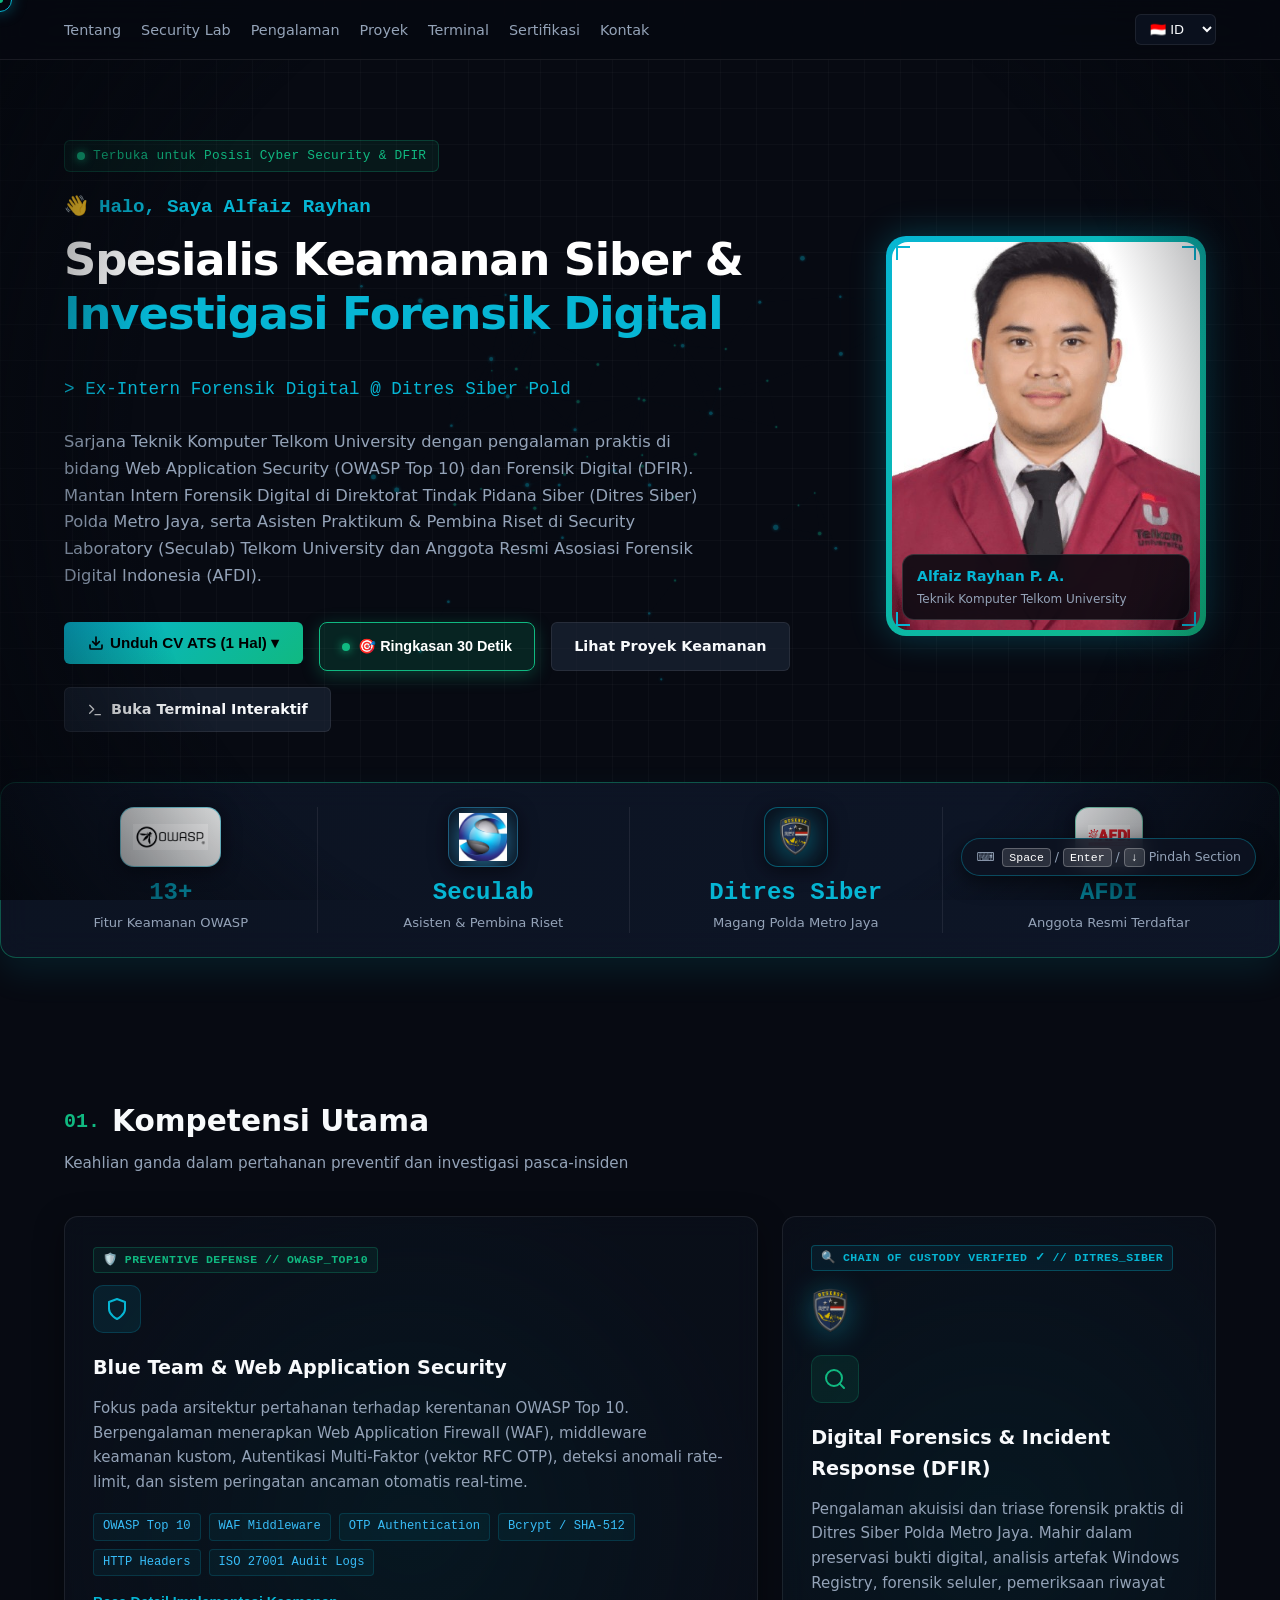
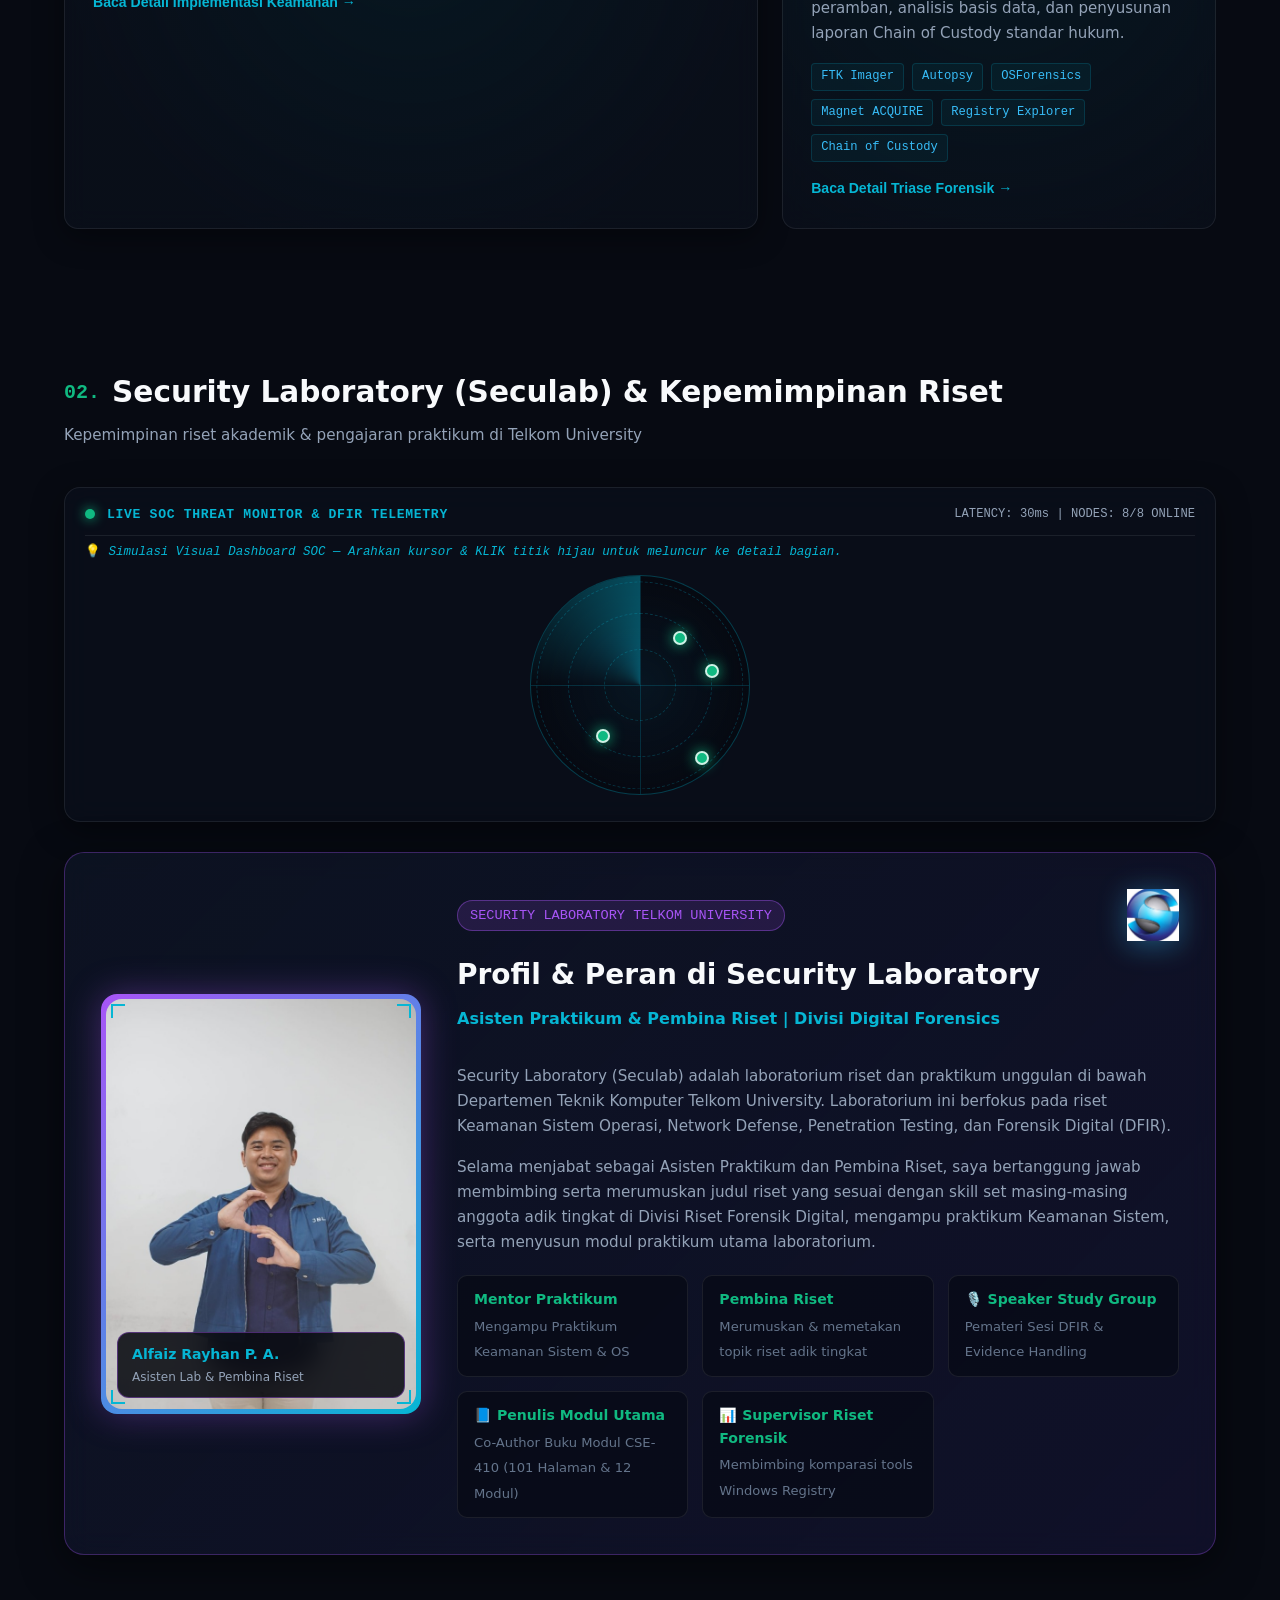
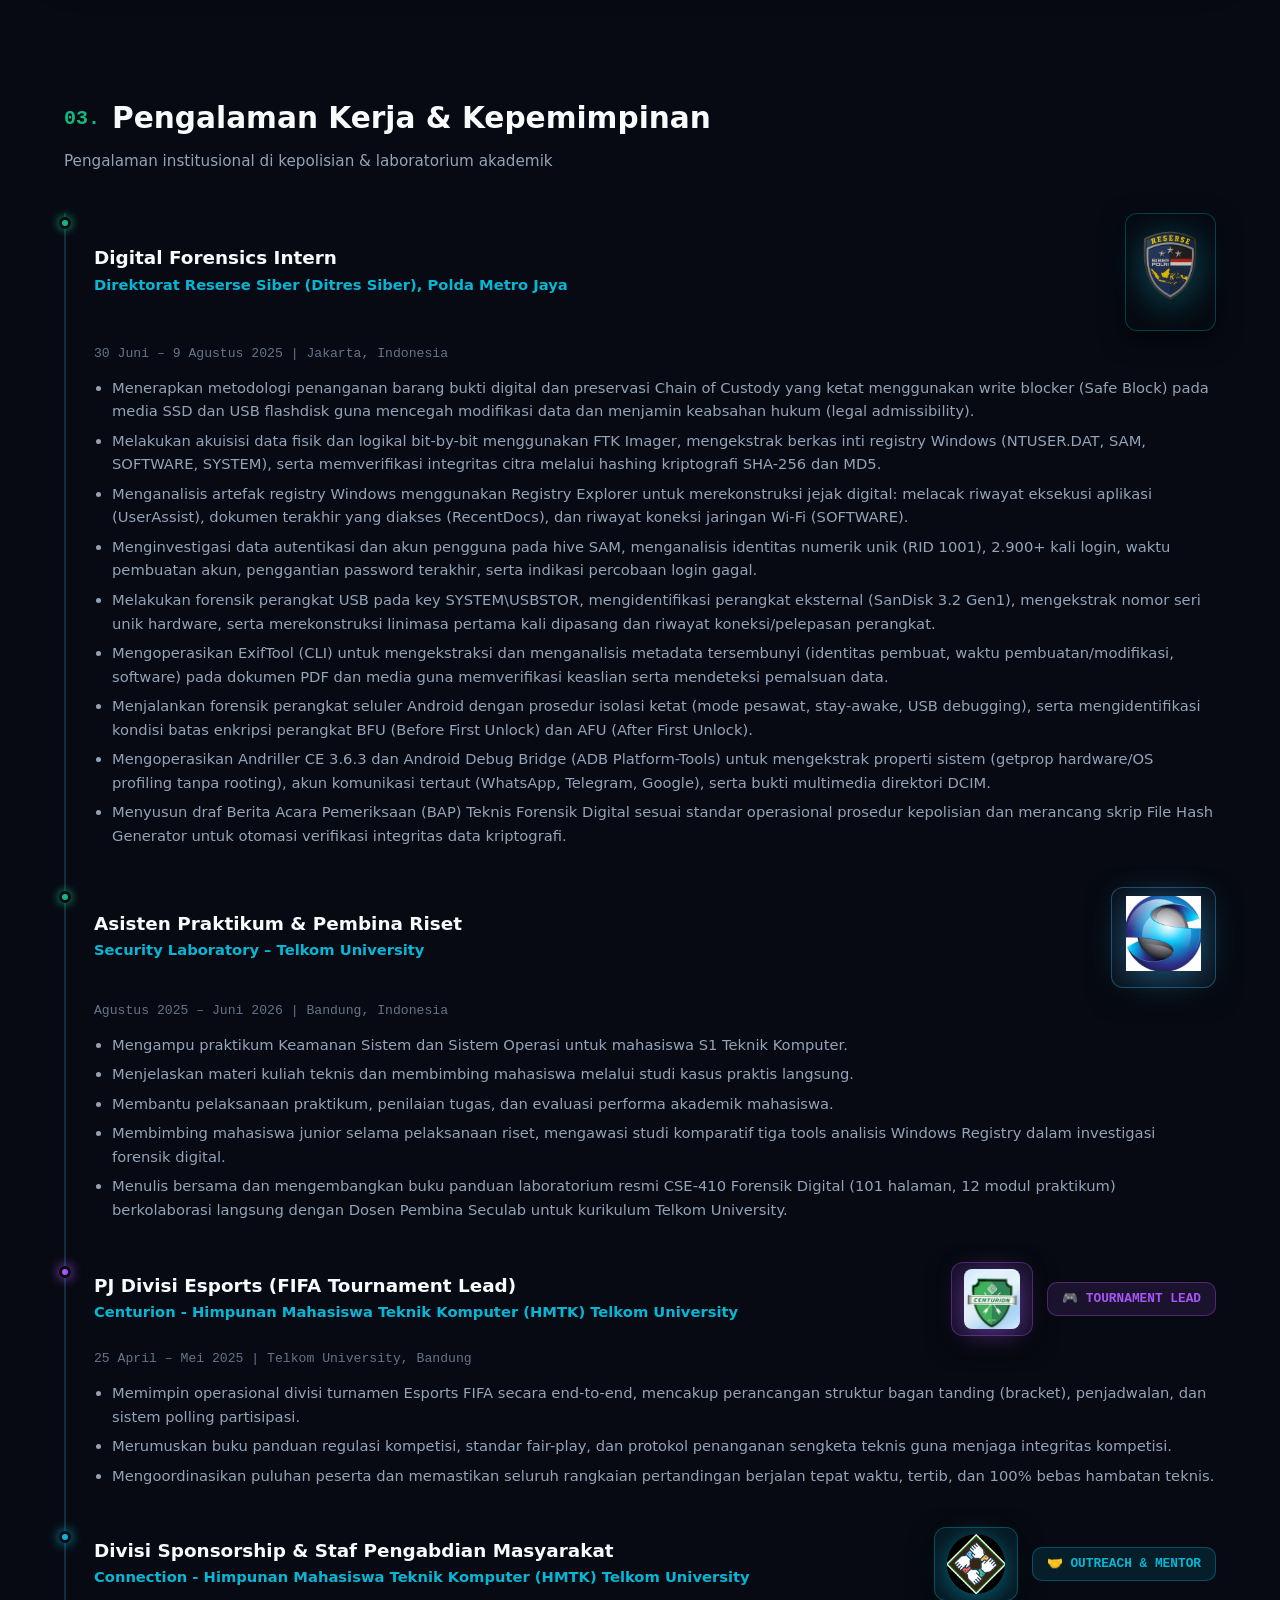
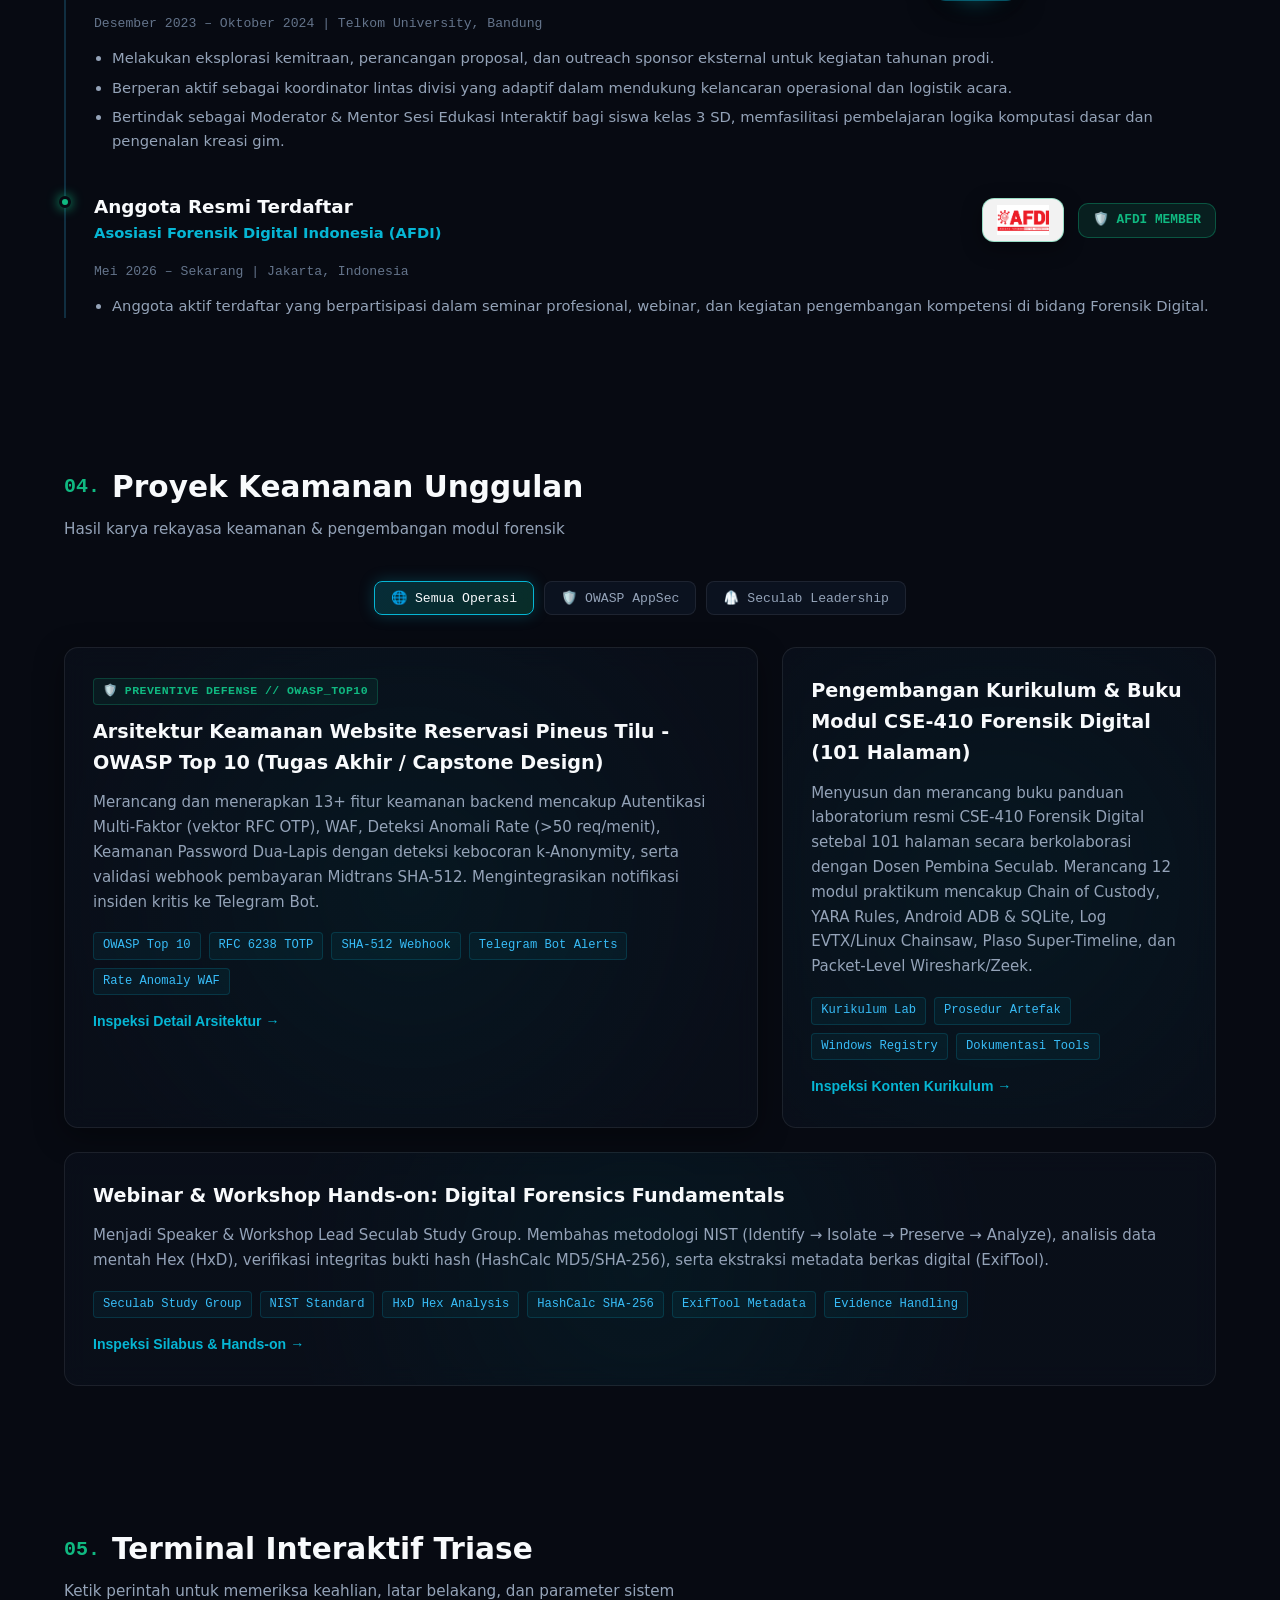
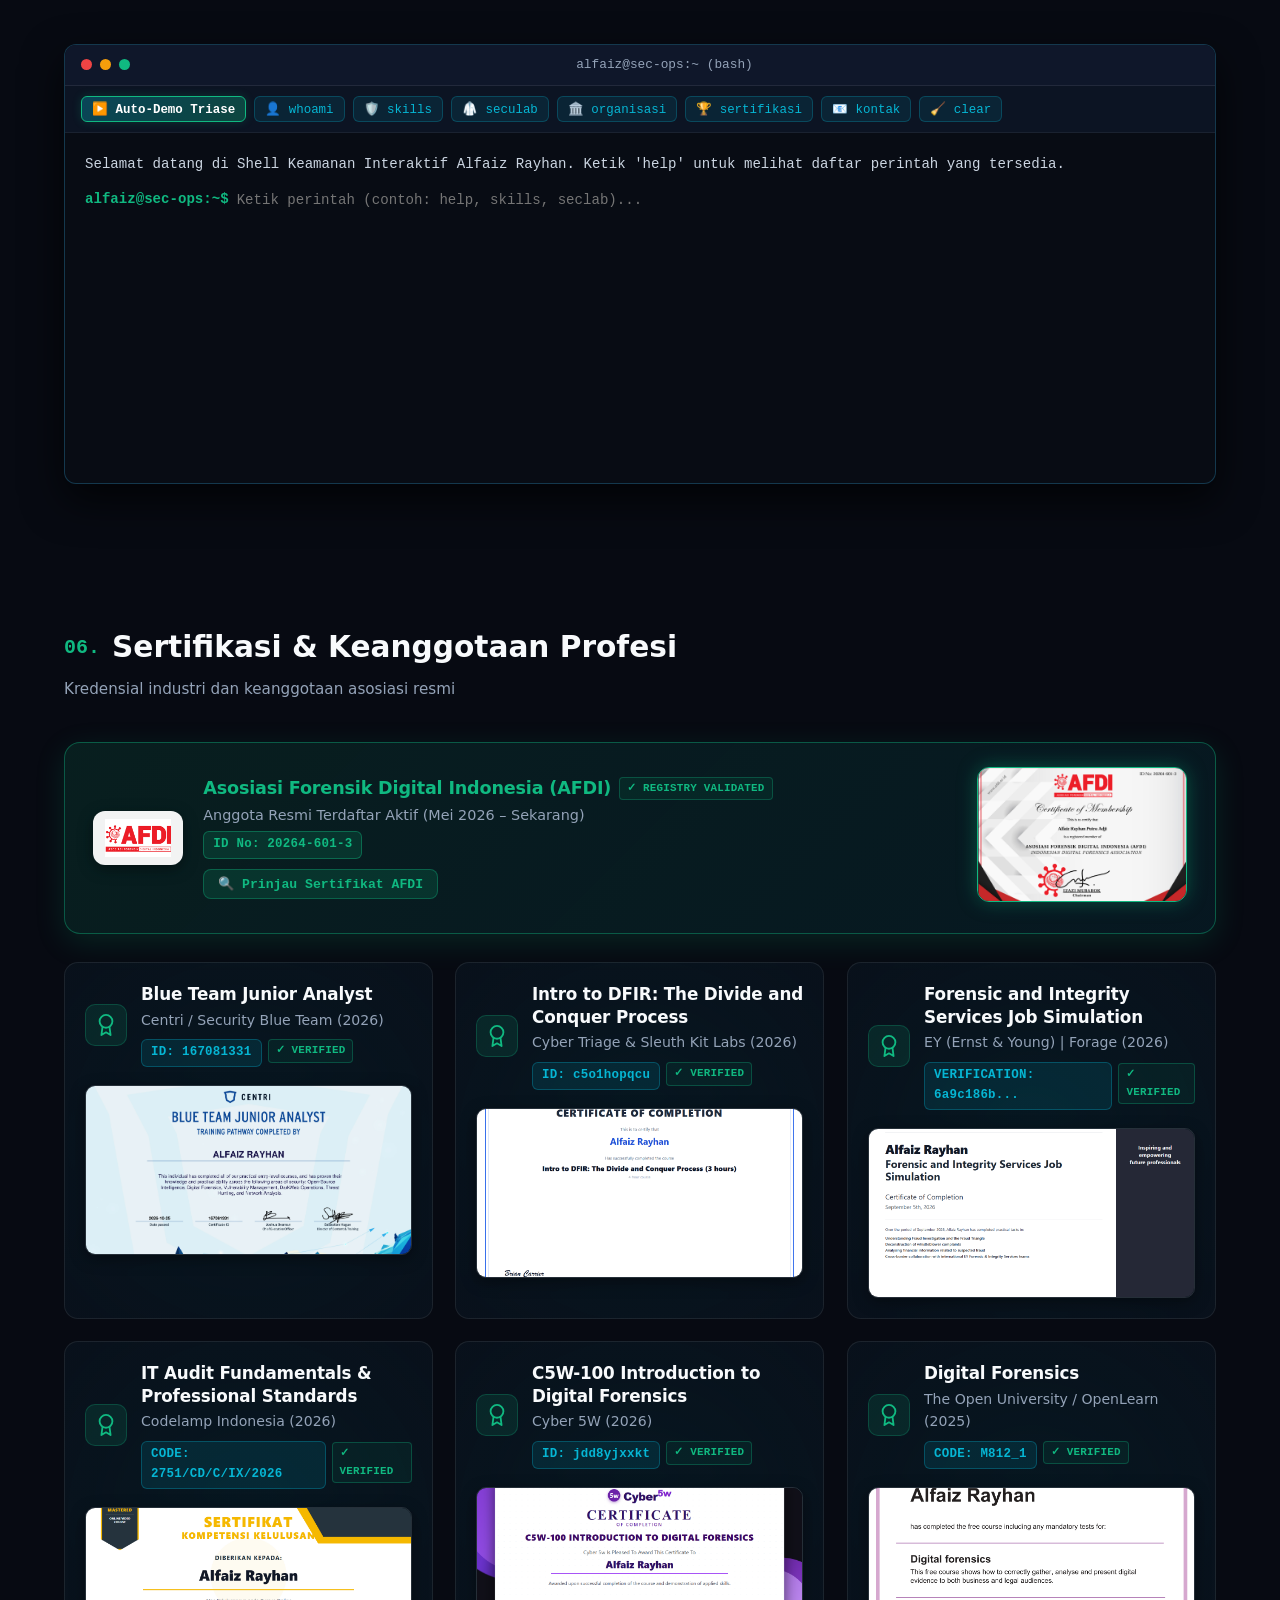
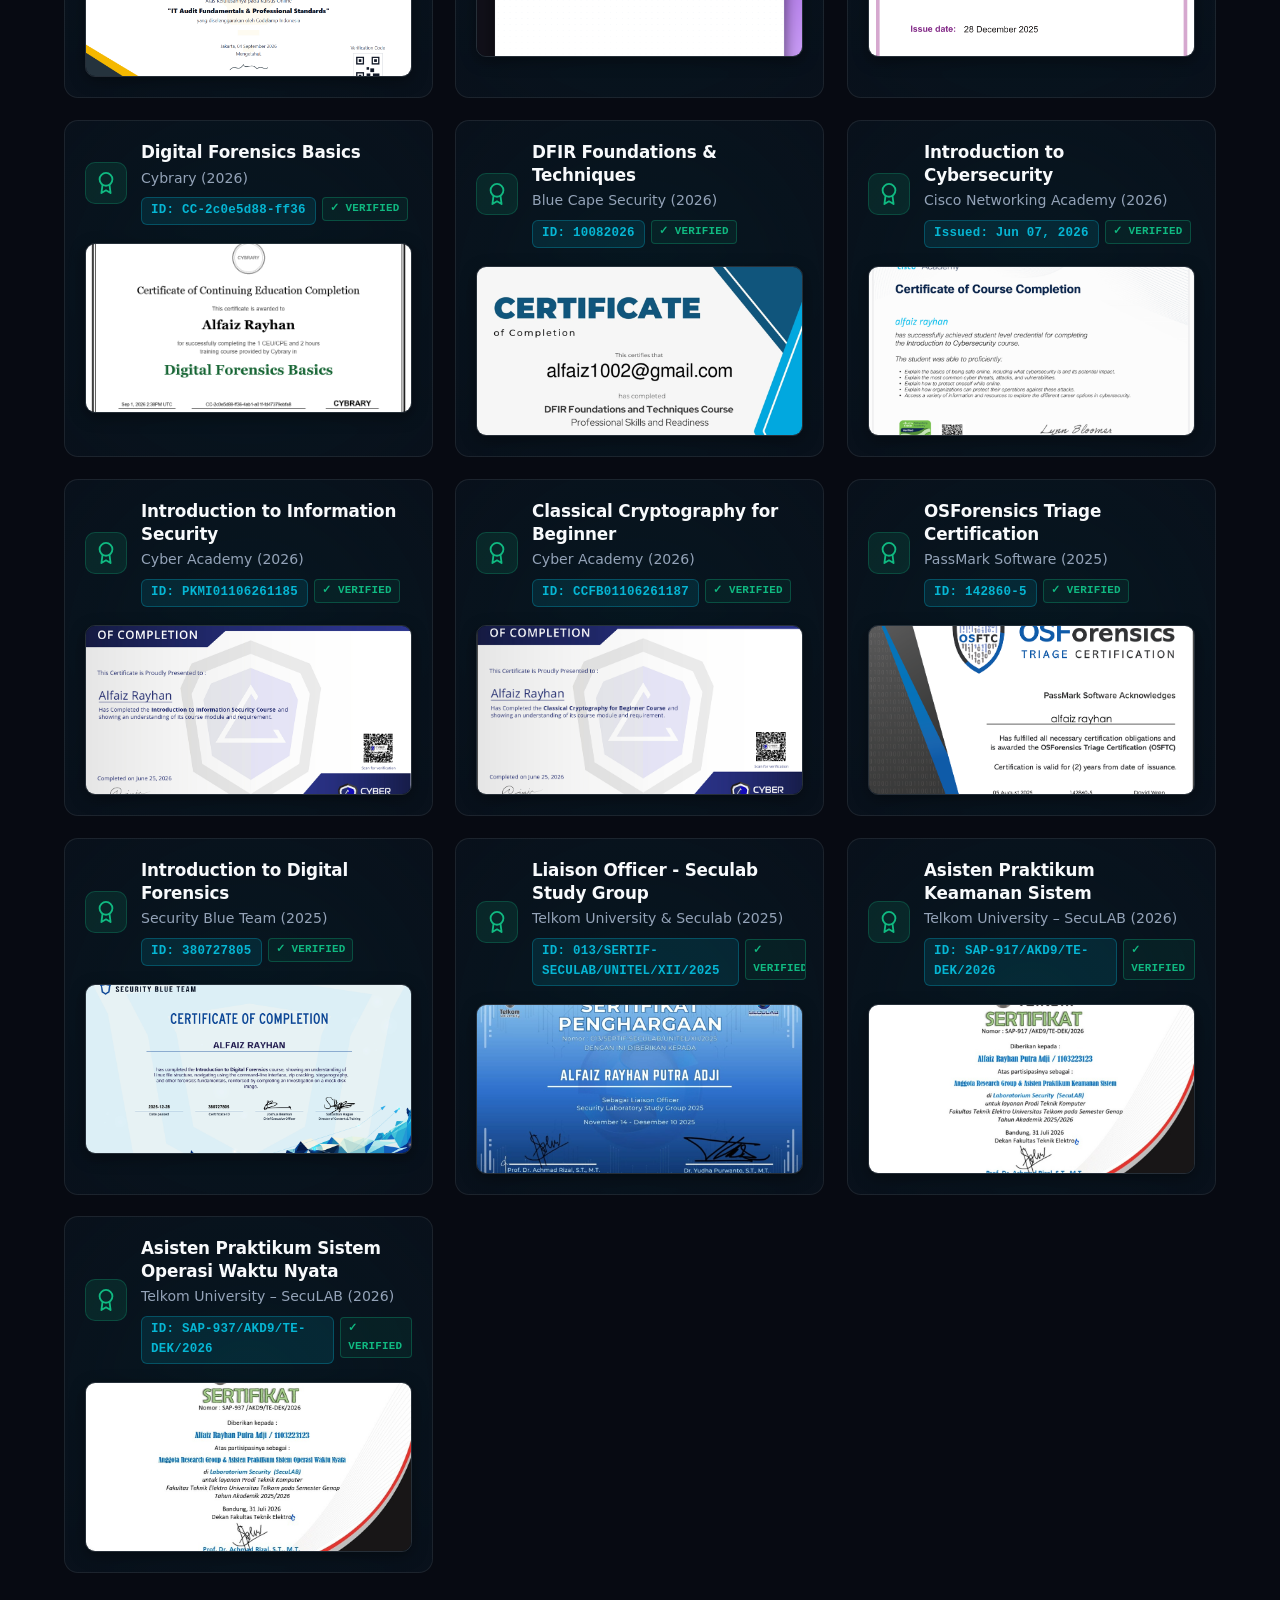
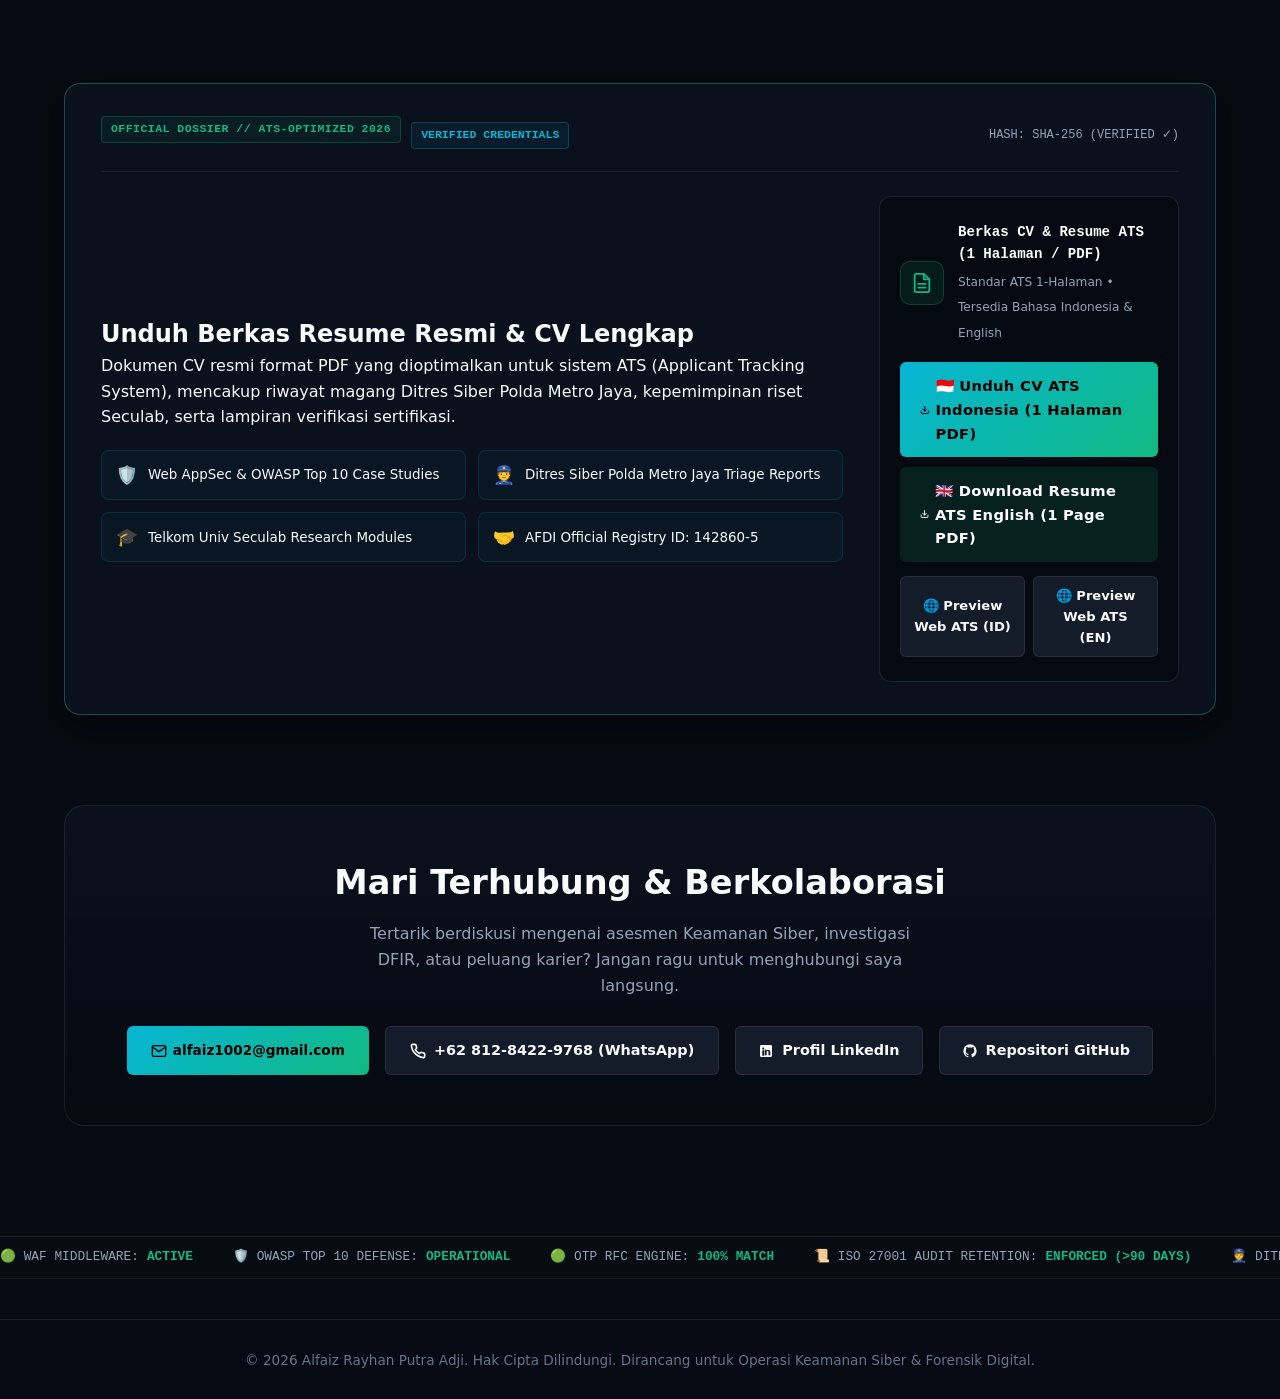
<file: index.html>
<!DOCTYPE html>
<html lang="id">

<head>
  <meta charset="UTF-8">
  <meta name="viewport" content="width=device-width, initial-scale=1.0">
  <title>Alfaiz Rayhan | Spesialis Keamanan Siber & Forensik Digital</title>

  <!-- SECURITY HARDENING META TAGS & CSP (OWASP DEFENSE-IN-DEPTH) -->
  <meta http-equiv="Content-Security-Policy" content="default-src 'self'; script-src 'self' 'unsafe-inline' https://fonts.googleapis.com; style-src 'self' 'unsafe-inline' https://fonts.googleapis.com; font-src 'self' https://fonts.gstatic.com data:; img-src 'self' data: https:; connect-src 'self'; frame-ancestors 'none';">
  <meta http-equiv="X-Content-Type-Options" content="nosniff">
  <meta http-equiv="X-Frame-Options" content="DENY">
  <meta name="referrer" content="strict-origin-when-cross-origin">
  <meta http-equiv="Permissions-Policy" content="camera=(), microphone=(), geolocation=(), payment=()">

  <!-- ANTI-CLICKJACKING FRAME-KILLER SCRIPT -->
  <script>
    if (window.top !== window.self) {
      window.top.location = window.self.location;
    }
  </script>

  <!-- SEO & Open Graph Meta Tags -->
  <meta name="description"
    content="Portofolio Alfaiz Rayhan Putra Adji - Spesialis Keamanan Siber, Web Application Security (OWASP Top 10), dan Forensik Digital (DFIR). Mantan Intern Forensik Digital Ditres Siber Polda Metro Jaya.">
  <meta name="keywords"
    content="Alfaiz Rayhan, Cyber Security, Forensik Digital, DFIR, OWASP Top 10, Penetration Testing, Ditres Siber, Telkom University, Web AppSec">
  <meta name="author" content="Alfaiz Rayhan Putra Adji">

  <meta property="og:title" content="Alfaiz Rayhan | Spesialis Keamanan Siber &amp; Forensik Digital">
  <meta property="og:description"
    content="Memiliki kompetensi ganda di bidang Web Application Security (OWASP Top 10) dan Investigasi Forensik Digital (DFIR). Eks-Intern Ditres Siber Polda Metro Jaya.">
  <meta property="og:type" content="website">
  <meta property="og:url" content="https://alfaiz1002.github.io/ATS_CV/">
  <meta property="og:image" content="https://alfaiz1002.github.io/ATS_CV/images/profile_formal.jpg">

  <meta name="twitter:card" content="summary_large_image">
  <meta name="twitter:title" content="Alfaiz Rayhan | Spesialis Keamanan Siber &amp; DFIR">
  <meta name="twitter:description"
    content="Spesialisasi dalam Blue Team Remediation (OWASP Top 10) dan Investigasi Forensik Digital (DFIR).">
  <meta name="twitter:image" content="https://alfaiz1002.github.io/ATS_CV/images/profile_formal.jpg">

  <!-- Cyber Shield Favicon -->
  <link rel="icon" type="image/svg+xml" href="data:image/svg+xml,<svg xmlns='http://www.w3.org/2000/svg' viewBox='0 0 24 24' fill='%23059669'><path d='M12 22s8-4 8-10V5l-8-3-8 3v7c0 6 8 10 8 10z'/></svg>">

  <!-- Google Fonts & Modular Stylesheet -->
  <link rel="preconnect" href="https://fonts.googleapis.com">
  <link rel="preconnect" href="https://fonts.gstatic.com" crossorigin>
  <link
    href="https://fonts.googleapis.com/css2?family=Fira+Code:wght@400;500;700&family=Inter:wght@300;400;500;600;700;800&display=swap"
    rel="stylesheet">
  <link rel="stylesheet" href="css/style.css">
</head>

<body>

  <!-- SCROLL PROGRESS BAR -->
  <div class="scroll-progress-bar" id="scroll-bar"></div>

  <!-- CUSTOM CYBER PRECISION CURSOR -->
  <div id="custom-cursor"></div>
  <div id="cursor-dot"></div>

  <!-- PARTIKEL LATAR BELAKANG CYBER -->
  <canvas id="cyber-canvas"></canvas>

  <!-- AMBIENT DUAL-TONE CYBER GLOW & VIGNETTE OPTICS (LEVEL DEWA) -->
  <div class="ambient-glow-1"></div>
  <div class="ambient-glow-2"></div>
  <div class="vignette-overlay"></div>

  <!-- NAVBAR HEADER -->
  <nav>
    <div class="container nav-container">
      <ul class="nav-links">
        <li><a href="#about" data-i18n="navAbout">Tentang</a></li>
        <li><a href="#seclab" data-i18n="navSecLab">Security Lab</a></li>
        <li><a href="#experience" data-i18n="navExperience">Pengalaman</a></li>
        <li><a href="#projects" data-i18n="navProjects">Proyek</a></li>
        <li><a href="#terminal" data-i18n="navTerminal">Terminal</a></li>
        <li><a href="#certifications" data-i18n="navCerts">Sertifikasi</a></li>
        <li><a href="#contact" data-i18n="navContact">Kontak</a></li>
      </ul>

      <div class="nav-controls">
        <!-- 6-LANGUAGE SWITCHER DROPDOWN -->
        <select id="lang-select" onchange="setLanguage(this.value)" class="lang-select" aria-label="Select Language">
          <option value="id">🇮🇩 ID</option>
          <option value="en">🇬🇧 EN</option>
          <option value="ja">🇯🇵 JP</option>
          <option value="ko">🇰🇷 KR</option>
          <option value="es">🇪🇸 ES</option>
          <option value="fr">🇫🇷 FR</option>
        </select>

        <!-- HAMBURGER MENU BUTTON UNTUK HP -->
        <button class="mobile-menu-toggle" id="mobile-menu-toggle" onclick="window.toggleMobileMenu()" aria-label="Toggle Mobile Menu">
          <span class="hamburger-bar"></span>
          <span class="hamburger-bar"></span>
          <span class="hamburger-bar"></span>
        </button>
      </div>
    </div>
  </nav>

  <main>
    <!-- HERO SECTION DENGAN FOTO FORMAL -->
    <header class="hero" id="hero">
      <div class="container">
        <div class="hero-grid">
          <div class="hero-header-text">
            <div class="hero-badge">
              <span class="pulse-dot"></span> <span data-i18n="heroBadge">Terbuka untuk Posisi Cyber Security &amp;
                DFIR</span>
            </div>
            <div class="hero-greeting" data-i18n="heroGreeting">👋 Halo, Saya Alfaiz Rayhan</div>
            <h1 class="hero-title" data-i18n="heroTitle">
              Spesialis Keamanan Siber &amp; <span>Investigasi Forensik Digital</span>
            </h1>
          </div>

          <!-- BINGKAI FOTO FORMAL HERO -->
          <div class="hero-photo-wrapper">
            <div class="formal-avatar-frame">
              <div class="target-corner top-left"></div>
              <div class="target-corner top-right"></div>
              <div class="target-corner bottom-left"></div>
              <div class="target-corner bottom-right"></div>
              <img id="hero-avatar-img" src="images/profile_formal.jpg" alt="Foto Profil Formal Alfaiz Rayhan"
                class="avatar-img" onerror="this.onerror=null; this.src='profile_formal.jpg';">
              <div class="avatar-overlay-badge">
                <div>
                  <strong>Alfaiz Rayhan P. A.</strong>
                  <span id="hero-avatar-role" style="font-size: 0.75rem; color: var(--text-muted);"
                    data-i18n="heroAvatarRoleFormal">Teknik Komputer Telkom University</span>
                </div>
              </div>
            </div>
          </div>

          <div class="hero-body-text">
            <div class="typing-container">
              &gt;&nbsp;<span id="typing-text"></span>
            </div>
            <p class="hero-desc" data-i18n="heroDesc">
              Sarjana Teknik Komputer Telkom University dengan pengalaman praktis di bidang Web Application Security
              (OWASP Top 10) dan Forensik Digital (DFIR). Mantan Intern Forensik Digital di Direktorat Tindak Pidana
              Siber (Ditres Siber) Polda Metro Jaya, serta Asisten Praktikum &amp; Pembina Riset di Security Laboratory
              (Seculab) Telkom University dan Anggota Resmi Asosiasi Forensik Digital Indonesia (AFDI).
            </p>
            <div class="hero-buttons">
              <div class="cv-dropdown-wrapper">
                <button onclick="window.toggleCvDropdown(event)" class="btn-cta"
                  style="padding: 12px 24px; font-size: 0.95rem; cursor: pointer;">
                  <svg aria-hidden="true" width="16" height="16" viewBox="0 0 24 24" fill="none" stroke="currentColor"
                    stroke-width="2.5" stroke-linecap="round" stroke-linejoin="round">
                    <path d="M21 15v4a2 2 0 0 1-2 2H5a2 2 0 0 1-2-2v-4" />
                    <polyline points="7 10 12 15 17 10" />
                    <line x1="12" y1="15" x2="12" y2="3" />
                  </svg>
                  <span data-i18n="btnDownloadCV">Unduh CV (PDF) ▾</span>
                </button>
                <div id="cv-dropdown-menu" class="cv-dropdown-menu">
                  <a href="CV_ATS_Alfaiz_Rayhan_Putra_Adji_CyberSecurity.pdf" target="_blank" rel="noopener noreferrer" class="cv-dropdown-item">
                    <span>🇮🇩</span> <span>CV ATS Indonesia (1 Halaman PDF)</span>
                  </a>
                  <a href="Resume_ATS_Alfaiz_Rayhan_Putra_Adji_CyberSecurity_DFIR.pdf" target="_blank" rel="noopener noreferrer" class="cv-dropdown-item">
                    <span>🇬🇧</span> <span>Resume ATS English (1 Page PDF)</span>
                  </a>
                  <a href="cv_alfaiz_rayhan_id.html" target="_blank" rel="noopener noreferrer" class="cv-dropdown-item" style="border-top: 1px solid rgba(255,255,255,0.08);">
                    <span>🌐</span> <span>Tampilan Web ATS (ID)</span>
                  </a>
                  <a href="cv_alfaiz_rayhan.html" target="_blank" rel="noopener noreferrer" class="cv-dropdown-item">
                    <span>🌐</span> <span>Web ATS View (EN)</span>
                  </a>
                </div>
              </div>
              <button onclick="openModal('hrd-modal')" class="btn-hrd-quickview" style="background: rgba(16, 185, 129, 0.15); border: 1.5px solid var(--accent-emerald); color: #ffffff; padding: 12px 22px; font-size: 0.9rem; border-radius: 8px; font-weight: 600; cursor: pointer; display: inline-flex; align-items: center; gap: 8px; transition: all 0.25s ease; box-shadow: 0 4px 18px rgba(16, 185, 129, 0.3);">
                <span class="pulse-dot" style="background: var(--accent-emerald);"></span>
                <span data-i18n="btnSummary30Sec">🎯 Ringkasan 30 Detik</span>
              </button>
              <a href="#projects" class="btn-secondary" style="padding: 12px 22px; font-size: 0.9rem;">
                <span data-i18n="btnViewProjects">Lihat Proyek Keamanan</span>
              </a>
              <a href="#terminal" class="btn-secondary font-mono">
                <svg aria-hidden="true" width="16" height="16" viewBox="0 0 24 24" fill="none" stroke="currentColor"
                  stroke-width="2" stroke-linecap="round" stroke-linejoin="round">
                  <polyline points="4 17 10 11 4 5" />
                  <line x1="12" y1="19" x2="20" y2="19" />
                </svg>
                <span data-i18n="btnOpenTerminal">Buka Terminal Interaktif</span>
              </a>
            </div>
          </div>
        </div>
        </div>

        <!-- COMMAND-CENTER FLOATING STATS HUD (LEVEL DEWA 2026) -->
        <div class="stats-bar">
          <div class="stat-item">
            <div class="hud-badge-icon"
              style="background: rgba(255, 255, 255, 0.95); border-color: rgba(6, 182, 212, 0.5); padding: 6px 12px;">
              <img src="images/logo_owasp.png" alt="OWASP Logo" style="height: 26px; width: auto; object-fit: contain;">
            </div>
            <div class="stat-number" data-i18n="statOwaspNum">13+ Fitur</div>
            <div class="stat-label" data-i18n="statOwaspLabel">Web Security OWASP</div>
          </div>

          <div class="stat-item">
            <div class="hud-badge-icon"
              style="background: rgba(10, 15, 26, 0.85); border-color: rgba(56, 189, 248, 0.45); padding: 4px 10px;">
              <img src="images/logo_seculab.png" alt="Seculab Logo"
                style="height: 48px; width: auto; filter: drop-shadow(0 4px 14px rgba(56, 189, 248, 0.6));">
            </div>
            <div class="stat-number" data-i18n="statSecLabNum">Seculab</div>
            <div class="stat-label" data-i18n="statSecLabLabel">Asisten &amp; Pembina Riset</div>
          </div>

          <div class="stat-item">
            <div class="hud-badge-icon"
              style="background: rgba(10, 15, 26, 0.85); border-color: rgba(6, 182, 212, 0.45); padding: 4px 10px;">
              <img src="images/logo_siber_polri.png" alt="Siber POLRI Shield"
                style="height: 52px; width: auto; filter: drop-shadow(0 4px 14px rgba(6, 182, 212, 0.6));">
            </div>
            <div class="stat-number" data-i18n="statSiberNum">Ditres Siber</div>
            <div class="stat-label" data-i18n="statSiberLabel">Magang Polda Metro Jaya</div>
          </div>

          <div class="stat-item">
            <div class="hud-badge-icon"
              style="background: rgba(255, 255, 255, 0.95); border-color: rgba(16, 185, 129, 0.5); padding: 6px 12px;">
              <img src="images/logo_afdi.png" alt="AFDI Logo" style="height: 24px; width: auto; object-fit: contain;">
            </div>
            <div class="stat-number" data-i18n="statAfdiNum">AFDI</div>
            <div class="stat-label" data-i18n="statAfdiLabel">Anggota Resmi Terdaftar</div>
          </div>
        </div>
      </div>
    </header>

    <!-- SECTION 01: TENTANG & KOMPETENSI UTAMA (BENTO GRID) -->
    <section id="about">
      <div class="container">
        <div class="section-header">
          <div class="section-title">
            <span class="section-num" data-i18n="sec1Num">01.</span> <span data-i18n="sec1Title">Kompetensi Utama</span>
          </div>
          <p class="section-subtitle" data-i18n="sec1Sub">Keahlian ganda dalam pertahanan preventif dan investigasi
            pasca-insiden</p>
        </div>

        <div class="bento-grid">
          <div class="glass-card bento-featured" data-category="appsec">
            <div class="dossier-stamp">🛡️ PREVENTIVE DEFENSE // OWASP_TOP10</div>
            <div class="card-icon">
              <!-- Icon Perisai -->
              <svg aria-hidden="true" width="24" height="24" viewBox="0 0 24 24" fill="none" stroke="currentColor"
                stroke-width="2" stroke-linecap="round" stroke-linejoin="round">
                <path d="M12 22s8-4 8-10V5l-8-3-8 3v7c0 6 8 10 8 10z" />
              </svg>
            </div>
            <h3 class="card-title" data-i18n="card1Title">Blue Team &amp; Web Application Security</h3>
            <p class="card-text" data-i18n="card1Text">
              Fokus pada arsitektur pertahanan terhadap kerentanan OWASP Top 10. Berpengalaman menerapkan Web
              Application
              Firewall (WAF), middleware keamanan kustom, Autentikasi Multi-Faktor (vektor RFC OTP), deteksi anomali
              rate-limit, dan sistem peringatan ancaman otomatis real-time.
            </p>
            <div class="badge-list">
              <span class="tech-tag">OWASP Top 10</span>
              <span class="tech-tag">WAF Middleware</span>
              <span class="tech-tag">OTP Authentication</span>
              <span class="tech-tag">Bcrypt / SHA-512</span>
              <span class="tech-tag">HTTP Headers</span>
              <span class="tech-tag">ISO 27001 Audit Logs</span>
            </div>
            <button class="btn-modal-trigger" onclick="openModal('appsec-modal')">
              <span data-i18n="card1Btn">Baca Detail Implementasi Keamanan &rarr;</span>
            </button>
          </div>

          <div class="glass-card bento-side" data-category="dfir">
            <div
              style="display: flex; align-items: center; justify-content: space-between; gap: 12px; margin-bottom: 14px; flex-wrap: wrap;">
              <div class="dossier-stamp"
                style="color: var(--accent-cyan); border-color: rgba(6, 182, 212, 0.3); background: rgba(6, 182, 212, 0.08); margin-bottom: 0;">
                🔍 CHAIN OF CUSTODY VERIFIED ✓ // DITRES_SIBER</div>
              <img src="images/logo_siber_polri.png" alt="Logo Siber POLRI" class="siber-polri-bento-badge"
                style="height: 58px; filter: drop-shadow(0 4px 15px rgba(6, 182, 212, 0.4)); flex-shrink: 0;">
            </div>
            <div class="card-icon"
              style="background: rgba(16, 185, 129, 0.1); border-color: rgba(16, 185, 129, 0.2); color: var(--accent-emerald);">
              <!-- Icon Kaca Pembesar -->
              <svg aria-hidden="true" width="24" height="24" viewBox="0 0 24 24" fill="none" stroke="currentColor"
                stroke-width="2" stroke-linecap="round" stroke-linejoin="round">
                <circle cx="11" cy="11" r="8" />
                <line x1="21" y1="21" x2="16.65" y2="16.65" />
              </svg>
            </div>
            <h3 class="card-title" data-i18n="card2Title">Digital Forensics &amp; Incident Response (DFIR)</h3>
            <p class="card-text" data-i18n="card2Text">
              Pengalaman akuisisi dan triase forensik praktis di Ditres Siber Polda Metro Jaya. Mahir dalam preservasi
              bukti digital, analisis artefak Windows Registry, forensik seluler, pemeriksaan riwayat peramban, analisis
              basis data, dan penyusunan laporan Chain of Custody standar hukum.
            </p>
            <div class="badge-list">
              <span class="tech-tag">FTK Imager</span>
              <span class="tech-tag">Autopsy</span>
              <span class="tech-tag">OSForensics</span>
              <span class="tech-tag">Magnet ACQUIRE</span>
              <span class="tech-tag">Registry Explorer</span>
              <span class="tech-tag">Chain of Custody</span>
            </div>
            <button class="btn-modal-trigger" onclick="openModal('dfir-modal')">
              <span data-i18n="card2Btn">Baca Detail Triase Forensik &rarr;</span>
            </button>
          </div>
        </div>
      </div>
    </section>

    <!-- SECTION 02: SHOWCASE KHUSUS SECURITY LABORATORY (SECLAB) -->
    <section id="seclab">
      <div class="container">
        <div class="section-header">
          <div class="section-title">
            <span class="section-num" data-i18n="sec2Num">02.</span> <span data-i18n="sec2Title">Security Laboratory
              (Seculab) &amp; Kepemimpinan Riset</span>
          </div>
          <p class="section-subtitle" data-i18n="sec2Sub">Kepemimpinan riset akademik &amp; pengajaran praktikum di
            Telkom
            University</p>
        </div>

        <!-- LEVEL DEWA SOC RADAR THREAT WIDGET -->
        <div class="soc-radar-container">
          <div class="radar-header">
            <div class="radar-status-dot"></div>
            <span class="radar-title">LIVE SOC THREAT MONITOR &amp; DFIR TELEMETRY</span>
            <span class="radar-ping-counter">LATENCY: <span id="radar-ms">24ms</span> | NODES: 8/8 ONLINE</span>
          </div>
          <div class="radar-subtitle-note" data-i18n="radarNote">
            💡 <i>Simulasi Visual Dashboard SOC — Arahkan kursor &amp; KLIK titik hijau untuk meluncur langsung ke
              detail bagian.</i>
          </div>
          <div class="radar-body">
            <div class="radar-sweep"></div>
            <div class="radar-circle circle-1"></div>
            <div class="radar-circle circle-2"></div>
            <div class="radar-circle circle-3"></div>
            <div class="radar-axis axis-x"></div>
            <div class="radar-axis axis-y"></div>
            <!-- Radar Threat Nodes (Clickable Interactive Navigation) -->
            <div class="radar-node node-1" onclick="navigateToNode('experience', 'Ditres Siber Polda Metro Jaya')"
              title="Klik: Meluncur ke Ditres Siber Polda Metro Jaya"
              data-label="Ditres Siber Polda Metro Jaya (DFIR Triage)"></div>
            <div class="radar-node node-2" onclick="navigateToNode('seclab', 'Seculab Telkom University')"
              title="Klik: Meluncur ke Seculab Telkom University" data-label="Seculab Telkom Univ (Research Division)">
            </div>
            <div class="radar-node node-3" onclick="openModal('appsec-modal')"
              title="Klik: Buka Detail WAF &amp; OWASP Shield"
              data-label="WAF &amp; OWASP Defensive Shield (Pineus Tilu)"></div>
            <div class="radar-node node-4" onclick="navigateToNode('certifications', 'AFDI Official Registry')"
              title="Klik: Meluncur ke Sertifikasi AFDI" data-label="AFDI Official Forensic Registry"></div>
          </div>
        </div>

        <div class="seclab-card">
          <div class="seclab-grid">
            <div class="seclab-header-text">
              <div
                style="display: flex; align-items: center; justify-content: space-between; gap: 16px; margin-bottom: 12px; flex-wrap: wrap;">
                <span class="seclab-tag" style="margin-bottom: 0;" data-i18n="seclabTag">SECURITY LABORATORY TELKOM
                  UNIVERSITY</span>
                <img src="images/logo_seculab.png" alt="Logo Seculab Telkom University"
                  style="height: 52px; width: auto; filter: drop-shadow(0 4px 14px rgba(56, 189, 248, 0.4)); flex-shrink: 0;">
              </div>
              <h3 class="seclab-title" data-i18n="seclabTitle">Profil &amp; Peran di Security Laboratory</h3>
              <div class="seclab-subtitle" data-i18n="seclabSub">Asisten Praktikum &amp; Pembina Riset | Divisi Digital
                Forensics</div>
            </div>

            <!-- BINGKAI FOTO JAKET LAB SECURITY -->
            <div class="seclab-photo-frame">
              <div class="target-corner top-left"></div>
              <div class="target-corner top-right"></div>
              <div class="target-corner bottom-left"></div>
              <div class="target-corner bottom-right"></div>
              <img src="images/profile_lab.jpg" alt="Foto Alfaiz Rayhan Jaket Lab Security" class="avatar-img"
                onerror="this.onerror=null; this.src='profile_lab.jpg';">
              <div class="avatar-overlay-badge" style="border-color: rgba(168, 85, 247, 0.4);">
                <div>
                  <strong>Alfaiz Rayhan P. A.</strong>
                  <span style="font-size: 0.75rem; color: var(--text-muted);" data-i18n="seclabBadgeSub">Asisten Lab
                    &amp; Pembina Riset</span>
                </div>
              </div>
            </div>

            <!-- DESKRIPSI DAN PENJELASAN SECLAB -->
            <div class="seclab-body-text">
              <p class="seclab-desc" data-i18n="seclabDesc1">
                Security Laboratory (Seculab) adalah laboratorium riset dan praktikum unggulan di bawah Departemen
                Teknik
                Komputer Telkom University. Laboratorium ini berfokus pada riset Keamanan Sistem Operasi, Network
                Defense,
                Penetration Testing, dan Forensik Digital (DFIR).
              </p>
              <p class="seclab-desc" data-i18n="seclabDesc2">
                Selama menjabat sebagai Asisten Praktikum dan Pembina Riset, saya bertanggung jawab membimbing serta
                merumuskan judul riset yang sesuai dengan skill set masing-masing anggota adik tingkat di Divisi Riset
                Forensik Digital, mengampu praktikum Keamanan Sistem, serta menyusun modul praktikum utama laboratorium.
              </p>

              <div class="seclab-highlights">
                <div class="h-item">
                  <strong data-i18n="hMentor">👨‍🏫 Mentor Praktikum</strong>
                  <span data-i18n="hMentorSub">Mengampu Praktikum Keamanan Sistem &amp; OS</span>
                </div>
                <div class="h-item">
                  <strong data-i18n="hAdvisor">🎯 Pembina Riset</strong>
                  <span data-i18n="hAdvisorSub">Merumuskan &amp; memetakan topik riset adik tingkat</span>
                </div>
                <div class="h-item">
                  <strong data-i18n="hSpeaker">🎙️ Speaker Study Group</strong>
                  <span data-i18n="hSpeakerSub">Pemateri Sesi DFIR &amp; Evidence Handling</span>
                </div>
                <div class="h-item">
                  <strong data-i18n="hAuthor">📘 Penulis Modul Utama</strong>
                  <span data-i18n="hAuthorSub">Menyusun 4 Modul Praktikum &amp; Prosedur DFIR</span>
                </div>
                <div class="h-item">
                  <strong data-i18n="hSupervisor">📊 Supervisor Riset Forensik</strong>
                  <span data-i18n="hSupervisorSub">Membimbing komparasi tools Windows Registry</span>
                </div>
              </div>
            </div>
          </div>
        </div>
      </div>
    </section>

    <!-- SECTION 03: PENGALAMAN KERJA & ORGANISASI -->
    <section id="experience">
      <div class="container">
        <div class="section-header">
          <div class="section-title">
            <span class="section-num" data-i18n="sec3Num">03.</span> <span data-i18n="sec3Title">Pengalaman Kerja &amp;
              Kepemimpinan</span>
          </div>
          <p class="section-subtitle" data-i18n="sec3Sub">Pengalaman institusional di kepolisian &amp; laboratorium
            akademik</p>
        </div>

        <div class="timeline">
          <div class="timeline-item" data-category="dfir">
            <div class="timeline-dot"></div>
            <div class="timeline-header-flex"
              style="display: flex; align-items: center; justify-content: space-between; gap: 20px; margin-bottom: 12px; flex-wrap: wrap;">
              <div>
                <div class="timeline-role" data-i18n="exp1Role">Digital Forensics Intern</div>
                <div class="timeline-company" data-i18n="exp1Company">Direktorat Tindak Pidana Siber (Ditres Siber),
                  Polda Metro Jaya</div>
              </div>
              <div class="timeline-siber-shield-box"
                style="background: rgba(6, 9, 17, 0.7); border: 1px solid rgba(6, 182, 212, 0.3); padding: 8px 14px; border-radius: 12px; box-shadow: 0 8px 24px rgba(0,0,0,0.6); flex-shrink: 0;">
                <img src="images/logo_siber_polri.png" alt="Logo Reserse Siber POLRI"
                  style="height: 92px; filter: drop-shadow(0 6px 18px rgba(6, 182, 212, 0.4));">
              </div>
            </div>
            <div class="timeline-date" data-i18n="exp1Date">30 Juni 2025 – 9 Agustus 2025 | Jakarta, Indonesia</div>
            <ul class="timeline-bullets">
              <li data-i18n="exp1Bullet1">Menerapkan metodologi penanganan barang bukti digital dan preservasi Chain of Custody yang ketat menggunakan write blocker (Safe Block) pada media SSD dan USB flashdisk guna mencegah modifikasi data dan menjamin keabsahan hukum (legal admissibility).</li>
              <li data-i18n="exp1Bullet2">Melakukan akuisisi data fisik dan logikal bit-by-bit menggunakan FTK Imager, mengekstrak berkas inti registry Windows (NTUSER.DAT, SAM, SOFTWARE, SYSTEM), serta memverifikasi integritas citra melalui hashing kriptografi SHA-256 dan MD5.</li>
              <li data-i18n="exp1Bullet3">Menganalisis artefak registry Windows menggunakan Registry Explorer untuk merekonstruksi jejak digital: melacak riwayat eksekusi aplikasi (UserAssist), dokumen terakhir yang diakses (RecentDocs), dan riwayat koneksi jaringan Wi-Fi (SOFTWARE).</li>
              <li data-i18n="exp1Bullet4">Menginvestigasi data autentikasi dan akun pengguna pada hive SAM, menganalisis identitas numerik unik (RID 1001), 2.900+ kali login, waktu pembuatan akun, penggantian password terakhir, serta indikasi percobaan login gagal.</li>
              <li data-i18n="exp1Bullet5">Melakukan forensik perangkat USB pada key SYSTEM\USBSTOR, mengidentifikasi perangkat eksternal (SanDisk 3.2 Gen1), mengekstrak nomor seri unik hardware, serta merekonstruksi linimasa pertama kali dipasang dan riwayat koneksi/pelepasan perangkat.</li>
              <li data-i18n="exp1Bullet6">Mengoperasikan ExifTool (CLI) untuk mengekstraksi dan menganalisis metadata tersembunyi (identitas pembuat, waktu pembuatan/modifikasi, software) pada dokumen PDF dan media guna memverifikasi keaslian serta mendeteksi pemalsuan data.</li>
              <li data-i18n="exp1Bullet7">Menjalankan forensik perangkat seluler Android dengan prosedur isolasi ketat (mode pesawat, stay-awake, USB debugging), serta mengidentifikasi kondisi batas enkripsi perangkat BFU (Before First Unlock) dan AFU (After First Unlock).</li>
              <li data-i18n="exp1Bullet8">Mengoperasikan Andriller CE 3.6.3 dan Android Debug Bridge (ADB Platform-Tools) untuk mengekstrak properti sistem (getprop hardware/OS profiling tanpa rooting), akun komunikasi tertaut (WhatsApp, Telegram, Google), serta bukti multimedia direktori DCIM.</li>
              <li data-i18n="exp1Bullet9">Menyusun draf Berita Acara Pemeriksaan (BAP) Teknis Forensik Digital sesuai standar operasional prosedur kepolisian dan merancang skrip File Hash Generator untuk otomasi verifikasi integritas data kriptografi.</li>
            </ul>
          </div>

          <div class="timeline-item" data-category="seculab">
            <div class="timeline-dot"></div>
            <div class="timeline-header-flex"
              style="display: flex; align-items: center; justify-content: space-between; gap: 20px; margin-bottom: 12px; flex-wrap: wrap;">
              <div>
                <div class="timeline-role" data-i18n="exp2Role">Asisten Praktikum &amp; Pembina Riset</div>
                <div class="timeline-company" data-i18n="exp2Company">Security Laboratory – Telkom University</div>
              </div>
              <div class="timeline-seculab-logo-box"
                style="background: rgba(10, 15, 26, 0.85); border: 1px solid rgba(56, 189, 248, 0.35); padding: 8px 14px; border-radius: 12px; box-shadow: 0 8px 24px rgba(0,0,0,0.6); flex-shrink: 0;">
                <img src="images/logo_seculab.png" alt="Logo Seculab Telkom University"
                  style="height: 75px; width: auto; filter: drop-shadow(0 6px 18px rgba(56, 189, 248, 0.45));">
              </div>
            </div>
            <div class="timeline-date" data-i18n="exp2Date">Agustus 2025 – Juni 2026 | Bandung, Indonesia</div>
            <ul class="timeline-bullets">
              <li data-i18n="exp2Bullet1">Mengampu praktikum Keamanan Sistem dan Sistem Operasi untuk mahasiswa S1 Teknik Komputer.</li>
              <li data-i18n="exp2Bullet2">Menjelaskan materi kuliah teknis dan membimbing mahasiswa melalui studi kasus praktis langsung.</li>
              <li data-i18n="exp2Bullet3">Membantu pelaksanaan praktikum, penilaian tugas, dan evaluasi performa akademik mahasiswa.</li>
              <li data-i18n="exp2Bullet4">Membimbing mahasiswa junior selama pelaksanaan riset, mengawasi studi komparatif tiga tools analisis Windows Registry dalam investigasi forensik digital.</li>
              <li data-i18n="exp2Bullet5">Menulis bersama dan mengembangkan buku panduan laboratorium resmi CSE-410 Forensik Digital (101 halaman, 12 modul praktikum) berkolaborasi langsung dengan Dosen Pembina Seculab untuk kurikulum Telkom University.</li>
            </ul>
          </div>

          <div class="timeline-item" data-category="seculab">
            <div class="timeline-dot"
              style="background: var(--accent-purple); box-shadow: 0 0 12px var(--accent-purple);"></div>
            <div class="timeline-header-flex"
              style="display: flex; align-items: center; justify-content: space-between; gap: 20px; margin-bottom: 12px; flex-wrap: wrap;">
              <div>
                <div class="timeline-role" data-i18n="exp3Role">PJ Divisi Esports (FIFA Tournament Lead)</div>
                <div class="timeline-company" data-i18n="exp3Company">Centurion - Himpunan Mahasiswa Teknik Komputer
                  (HMTK) Telkom University</div>
              </div>
              <div style="display: flex; align-items: center; gap: 14px; flex-wrap: wrap;">
                <div class="timeline-logo-box"
                  style="background: rgba(168, 85, 247, 0.08); border: 1px solid rgba(168, 85, 247, 0.35); padding: 6px 12px; border-radius: 12px; box-shadow: 0 8px 24px rgba(0,0,0,0.5); flex-shrink: 0; display: flex; align-items: center; justify-content: center;">
                  <img src="images/logo_centurion.png" alt="Logo Centurion HMTK"
                    style="height: 60px; width: auto; border-radius: 8px; filter: drop-shadow(0 4px 12px rgba(168, 85, 247, 0.5));">
                </div>
                <div class="timeline-badge-box"
                  style="background: rgba(168, 85, 247, 0.12); border: 1px solid rgba(168, 85, 247, 0.35); padding: 6px 14px; border-radius: 10px; font-family: var(--font-mono); font-size: 0.8rem; color: var(--accent-purple); font-weight: bold; flex-shrink: 0;">
                  🎮 TOURNAMENT LEAD
                </div>
              </div>
            </div>
            <div class="timeline-date" data-i18n="exp3Date">25 April – Mei 2025 | Telkom University, Bandung</div>
            <ul class="timeline-bullets">
              <li data-i18n="exp3Bullet1">Memimpin operasional divisi turnamen Esports FIFA secara end-to-end, mencakup
                perancangan struktur bagan tanding (bracket), penjadwalan, dan sistem polling partisipasi.</li>
              <li data-i18n="exp3Bullet2">Merumuskan buku panduan regulasi kompetisi, standar fair-play, dan protokol
                penanganan sengketa teknis guna menjaga integritas kompetisi.</li>
              <li data-i18n="exp3Bullet3">Mengoordinasikan puluhan peserta dan memastikan seluruh rangkaian pertandingan
                berjalan tepat waktu, tertib, dan 100% bebas hambatan teknis.</li>
            </ul>
          </div>

          <div class="timeline-item" data-category="seculab">
            <div class="timeline-dot" style="background: var(--accent-cyan); box-shadow: 0 0 12px var(--accent-cyan);">
            </div>
            <div class="timeline-header-flex"
              style="display: flex; align-items: center; justify-content: space-between; gap: 20px; margin-bottom: 12px; flex-wrap: wrap;">
              <div>
                <div class="timeline-role" data-i18n="exp4Role">Divisi Sponsorship &amp; Moderator Edukasi</div>
                <div class="timeline-company" data-i18n="exp4Company">Connection - Himpunan Mahasiswa Teknik Komputer
                  (HMTK) Telkom University</div>
              </div>
              <div style="display: flex; align-items: center; gap: 14px; flex-wrap: wrap;">
                <div class="timeline-logo-box"
                  style="background: rgba(6, 182, 212, 0.08); border: 1px solid rgba(6, 182, 212, 0.35); padding: 6px 12px; border-radius: 12px; box-shadow: 0 8px 24px rgba(0,0,0,0.5); flex-shrink: 0; display: flex; align-items: center; justify-content: center;">
                  <img src="images/logo_connection.png" alt="Logo Connection HMTK"
                    style="height: 60px; width: auto; border-radius: 50%; filter: drop-shadow(0 4px 12px rgba(6, 182, 212, 0.5));">
                </div>
                <div class="timeline-badge-box"
                  style="background: rgba(6, 182, 212, 0.12); border: 1px solid rgba(6, 182, 212, 0.35); padding: 6px 14px; border-radius: 10px; font-family: var(--font-mono); font-size: 0.8rem; color: var(--accent-cyan); font-weight: bold; flex-shrink: 0;">
                  🤝 OUTREACH &amp; MENTOR
                </div>
              </div>
            </div>
            <div class="timeline-date" data-i18n="exp4Date">Desember 2023 – Oktober 2024 | Telkom University, Bandung</div>
            <ul class="timeline-bullets">
              <li data-i18n="exp4Bullet1">Melakukan eksplorasi kemitraan, perancangan proposal, dan outreach sponsor
                eksternal untuk kegiatan tahunan prodi.</li>
              <li data-i18n="exp4Bullet2">Berperan aktif sebagai koordinator lintas divisi yang adaptif dalam mendukung
                kelancaran operasional dan logistik acara.</li>
              <li data-i18n="exp4Bullet3">Bertindak sebagai Moderator &amp; Mentor Sesi Edukasi Interaktif bagi siswa
                kelas 3 SD, memfasilitasi pembelajaran logika komputasi dasar dan pengenalan kreasi gim.</li>
            </ul>
          </div>

          <div class="timeline-item" data-category="afdi">
            <div class="timeline-dot" style="background: var(--accent-emerald); box-shadow: 0 0 12px var(--accent-emerald);"></div>
            <div class="timeline-header-flex"
              style="display: flex; align-items: center; justify-content: space-between; gap: 20px; margin-bottom: 12px; flex-wrap: wrap;">
              <div>
                <div class="timeline-role" data-i18n="expAfdiRole">Official Registered Member</div>
                <div class="timeline-company" data-i18n="expAfdiCompany">Indonesian Digital Forensics Association (AFDI)</div>
              </div>
              <div style="display: flex; align-items: center; gap: 14px; flex-wrap: wrap;">
                <div class="timeline-logo-box"
                  style="background: rgba(255, 255, 255, 0.95); border: 1px solid rgba(16, 185, 129, 0.4); padding: 6px 14px; border-radius: 12px; box-shadow: 0 6px 20px rgba(0,0,0,0.4); flex-shrink: 0; display: flex; align-items: center; justify-content: center;">
                  <img src="images/logo_afdi.png" alt="Logo AFDI" style="height: 30px; width: auto; object-fit: contain;">
                </div>
                <div class="timeline-badge-box"
                  style="background: rgba(16, 185, 129, 0.12); border: 1px solid rgba(16, 185, 129, 0.35); padding: 6px 14px; border-radius: 10px; font-family: var(--font-mono); font-size: 0.8rem; color: var(--accent-emerald); font-weight: bold; flex-shrink: 0;">
                  🛡️ AFDI MEMBER
                </div>
              </div>
            </div>
            <div class="timeline-date" data-i18n="expAfdiDate">Mei 2026 – Sekarang | Jakarta, Indonesia</div>
            <ul class="timeline-bullets">
              <li data-i18n="expAfdiBullet1">Anggota aktif terdaftar yang berpartisipasi dalam seminar profesional, webinar, dan kegiatan pengembangan kompetensi di bidang Forensik Digital.</li>
            </ul>
          </div>
        </div>
      </div>
    </section>

    <!-- SECTION 04: PROYEK KEAMANAN UNGGULAN (BENTO GRID & FILTER) -->
    <section id="projects">
      <div class="container">
        <div class="section-header">
          <div class="section-title">
            <span class="section-num" data-i18n="sec4Num">04.</span> <span data-i18n="sec4Title">Proyek Keamanan
              Unggulan</span>
          </div>
          <p class="section-subtitle" data-i18n="sec4Sub">Hasil karya rekayasa keamanan &amp; pengembangan modul
            forensik
          </p>
        </div>

        <!-- TABBED OPERATIONS FILTER BAR -->
        <div class="operations-filter-bar">
          <button class="filter-tab-btn active" data-filter="all" onclick="filterOperations('all')">🌐 Semua Operasi</button>
          <button class="filter-tab-btn" data-filter="appsec" onclick="filterOperations('appsec')">🛡️ OWASP AppSec</button>
          <button class="filter-tab-btn" data-filter="seculab" onclick="filterOperations('seculab')">🥼 Seculab Leadership</button>
        </div>

        <div class="bento-grid">
          <div class="glass-card bento-featured" data-category="appsec">
            <div class="dossier-stamp">🛡️ PREVENTIVE DEFENSE // OWASP_TOP10</div>
            <h3 class="card-title" data-i18n="proj1Title">Arsitektur Keamanan Website Reservasi Pineus Tilu - OWASP Top
              10 (Tugas Akhir / Capstone Design)
            </h3>
            <p class="card-text" style="margin-bottom: 16px;" data-i18n="proj1Text">
              Merancang dan menerapkan 13+ fitur keamanan backend mencakup Autentikasi Multi-Faktor (vektor RFC OTP),
              WAF,
              Deteksi Anomali Rate (&gt;50 req/menit), Keamanan Password Dua-Lapis dengan deteksi kebocoran k-Anonymity,
              serta validasi webhook pembayaran Midtrans SHA-512. Mengintegrasikan notifikasi insiden kritis ke Telegram
              Bot.
            </p>
            <div class="badge-list">
              <span class="tech-tag">OWASP Top 10</span>
              <span class="tech-tag">RFC 6238 TOTP</span>
              <span class="tech-tag">SHA-512 Webhook</span>
              <span class="tech-tag">Telegram Bot Alerts</span>
              <span class="tech-tag">Rate Anomaly WAF</span>
            </div>
            <button class="btn-modal-trigger" onclick="openModal('pineus-modal')">
              <span data-i18n="proj1Btn">Inspeksi Detail Arsitektur &rarr;</span>
            </button>
          </div>

          <div class="glass-card bento-side" data-category="seculab">
            <h3 class="card-title" data-i18n="proj2Title">Pengembangan Modul Praktikum Laboratorium Forensik Digital
            </h3>
            <p class="card-text" style="margin-bottom: 16px;" data-i18n="proj2Text">
              Menyusun modul pembelajaran utama praktikum Forensik Digital mahasiswa S1 Telkom University. Merancang
              panduan analisis artefak langkah demi langkah untuk lingkungan Windows/Linux, ekstraksi artefak registry,
              triase memori, dan teknik investigasi basis data.
            </p>
            <div class="badge-list">
              <span class="tech-tag">Kurikulum Lab</span>
              <span class="tech-tag">Prosedur Artefak</span>
              <span class="tech-tag">Windows Registry</span>
              <span class="tech-tag">Dokumentasi Tools</span>
            </div>
            <button class="btn-modal-trigger" onclick="openModal('module-modal')">
              <span data-i18n="proj2Btn">Inspeksi Konten Kurikulum &rarr;</span>
            </button>
          </div>

          <div class="glass-card bento-side" data-category="seculab" style="grid-column: 1 / -1;">
            <h3 class="card-title" data-i18n="proj3Title">Webinar &amp; Workshop Hands-on: Digital Forensics
              Fundamentals</h3>
            <p class="card-text" style="margin-bottom: 16px;" data-i18n="proj3Text">
              Menjadi Speaker &amp; Workshop Lead Seculab Study Group Week 2. Membahas metodologi NIST (Identify &rarr;
              Isolate &rarr; Preserve &rarr; Analyze), analisis data mentah Hex (HxD), verifikasi integritas bukti hash
              (HashCalc MD5/SHA-256), serta ekstraksi metadata berkas digital (ExifTool).
            </p>
            <div class="badge-list">
              <span class="tech-tag">Seculab Study Group</span>
              <span class="tech-tag">NIST Standard</span>
              <span class="tech-tag">HxD Hex Analysis</span>
              <span class="tech-tag">HashCalc SHA-256</span>
              <span class="tech-tag">ExifTool Metadata</span>
              <span class="tech-tag">Evidence Handling</span>
            </div>
            <button class="btn-modal-trigger" onclick="openModal('studygroup-modal')">
              <span data-i18n="proj3Btn">Inspeksi Silabus &amp; Hands-on &rarr;</span>
            </button>
          </div>
        </div>
      </div>
    </section>

    <!-- SECTION 05: TERMINAL INTERAKTIF TRIASE -->
    <section id="terminal">
      <div class="container">
        <div class="section-header">
          <div class="section-title">
            <span class="section-num" data-i18n="sec5Num">05.</span> <span data-i18n="sec5Title">Terminal Interaktif
              Triase</span>
          </div>
          <p class="section-subtitle" data-i18n="sec5Sub">Ketik perintah untuk memeriksa keahlian, latar belakang, dan
            parameter sistem</p>
        </div>

        <div class="terminal-container">
          <div class="terminal-header">
            <div class="terminal-dots">
              <span class="t-dot t-red"></span>
              <span class="t-dot t-yellow"></span>
              <span class="t-dot t-green"></span>
            </div>
            <div class="terminal-title">alfaiz@sec-ops:~ (bash)</div>
            <div></div>
          </div>

          <!-- TOMBOL PINTASAN OTOMATIS KASUS HRD / REKRUTER -->
          <div class="terminal-actions">
            <button class="t-btn demo-btn" onclick="startAutoDemo()">▶️ Auto-Demo Triase</button>
            <button class="t-btn" onclick="execQuickCmd('whoami')">👤 whoami</button>
            <button class="t-btn" onclick="execQuickCmd('skills')">🛡️ skills</button>
            <button class="t-btn" onclick="execQuickCmd('seculab')">🥼 seculab</button>
            <button class="t-btn" onclick="execQuickCmd('organisasi')">🏛️ organisasi</button>
            <button class="t-btn" onclick="execQuickCmd('sertifikasi')">🏆 sertifikasi</button>
            <button class="t-btn" onclick="execQuickCmd('kontak')">📧 kontak</button>
            <button class="t-btn" onclick="execQuickCmd('clear')">🧹 clear</button>
          </div>

          <div class="terminal-body" id="terminal-body">
            <div class="terminal-output" id="terminal-output" data-i18n="tWelcome">Selamat datang di Shell Keamanan
              Interaktif Alfaiz Rayhan. Ketik 'help' untuk melihat daftar perintah yang tersedia.</div>

            <div class="terminal-prompt-line">
              <span class="t-prompt">alfaiz@sec-ops:~$</span>
              <input type="text" id="terminal-input" class="terminal-input"
                placeholder="Ketik perintah (contoh: help, skills, seclab)..." autocomplete="off" spellcheck="false">
            </div>
          </div>
        </div>
      </div>
    </section>

    <!-- SECTION 06: SERTIFIKASI & KEANGGOTAAN -->
    <section id="certifications">
      <div class="container">
        <div class="section-header">
          <div class="section-title">
            <span class="section-num" data-i18n="sec6Num">06.</span> <span data-i18n="sec6Title">Sertifikasi &amp;
              Keanggotaan Profesi</span>
          </div>
          <p class="section-subtitle" data-i18n="sec6Sub">Kredensial industri dan keanggotaan asosiasi resmi</p>
        </div>

        <!-- AFDI FEATURED HONOR WALL BANNER (LEVEL DEWA) -->
        <div class="afdi-honor-banner"
          onclick="openCertModal('images/cert_afdi.png', 'AFDI Certificate of Membership', event)">
          <div class="afdi-honor-logo-box"
            style="background: rgba(255, 255, 255, 0.95); padding: 8px 12px; border-radius: 12px; display: flex; align-items: center; justify-content: center; flex-shrink: 0; box-shadow: 0 4px 15px rgba(0,0,0,0.4);">
            <img src="images/logo_afdi.png" alt="Logo AFDI Asosiasi Forensik Digital Indonesia"
              style="height: 38px; width: auto; object-fit: contain;">
          </div>
          <div>
            <div style="display: flex; align-items: center; gap: 8px; flex-wrap: wrap;">
              <div class="cert-name" style="color: var(--accent-emerald); font-size: 1.1rem;" data-i18n="afdiTitle">
                Asosiasi Forensik Digital Indonesia (AFDI)</div>
              <div class="cert-verify-tag">✓ REGISTRY VALIDATED</div>
            </div>
            <div class="cert-issuer" style="font-size: 0.9rem; margin-top: 4px;" data-i18n="afdiSub">Anggota Resmi
              Terdaftar Aktif (Mei 2026 – Sekarang)</div>
            <div class="cert-id-badge"
              style="background: rgba(16, 185, 129, 0.15); border-color: rgba(16, 185, 129, 0.4); color: var(--accent-emerald);">
              ID No: 20264-601-3</div>
            <br>
            <button class="btn-preview-cert"
              onclick="openCertModal('images/cert_afdi.png', 'AFDI Certificate of Membership', event)">
              🔍 Prinjau Sertifikat AFDI
            </button>
          </div>
          <div class="afdi-honor-right">
            <img src="images/cert_afdi.png" alt="Sertifikat AFDI Alfaiz Rayhan" class="afdi-cert-preview"
              onclick="openCertModal('images/cert_afdi.png', 'AFDI Certificate of Membership', event)">
          </div>
        </div>

        <div class="cert-grid">
          <!-- Centri / Security Blue Team - Blue Team Junior Analyst -->
          <div class="cert-card"
            onclick="openCertModal('images/cert_centri_blue_team.png', 'Centri / Security Blue Team - Blue Team Junior Analyst (ID: 167081331)', event)">
            <div class="cert-card-header">
              <div class="cert-icon">
                <svg aria-hidden="true" width="22" height="22" viewBox="0 0 24 24" fill="none" stroke="currentColor"
                  stroke-width="2" stroke-linecap="round" stroke-linejoin="round">
                  <circle cx="12" cy="8" r="7" />
                  <polyline points="8.21 13.89 7 23 12 20 17 23 15.79 13.88" />
                </svg>
              </div>
              <div>
                <div class="cert-name">Blue Team Junior Analyst</div>
                <div class="cert-issuer">Centri / Security Blue Team (2026)</div>
                <div style="display: flex; gap: 6px; align-items: center; margin-top: 4px;">
                  <div class="cert-id-badge">ID: 167081331</div>
                  <div class="cert-verify-tag">✓ VERIFIED</div>
                </div>
              </div>
            </div>
            <img src="images/cert_centri_blue_team.png" alt="Sertifikat Blue Team Junior Analyst Centri Security Blue Team Alfaiz Rayhan" class="cert-img-preview">
          </div>

          <div class="cert-card"
            onclick="openCertModal('images/cert_cybertriage.png', 'Cyber Triage &amp; Sleuth Kit Labs - Intro to DFIR: The Divide and Conquer Process', event)">
            <div class="cert-card-header">
              <div class="cert-icon">
                <svg aria-hidden="true" width="22" height="22" viewBox="0 0 24 24" fill="none" stroke="currentColor"
                  stroke-width="2" stroke-linecap="round" stroke-linejoin="round">
                  <circle cx="12" cy="8" r="7" />
                  <polyline points="8.21 13.89 7 23 12 20 17 23 15.79 13.88" />
                </svg>
              </div>
              <div>
                <div class="cert-name" data-i18n="certCyberTriageTitle">Intro to DFIR: The Divide and Conquer Process</div>
                <div class="cert-issuer" data-i18n="certCyberTriageIssuer">Cyber Triage &amp; Sleuth Kit Labs (2026)</div>
                <div style="display: flex; gap: 6px; align-items: center; margin-top: 4px;">
                  <div class="cert-id-badge">ID: c5o1hopqcu</div>
                  <div class="cert-verify-tag">✓ VERIFIED</div>
                </div>
              </div>
            </div>
            <img src="images/cert_cybertriage.png" alt="Sertifikat Cyber Triage Sleuth Kit Labs Intro to DFIR Alfaiz Rayhan" class="cert-img-preview">
          </div>

          <div class="cert-card"
            onclick="openCertModal('images/cert_ey_forage.png', 'EY (Ernst &amp; Young) - Forensic and Integrity Services Job Simulation', event)">
            <div class="cert-card-header">
              <div class="cert-icon">
                <svg aria-hidden="true" width="22" height="22" viewBox="0 0 24 24" fill="none" stroke="currentColor"
                  stroke-width="2" stroke-linecap="round" stroke-linejoin="round">
                  <circle cx="12" cy="8" r="7" />
                  <polyline points="8.21 13.89 7 23 12 20 17 23 15.79 13.88" />
                </svg>
              </div>
              <div>
                <div class="cert-name" data-i18n="certEyTitle">Forensic and Integrity Services Job Simulation</div>
                <div class="cert-issuer" data-i18n="certEyIssuer">EY (Ernst &amp; Young) | Forage (2026)</div>
                <div style="display: flex; gap: 6px; align-items: center; margin-top: 4px;">
                  <div class="cert-id-badge">VERIFICATION: 6a9c186b...</div>
                  <div class="cert-verify-tag">✓ VERIFIED</div>
                </div>
              </div>
            </div>
            <img src="images/cert_ey_forage.png" alt="Sertifikat EY Forensic and Integrity Services Job Simulation Forage" class="cert-img-preview">
          </div>

          <div class="cert-card"
            onclick="openCertModal('images/cert_codelamp.png', 'Codelamp Indonesia - IT Audit Fundamentals &amp; Professional Standards', event)">
            <div class="cert-card-header">
              <div class="cert-icon">
                <svg aria-hidden="true" width="22" height="22" viewBox="0 0 24 24" fill="none" stroke="currentColor"
                  stroke-width="2" stroke-linecap="round" stroke-linejoin="round">
                  <circle cx="12" cy="8" r="7" />
                  <polyline points="8.21 13.89 7 23 12 20 17 23 15.79 13.88" />
                </svg>
              </div>
              <div>
                <div class="cert-name">IT Audit Fundamentals &amp; Professional Standards</div>
                <div class="cert-issuer">Codelamp Indonesia (2026)</div>
                <div style="display: flex; gap: 6px; align-items: center; margin-top: 4px;">
                  <div class="cert-id-badge">CODE: 2751/CD/C/IX/2026</div>
                  <div class="cert-verify-tag">✓ VERIFIED</div>
                </div>
              </div>
            </div>
            <img src="images/cert_codelamp.png" alt="Sertifikat Codelamp IT Audit Fundamentals" class="cert-img-preview">
          </div>

          <div class="cert-card"
            onclick="openCertModal('images/cert_cyber5w.png', 'Cyber 5W - C5W-100 Introduction to Digital Forensics', event)">
            <div class="cert-card-header">
              <div class="cert-icon">
                <svg aria-hidden="true" width="22" height="22" viewBox="0 0 24 24" fill="none" stroke="currentColor"
                  stroke-width="2" stroke-linecap="round" stroke-linejoin="round">
                  <circle cx="12" cy="8" r="7" />
                  <polyline points="8.21 13.89 7 23 12 20 17 23 15.79 13.88" />
                </svg>
              </div>
              <div>
                <div class="cert-name">C5W-100 Introduction to Digital Forensics</div>
                <div class="cert-issuer">Cyber 5W (2026)</div>
                <div style="display: flex; gap: 6px; align-items: center; margin-top: 4px;">
                  <div class="cert-id-badge">ID: jdd8yjxxkt</div>
                  <div class="cert-verify-tag">✓ VERIFIED</div>
                </div>
              </div>
            </div>
            <img src="images/cert_cyber5w.png" alt="Sertifikat Cyber 5W C5W-100 Introduction to Digital Forensics" class="cert-img-preview">
          </div>

          <div class="cert-card"
            onclick="openCertModal('images/cert_openlearn.png', 'The Open University (OpenLearn) - Digital Forensics (M812_1)', event)">
            <div class="cert-card-header">
              <div class="cert-icon">
                <svg aria-hidden="true" width="22" height="22" viewBox="0 0 24 24" fill="none" stroke="currentColor"
                  stroke-width="2" stroke-linecap="round" stroke-linejoin="round">
                  <circle cx="12" cy="8" r="7" />
                  <polyline points="8.21 13.89 7 23 12 20 17 23 15.79 13.88" />
                </svg>
              </div>
              <div>
                <div class="cert-name">Digital Forensics</div>
                <div class="cert-issuer">The Open University / OpenLearn (2025)</div>
                <div style="display: flex; gap: 6px; align-items: center; margin-top: 4px;">
                  <div class="cert-id-badge">CODE: M812_1</div>
                  <div class="cert-verify-tag">✓ VERIFIED</div>
                </div>
              </div>
            </div>
            <img src="images/cert_openlearn.png" alt="Sertifikat OpenLearn Digital Forensics The Open University" class="cert-img-preview">
          </div>

          <div class="cert-card"
            onclick="openCertModal('images/cert_cybrary.png', 'Cybrary - Digital Forensics Basics', event)">
            <div class="cert-card-header">
              <div class="cert-icon">
                <svg aria-hidden="true" width="22" height="22" viewBox="0 0 24 24" fill="none" stroke="currentColor"
                  stroke-width="2" stroke-linecap="round" stroke-linejoin="round">
                  <circle cx="12" cy="8" r="7" />
                  <polyline points="8.21 13.89 7 23 12 20 17 23 15.79 13.88" />
                </svg>
              </div>
              <div>
                <div class="cert-name">Digital Forensics Basics</div>
                <div class="cert-issuer">Cybrary (2026)</div>
                <div style="display: flex; gap: 6px; align-items: center; margin-top: 4px;">
                  <div class="cert-id-badge">ID: CC-2c0e5d88-ff36</div>
                  <div class="cert-verify-tag">✓ VERIFIED</div>
                </div>
              </div>
            </div>
            <img src="images/cert_cybrary.png" alt="Sertifikat Cybrary Digital Forensics Basics" class="cert-img-preview">
          </div>

          <div class="cert-card"
            onclick="openCertModal('images/cert_bluecape.png', 'Blue Cape Security - DFIR Foundations and Techniques', event)">
            <div class="cert-card-header">
              <div class="cert-icon">
                <svg aria-hidden="true" width="22" height="22" viewBox="0 0 24 24" fill="none" stroke="currentColor"
                  stroke-width="2" stroke-linecap="round" stroke-linejoin="round">
                  <circle cx="12" cy="8" r="7" />
                  <polyline points="8.21 13.89 7 23 12 20 17 23 15.79 13.88" />
                </svg>
              </div>
              <div>
                <div class="cert-name">DFIR Foundations &amp; Techniques</div>
                <div class="cert-issuer">Blue Cape Security (2026)</div>
                <div style="display: flex; gap: 6px; align-items: center; margin-top: 4px;">
                  <div class="cert-id-badge">ID: 10082026</div>
                  <div class="cert-verify-tag">✓ VERIFIED</div>
                </div>
              </div>
            </div>
            <img src="images/cert_bluecape.png" alt="Sertifikat Blue Cape Security DFIR" class="cert-img-preview">
          </div>

          <div class="cert-card"
            onclick="openCertModal('images/cert_cisco.png', 'Cisco Networking Academy - Introduction to Cybersecurity', event)">
            <div class="cert-card-header">
              <div class="cert-icon">
                <svg aria-hidden="true" width="22" height="22" viewBox="0 0 24 24" fill="none" stroke="currentColor"
                  stroke-width="2" stroke-linecap="round" stroke-linejoin="round">
                  <circle cx="12" cy="8" r="7" />
                  <polyline points="8.21 13.89 7 23 12 20 17 23 15.79 13.88" />
                </svg>
              </div>
              <div>
                <div class="cert-name">Introduction to Cybersecurity</div>
                <div class="cert-issuer">Cisco Networking Academy (2026)</div>
                <div style="display: flex; gap: 6px; align-items: center; margin-top: 4px;">
                  <div class="cert-id-badge">Issued: Jun 07, 2026</div>
                  <div class="cert-verify-tag">✓ VERIFIED</div>
                </div>
              </div>
            </div>
            <img src="images/cert_cisco.png" alt="Sertifikat Cisco Cybersecurity" class="cert-img-preview">
          </div>

          <div class="cert-card"
            onclick="openCertModal('images/cert_infosec.png', 'Cyber Academy - Introduction to Information Security', event)">
            <div class="cert-card-header">
              <div class="cert-icon">
                <svg aria-hidden="true" width="22" height="22" viewBox="0 0 24 24" fill="none" stroke="currentColor"
                  stroke-width="2" stroke-linecap="round" stroke-linejoin="round">
                  <circle cx="12" cy="8" r="7" />
                  <polyline points="8.21 13.89 7 23 12 20 17 23 15.79 13.88" />
                </svg>
              </div>
              <div>
                <div class="cert-name">Introduction to Information Security</div>
                <div class="cert-issuer">Cyber Academy (2026)</div>
                <div style="display: flex; gap: 6px; align-items: center; margin-top: 4px;">
                  <div class="cert-id-badge">ID: PKMI01106261185</div>
                  <div class="cert-verify-tag">✓ VERIFIED</div>
                </div>
              </div>
            </div>
            <img src="images/cert_infosec.png" alt="Sertifikat Cyber Academy InfoSec" class="cert-img-preview">
          </div>

          <div class="cert-card"
            onclick="openCertModal('images/cert_crypto.png', 'Cyber Academy - Classical Cryptography for Beginner', event)">
            <div class="cert-card-header">
              <div class="cert-icon">
                <svg aria-hidden="true" width="22" height="22" viewBox="0 0 24 24" fill="none" stroke="currentColor"
                  stroke-width="2" stroke-linecap="round" stroke-linejoin="round">
                  <circle cx="12" cy="8" r="7" />
                  <polyline points="8.21 13.89 7 23 12 20 17 23 15.79 13.88" />
                </svg>
              </div>
              <div>
                <div class="cert-name">Classical Cryptography for Beginner</div>
                <div class="cert-issuer">Cyber Academy (2026)</div>
                <div style="display: flex; gap: 6px; align-items: center; margin-top: 4px;">
                  <div class="cert-id-badge">ID: CCFB01106261187</div>
                  <div class="cert-verify-tag">✓ VERIFIED</div>
                </div>
              </div>
            </div>
            <img src="images/cert_crypto.png" alt="Sertifikat Cyber Academy Cryptography" class="cert-img-preview">
          </div>

          <div class="cert-card"
            onclick="openCertModal('images/cert_osftc.png', 'PassMark Software - OSForensics Triage Certification (OSFTC)', event)">
            <div class="cert-card-header">
              <div class="cert-icon">
                <svg aria-hidden="true" width="22" height="22" viewBox="0 0 24 24" fill="none" stroke="currentColor"
                  stroke-width="2" stroke-linecap="round" stroke-linejoin="round">
                  <circle cx="12" cy="8" r="7" />
                  <polyline points="8.21 13.89 7 23 12 20 17 23 15.79 13.88" />
                </svg>
              </div>
              <div>
                <div class="cert-name">OSForensics Triage Certification</div>
                <div class="cert-issuer">PassMark Software (2025)</div>
                <div style="display: flex; gap: 6px; align-items: center; margin-top: 4px;">
                  <div class="cert-id-badge">ID: 142860-5</div>
                  <div class="cert-verify-tag">✓ VERIFIED</div>
                </div>
              </div>
            </div>
            <img src="images/cert_osftc.png" alt="Sertifikat PassMark OSForensics Triage" class="cert-img-preview">
          </div>

          <div class="cert-card"
            onclick="openCertModal('images/cert_sbt.png', 'Security Blue Team - Introduction to Digital Forensics', event)">
            <div class="cert-card-header">
              <div class="cert-icon">
                <svg aria-hidden="true" width="22" height="22" viewBox="0 0 24 24" fill="none" stroke="currentColor"
                  stroke-width="2" stroke-linecap="round" stroke-linejoin="round">
                  <circle cx="12" cy="8" r="7" />
                  <polyline points="8.21 13.89 7 23 12 20 17 23 15.79 13.88" />
                </svg>
              </div>
              <div>
                <div class="cert-name">Introduction to Digital Forensics</div>
                <div class="cert-issuer">Security Blue Team (2025)</div>
                <div style="display: flex; gap: 6px; align-items: center; margin-top: 4px;">
                  <div class="cert-id-badge">ID: 380727805</div>
                  <div class="cert-verify-tag">✓ VERIFIED</div>
                </div>
              </div>
            </div>
            <img src="images/cert_sbt.png" alt="Sertifikat Security Blue Team Digital Forensics"
              class="cert-img-preview">
          </div>

          <div class="cert-card"
            onclick="openCertModal('images/cert_seculab_lo.jpg', 'Telkom University & Seculab - Sertifikat Penghargaan Liaison Officer Security Laboratory Study Group 2025', event)">
            <div class="cert-card-header">
              <div class="cert-icon">
                <svg aria-hidden="true" width="22" height="22" viewBox="0 0 24 24" fill="none" stroke="currentColor"
                  stroke-width="2" stroke-linecap="round" stroke-linejoin="round">
                  <circle cx="12" cy="8" r="7" />
                  <polyline points="8.21 13.89 7 23 12 20 17 23 15.79 13.88" />
                </svg>
              </div>
              <div>
                <div class="cert-name">Liaison Officer - Seculab Study Group</div>
                <div class="cert-issuer">Telkom University &amp; Seculab (2025)</div>
                <div style="display: flex; gap: 6px; align-items: center; margin-top: 4px;">
                  <div class="cert-id-badge">ID: 013/SERTIF-SECULAB/UNITEL/XII/2025</div>
                  <div class="cert-verify-tag">✓ VERIFIED</div>
                </div>
              </div>
            </div>
            <img src="images/cert_seculab_lo.jpg" alt="Sertifikat Penghargaan Liaison Officer Seculab 2025"
              class="cert-img-preview">
          </div>

          <!-- Telkom University - Asisten Praktikum Keamanan Sistem -->
          <div class="cert-card"
            onclick="openCertModal('images/cert_seculab_keamanan_sistem.jpg', 'Telkom University &amp; SecuLAB - Sertifikat Asisten Praktikum Keamanan Sistem (SAP-917/AKD9/TE-DEK/2026)', event)">
            <div class="cert-card-header">
              <div class="cert-icon">
                <svg aria-hidden="true" width="22" height="22" viewBox="0 0 24 24" fill="none" stroke="currentColor"
                  stroke-width="2" stroke-linecap="round" stroke-linejoin="round">
                  <circle cx="12" cy="8" r="7" />
                  <polyline points="8.21 13.89 7 23 12 20 17 23 15.79 13.88" />
                </svg>
              </div>
              <div>
                <div class="cert-name">Asisten Praktikum Keamanan Sistem</div>
                <div class="cert-issuer">Telkom University – SecuLAB (2026)</div>
                <div style="display: flex; gap: 6px; align-items: center; margin-top: 4px;">
                  <div class="cert-id-badge">ID: SAP-917/AKD9/TE-DEK/2026</div>
                  <div class="cert-verify-tag">✓ VERIFIED</div>
                </div>
              </div>
            </div>
            <img src="images/cert_seculab_keamanan_sistem.jpg" alt="Sertifikat Asisten Praktikum Keamanan Sistem SecuLAB Telkom University Alfaiz Rayhan"
              class="cert-img-preview">
          </div>

          <!-- Telkom University - Asisten Praktikum Sistem Operasi Waktu Nyata -->
          <div class="cert-card"
            onclick="openCertModal('images/cert_seculab_sistem_operasi.jpg', 'Telkom University &amp; SecuLAB - Sertifikat Asisten Praktikum Sistem Operasi Waktu Nyata (SAP-937/AKD9/TE-DEK/2026)', event)">
            <div class="cert-card-header">
              <div class="cert-icon">
                <svg aria-hidden="true" width="22" height="22" viewBox="0 0 24 24" fill="none" stroke="currentColor"
                  stroke-width="2" stroke-linecap="round" stroke-linejoin="round">
                  <circle cx="12" cy="8" r="7" />
                  <polyline points="8.21 13.89 7 23 12 20 17 23 15.79 13.88" />
                </svg>
              </div>
              <div>
                <div class="cert-name">Asisten Praktikum Sistem Operasi Waktu Nyata</div>
                <div class="cert-issuer">Telkom University – SecuLAB (2026)</div>
                <div style="display: flex; gap: 6px; align-items: center; margin-top: 4px;">
                  <div class="cert-id-badge">ID: SAP-937/AKD9/TE-DEK/2026</div>
                  <div class="cert-verify-tag">✓ VERIFIED</div>
                </div>
              </div>
            </div>
            <img src="images/cert_seculab_sistem_operasi.jpg" alt="Sertifikat Asisten Praktikum Sistem Operasi Waktu Nyata SecuLAB Telkom University Alfaiz Rayhan"
              class="cert-img-preview">
          </div>
        </div>
      </div>
    </section>

    <!-- DEDICATED HIGH-CONVERSION OFFICIAL CV DOSSIER BANNER (BESPOKE LEVEL DEWA) -->
    <section id="cv-dossier-banner" style="padding: 40px 0 20px;">
      <div class="container">
        <div class="cv-dossier-card bespoke-dossier-card">
          <div class="dossier-header-bar">
            <div class="dossier-tags">
              <span class="dossier-stamp">OFFICIAL DOSSIER // ATS-OPTIMIZED 2026</span>
              <span class="dossier-security-tag">VERIFIED CREDENTIALS</span>
            </div>
            <div class="dossier-hash-tag">HASH: SHA-256 (VERIFIED ✓)</div>
          </div>

          <div class="dossier-grid-inner">
            <div class="dossier-content">
              <h2 class="dossier-title" data-i18n="dossierTitle">Unduh Berkas Resume Resmi &amp; CV Lengkap (PDF)</h2>
              <p class="dossier-desc" data-i18n="dossierDesc">
                Dokumen CV resmi format PDF yang dioptimalkan untuk sistem ATS (Applicant Tracking System), mencakup
                riwayat magang Ditres Siber Polda Metro Jaya, kepemimpinan riset Seculab, serta lampiran verifikasi
                sertifikasi.
              </p>
              <div class="dossier-proof-grid">
                <div class="proof-card">
                  <span class="proof-icon">🛡️</span>
                  <span>Web AppSec &amp; OWASP Top 10 Case Studies</span>
                </div>
                <div class="proof-card">
                  <span class="proof-icon">👮</span>
                  <span>Ditres Siber Polda Metro Jaya Triage Reports</span>
                </div>
                <div class="proof-card">
                  <span class="proof-icon">🎓</span>
                  <span>Telkom Univ Seculab Research Modules</span>
                </div>
                <div class="proof-card">
                  <span class="proof-icon">🤝</span>
                  <span>AFDI Official Registry ID: 142860-5</span>
                </div>
              </div>
            </div>

            <div class="dossier-action-box">
              <div class="file-meta-box">
                <div class="file-icon-wrap">
                  <svg width="22" height="22" viewBox="0 0 24 24" fill="none" stroke="var(--accent-emerald)"
                    stroke-width="2" stroke-linecap="round" stroke-linejoin="round">
                    <path d="M14 2H6a2 2 0 0 0-2 2v16a2 2 0 0 0 2 2h12a2 2 0 0 0 2-2V8z"></path>
                    <polyline points="14 2 14 8 20 8"></polyline>
                    <line x1="16" y1="13" x2="8" y2="13"></line>
                    <line x1="16" y1="17" x2="8" y2="17"></line>
                  </svg>
                </div>
                <div class="file-info">
                  <strong data-i18n="dossierMetaTitle">Berkas CV &amp; Resume ATS (1 Halaman / PDF)</strong>
                  <span data-i18n="dossierMetaSub">Standar ATS 1-Halaman • Tersedia Bahasa Indonesia &amp; English</span>
                </div>
              </div>
              
              <div class="dossier-download-group" style="display: flex; flex-direction: column; gap: 10px; width: 100%;">
                <a href="CV_ATS_Alfaiz_Rayhan_Putra_Adji_CyberSecurity.pdf" target="_blank" rel="noopener noreferrer" class="btn-cta btn-dossier-clean" style="text-decoration: none;">
                  <svg aria-hidden="true" width="18" height="18" viewBox="0 0 24 24" fill="none" stroke="currentColor"
                    stroke-width="2.5" stroke-linecap="round" stroke-linejoin="round">
                    <path d="M21 15v4a2 2 0 0 1-2 2H5a2 2 0 0 1-2-2v-4" />
                    <polyline points="7 10 12 15 17 10" />
                    <line x1="12" y1="15" x2="12" y2="3" />
                  </svg>
                  <span data-i18n="btnDownloadId">🇮🇩 Unduh CV ATS Indonesia (1 Halaman PDF)</span>
                </a>
                <a href="Resume_ATS_Alfaiz_Rayhan_Putra_Adji_CyberSecurity_DFIR.pdf" target="_blank" rel="noopener noreferrer" class="btn-cta btn-dossier-clean" style="background: rgba(16, 185, 129, 0.12); border-color: rgba(16, 185, 129, 0.4); color: #ffffff; text-decoration: none;">
                  <svg aria-hidden="true" width="18" height="18" viewBox="0 0 24 24" fill="none" stroke="currentColor"
                    stroke-width="2.5" stroke-linecap="round" stroke-linejoin="round">
                    <path d="M21 15v4a2 2 0 0 1-2 2H5a2 2 0 0 1-2-2v-4" />
                    <polyline points="7 10 12 15 17 10" />
                    <line x1="12" y1="15" x2="12" y2="3" />
                  </svg>
                  <span data-i18n="btnDownloadEn">🇬🇧 Download Resume ATS English (1 Page PDF)</span>
                </a>
                <div style="display: flex; gap: 8px; margin-top: 4px;">
                  <a href="cv_alfaiz_rayhan_id.html" target="_blank" class="btn-secondary" style="font-size: 0.82rem; padding: 8px 12px; text-decoration: none; flex: 1; text-align: center;">
                    🌐 Preview Web ATS (ID)
                  </a>
                  <a href="cv_alfaiz_rayhan.html" target="_blank" class="btn-secondary" style="font-size: 0.82rem; padding: 8px 12px; text-decoration: none; flex: 1; text-align: center;">
                    🌐 Preview Web ATS (EN)
                  </a>
                </div>
              </div>
            </div>
          </div>
        </div>
      </div>
    </section>

    <!-- SECTION 07: KONTAK & FOOTER -->
    <section id="contact">
      <div class="container">
        <div class="contact-wrapper">
          <h2 class="contact-title" data-i18n="sec7Title">Mari Terhubung &amp; Berkolaborasi</h2>
          <p class="contact-desc" data-i18n="sec7Sub">
            Tertarik berdiskusi mengenai asesmen Keamanan Siber, investigasi DFIR, atau peluang karier? Jangan ragu
            untuk
            menghubungi saya langsung.
          </p>

          <div class="social-links">
            <a href="mailto:alfaiz1002@gmail.com" class="btn-cta" style="padding: 12px 24px;"
              onclick="copyContactText('alfaiz1002@gmail.com', 'Email', event)">
              <!-- Icon Email -->
              <svg aria-hidden="true" width="16" height="16" viewBox="0 0 24 24" fill="none" stroke="currentColor"
                stroke-width="2" stroke-linecap="round" stroke-linejoin="round">
                <path d="M4 4h16c1.1 0 2 .9 2 2v12c0 1.1-.9 2-2 2H4c-1.1 0-2-.9-2-2V6c0-1.1.9-2 2-2z" />
                <polyline points="22,6 12,13 2,6" />
              </svg>
              alfaiz1002@gmail.com
            </a>

            <a href="https://wa.me/6281284229768" target="_blank" rel="noopener noreferrer" class="btn-secondary" style="padding: 12px 24px;"
              onclick="copyContactText('081284229768', 'Nomor WhatsApp/HP', event)">
              <!-- Icon Phone / WhatsApp -->
              <svg aria-hidden="true" width="16" height="16" viewBox="0 0 24 24" fill="none" stroke="currentColor"
                stroke-width="2.5" stroke-linecap="round" stroke-linejoin="round">
                <path d="M22 16.92v3a2 2 0 0 1-2.18 2 19.79 19.79 0 0 1-8.63-3.07 19.5 19.5 0 0 1-6-6 19.79 19.79 0 0 1-3.07-8.67A2 2 0 0 1 4.11 2h3a2 2 0 0 1 2 1.72 12.84 12.84 0 0 0 .7 2.81 2 2 0 0 1-.45 2.11L8.09 9.91a16 16 0 0 0 6 6l1.27-1.27a2 2 0 0 1 2.11-.45 12.84 12.84 0 0 0 2.81.7A2 2 0 0 1 22 16.92z" />
              </svg>
              +62 812-8422-9768 (WhatsApp)
            </a>

            <a href="https://www.linkedin.com/in/alfaiz-rayhan/" target="_blank" rel="noopener noreferrer" class="btn-secondary">
              <!-- Icon LinkedIn -->
              <svg aria-hidden="true" width="16" height="16" viewBox="0 0 24 24" fill="currentColor">
                <path
                  d="M19 3a2 2 0 0 1 2 2v14a2 2 0 0 1-2 2H5a2 2 0 0 1-2-2V5a2 2 0 0 1 2-2h14m-.5 15.5v-5.3a3.26 3.26 0 0 0-3.26-3.26c-.85 0-1.84.52-2.28 1.3v-1.11h-2.79v8.37h2.79v-4.93c0-.77.62-1.4 1.39-1.4a1.4 1.4 0 0 1 1.4 1.4v4.93h2.75M6.46 10.9v8.37H9.25V10.9H6.46M7.86 6.7a1.63 1.63 0 1 0 1.63 1.63A1.63 1.63 0 0 0 7.86 6.7z" />
              </svg>
              Profil LinkedIn
            </a>

            <a href="https://github.com/alfaiz1002" target="_blank" rel="noopener noreferrer" class="btn-secondary">
              <!-- Icon GitHub -->
              <svg aria-hidden="true" width="16" height="16" viewBox="0 0 24 24" fill="currentColor">
                <path
                  d="M12 2A10 10 0 0 0 2 12c0 4.42 2.87 8.17 6.84 9.5.5.08.66-.23.66-.5v-1.69c-2.77.6-3.36-1.34-3.36-1.34-.46-1.16-1.11-1.47-1.11-1.47-.91-.62.07-.6.07-.6 1 .07 1.53 1.03 1.53 1.03.87 1.52 2.34 1.07 2.91.83.1-.65.35-1.09.63-1.34-2.22-.25-4.55-1.11-4.55-4.92 0-1.11.38-2 1.03-2.71-.1-.25-.45-1.29.1-2.64 0 0 .84-.27 2.75 1.02.79-.22 1.65-.33 2.5-.33.85 0 1.71.11 2.5.33 1.91-1.29 2.75-1.02 2.75-1.02.55 1.35.2 2.39.1 2.64.65.71 1.03 1.6 1.03 2.71 0 3.82-2.34 4.66-4.57 4.91.36.31.69.92.69 1.85V21c0 .27.16.59.67.5C19.14 20.16 22 16.42 22 12A10 10 0 0 0 12 2z" />
              </svg>
              Repositori GitHub
            </a>
          </div>
        </div>
      </div>
    </section>

    <!-- OVERLAY MODAL DETAIL -->
    <div id="modal-container" class="modal-overlay" onclick="closeModalOnOverlay(event)">
      <div class="modal-content">
        <button class="modal-close" onclick="closeModal()">&times;</button>
        <div id="modal-body-content"></div>
      </div>
    </div>
  </main>

  <!-- LIVE SECURITY HUD TICKER BAR (LEVEL DEWA) -->
  <div class="hud-ticker-wrapper">
    <div class="hud-ticker-track">
      <div class="hud-item"><span>🟢 WAF MIDDLEWARE:</span> <span class="highlight">ACTIVE</span></div>
      <div class="hud-item"><span>🛡️ OWASP TOP 10 DEFENSE:</span> <span class="highlight">OPERATIONAL</span></div>
      <div class="hud-item"><span>🟢 OTP RFC ENGINE:</span> <span class="highlight">100% MATCH</span></div>
      <div class="hud-item"><span>📜 ISO 27001 AUDIT RETENTION:</span> <span class="highlight">ENFORCED (>90
          DAYS)</span></div>
      <div class="hud-item"><span>👮 DITRES SIBER POLDA METRO JAYA INTERN:</span> <span
          class="highlight">VERIFIED</span></div>
      <div class="hud-item"><span>🎓 TELKOM UNIVERSITY SECLAB RESEARCH LEAD:</span> <span
          class="highlight">ACTIVE</span></div>
      <div class="hud-item"><span>🤝 AFDI REGISTERED MEMBER:</span> <span class="highlight">OFFICIAL</span></div>

      <!-- DUPLICATE TRACK FOR SEAMLESS INFINITE LOOP -->
      <div class="hud-item"><span>🟢 WAF MIDDLEWARE:</span> <span class="highlight">ACTIVE</span></div>
      <div class="hud-item"><span>🛡️ OWASP TOP 10 DEFENSE:</span> <span class="highlight">OPERATIONAL</span></div>
      <div class="hud-item"><span>🟢 OTP RFC ENGINE:</span> <span class="highlight">100% MATCH</span></div>
      <div class="hud-item"><span>📜 ISO 27001 AUDIT RETENTION:</span> <span class="highlight">ENFORCED (>90
          DAYS)</span></div>
      <div class="hud-item"><span>👮 DITRES SIBER POLDA METRO JAYA INTERN:</span> <span
          class="highlight">VERIFIED</span></div>
      <div class="hud-item"><span>🎓 TELKOM UNIVERSITY SECLAB RESEARCH LEAD:</span> <span
          class="highlight">ACTIVE</span></div>
      <div class="hud-item"><span>🤝 AFDI REGISTERED MEMBER:</span> <span class="highlight">OFFICIAL</span></div>
    </div>
  </div>

  <!-- FOOTER -->
  <footer>
    <div class="container" data-i18n="footerText">
      &copy; 2026 Alfaiz Rayhan Putra Adji. Hak Cipta Dilindungi. Dirancang untuk Operasi Keamanan Siber &amp; Forensik
      Digital.
    </div>
  </footer>

  <!-- SLEEK CYBER SCANNER TRANSITION OVERLAY -->
  <div id="cyber-warp-overlay" class="cyber-warp-overlay" aria-hidden="true">
    <div class="cyber-warp-scanline"></div>
  </div>

  <!-- FLOATING KEYBOARD SHORTCUT HINT WIDGET (DESKTOP) -->
  <div id="keyboard-nav-hint" class="keyboard-nav-hint">
    <span class="key-icon">⌨️</span>
    <span class="key-text"><kbd>Space</kbd> / <kbd>Enter</kbd> / <kbd>↓</kbd> Pindah Section</span>
  </div>

  <!-- FLOATING MOBILE QUICK NAV BAR (HP) -->
  <div id="mobile-quick-nav" class="mobile-quick-nav">
    <button onclick="window.navigateSection(-1)" class="mobile-nav-btn" aria-label="Section Sebelumnya">◄ Prev</button>
    <span id="mobile-section-indicator" class="mobile-section-indicator">01 / 07</span>
    <button onclick="window.navigateSection(1)" class="mobile-nav-btn" aria-label="Section Selanjutnya">Next ►</button>
  </div>

  <!-- SCRIPT MODULAR INTERAKTIF -->
  <script src="js/i18n.js"></script>
  <script src="js/main.js"></script>
  <script src="js/terminal.js"></script>
</body>

</html>
</file>
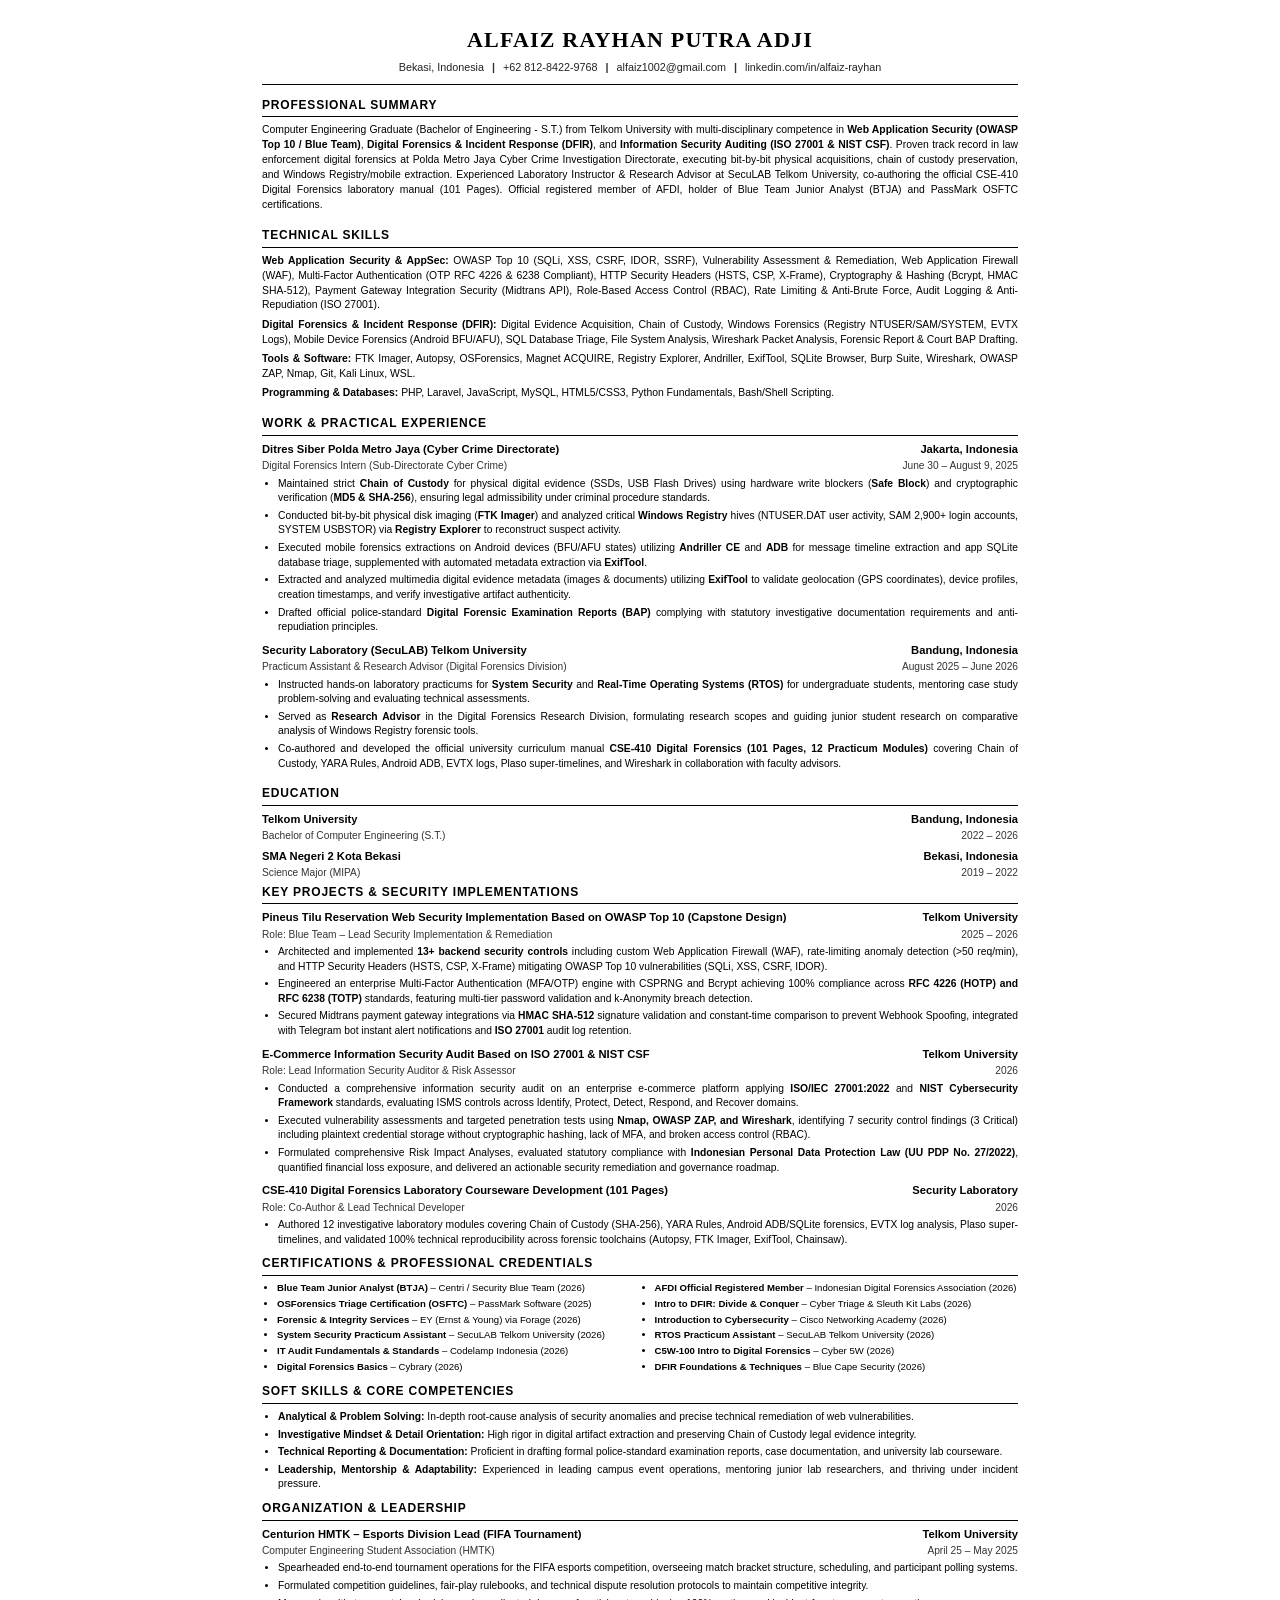
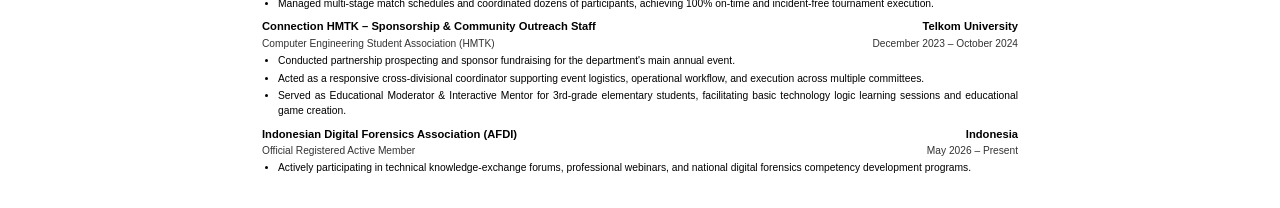
<file: cv_alfaiz_rayhan.html>
<!DOCTYPE html>
<html lang="en">
<head>
  <meta charset="UTF-8">
  <meta name="viewport" content="width=device-width, initial-scale=1.0">
  <title>Resume ATS - Alfaiz Rayhan Putra Adji</title>
  <style>
    * { box-sizing: border-box; margin: 0; padding: 0; }
    html { font-size: 14px; background: #ffffff; }
    body {
      font-family: Arial, "Helvetica Neue", Helvetica, sans-serif;
      color: #000000;
      line-height: 1.42;
      background: #ffffff;
      padding: 0;
      margin: 0;
    }
    .cv-container {
      max-width: 820px;
      margin: 0 auto;
      padding: 24px 32px;
      background: #ffffff;
    }
    header {
      text-align: center;
      margin-bottom: 12px;
      border-bottom: 1.5px solid #000000;
      padding-bottom: 8px;
    }
    h1 {
      font-family: Georgia, "Times New Roman", Times, serif;
      font-size: 22px;
      font-weight: bold;
      color: #000000;
      letter-spacing: 1.2px;
      text-transform: uppercase;
      margin-bottom: 5px;
    }
    .contact-info {
      font-size: 10.8px;
      color: #222222;
      line-height: 1.45;
      text-align: center !important;
      display: flex;
      justify-content: center;
      align-items: center;
      flex-wrap: wrap;
      margin: 0 auto;
      gap: 2px;
    }
    .contact-info span { display: inline-block; }
    .contact-info a { color: inherit; text-decoration: none; }
    .contact-info .separator { margin: 0 6px; color: #333333; font-weight: bold; }
    
    .p1-section { margin-bottom: 14px; }
    .p2-section { margin-bottom: 8px; }
    
    h2 {
      font-size: 12px;
      font-weight: bold;
      text-transform: uppercase;
      letter-spacing: 0.8px;
      color: #000000;
      border-bottom: 1.2px solid #000000;
      padding-bottom: 2.5px;
      margin-bottom: 6px;
      page-break-after: avoid !important;
      break-after: avoid !important;
    }
    .exp-item { margin-bottom: 8px; page-break-inside: avoid; break-inside: avoid; }
    .exp-header {
      display: flex;
      justify-content: space-between;
      font-size: 11.2px;
      font-weight: bold;
      color: #000000;
      margin-bottom: 1.5px;
    }
    .exp-sub {
      display: flex;
      justify-content: space-between;
      font-size: 10.2px;
      color: #333333;
      font-weight: 500;
      margin-bottom: 3px;
    }
    p { font-size: 10.4px; text-align: justify; line-height: 1.44; color: #000000; }
    ul { margin-left: 16px; margin-top: 2px; }
    li { font-size: 10.3px; line-height: 1.42; margin-bottom: 3px; color: #000000; text-align: justify; }
    li strong { color: #000000; }
    
    .cert-grid {
      display: grid;
      grid-template-columns: 1fr 1fr;
      gap: 1.5px 14px;
      margin-left: 15px;
    }
    .cert-grid li { margin-bottom: 1.5px; font-size: 9.6px; line-height: 1.34; }

    .skills-list p {
      font-size: 10.4px;
      line-height: 1.43;
      margin-bottom: 4.5px;
      text-align: justify;
    }

    @media print {
      html, body {
        background-color: #ffffff;
        padding: 0;
        margin: 0;
        font-size: 10.5pt;
        -webkit-print-color-adjust: exact;
        print-color-adjust: exact;
      }
      .cv-container { max-width: 100%; width: 100%; padding: 0; margin: 0; }
      @page {
        size: A4 portrait;
        margin: 9.5mm 12mm 9.5mm 12mm;
      }
      .page-break { page-break-before: always; break-before: always; }
      .p2-item { margin-bottom: 5px; }
      .p2-item li { font-size: 10.1px; line-height: 1.34; margin-bottom: 2px; }
      .p2-item p { font-size: 10.1px; line-height: 1.34; }
    }
  </style>
</head>
<body>
  <main class="cv-container">
    <!-- ================= PAGE 1 ================= -->
    <header>
      <h1>ALFAIZ RAYHAN PUTRA ADJI</h1>
      <p class="contact-info">
        <span>Bekasi, Indonesia</span>
        <span class="separator">|</span>
        <span>+62 812-8422-9768</span>
        <span class="separator">|</span>
        <span><a href="mailto:alfaiz1002@gmail.com">alfaiz1002@gmail.com</a></span>
        <span class="separator">|</span>
        <span><a href="https://www.linkedin.com/in/alfaiz-rayhan/" target="_blank" rel="noopener">linkedin.com/in/alfaiz-rayhan</a></span>
      </p>
    </header>

    <!-- PROFESSIONAL SUMMARY -->
    <section class="p1-section">
      <h2>PROFESSIONAL SUMMARY</h2>
      <p>
        Computer Engineering Graduate (Bachelor of Engineering - S.T.) from Telkom University with multi-disciplinary competence in <strong>Web Application Security (OWASP Top 10 / Blue Team)</strong>, <strong>Digital Forensics &amp; Incident Response (DFIR)</strong>, and <strong>Information Security Auditing (ISO 27001 &amp; NIST CSF)</strong>. Proven track record in law enforcement digital forensics at Polda Metro Jaya Cyber Crime Investigation Directorate, executing bit-by-bit physical acquisitions, chain of custody preservation, and Windows Registry/mobile extraction. Experienced Laboratory Instructor &amp; Research Advisor at SecuLAB Telkom University, co-authoring the official CSE-410 Digital Forensics laboratory manual (101 Pages). Official registered member of AFDI, holder of Blue Team Junior Analyst (BTJA) and PassMark OSFTC certifications.
      </p>
    </section>

    <!-- TECHNICAL SKILLS -->
    <section class="p1-section">
      <h2>TECHNICAL SKILLS</h2>
      <div class="skills-list">
        <p><strong>Web Application Security &amp; AppSec:</strong> OWASP Top 10 (SQLi, XSS, CSRF, IDOR, SSRF), Vulnerability Assessment &amp; Remediation, Web Application Firewall (WAF), Multi-Factor Authentication (OTP RFC 4226 &amp; 6238 Compliant), HTTP Security Headers (HSTS, CSP, X-Frame), Cryptography &amp; Hashing (Bcrypt, HMAC SHA-512), Payment Gateway Integration Security (Midtrans API), Role-Based Access Control (RBAC), Rate Limiting &amp; Anti-Brute Force, Audit Logging &amp; Anti-Repudiation (ISO 27001).</p>
        <p><strong>Digital Forensics &amp; Incident Response (DFIR):</strong> Digital Evidence Acquisition, Chain of Custody, Windows Forensics (Registry NTUSER/SAM/SYSTEM, EVTX Logs), Mobile Device Forensics (Android BFU/AFU), SQL Database Triage, File System Analysis, Wireshark Packet Analysis, Forensic Report &amp; Court BAP Drafting.</p>
        <p><strong>Tools &amp; Software:</strong> FTK Imager, Autopsy, OSForensics, Magnet ACQUIRE, Registry Explorer, Andriller, ExifTool, SQLite Browser, Burp Suite, Wireshark, OWASP ZAP, Nmap, Git, Kali Linux, WSL.</p>
        <p><strong>Programming &amp; Databases:</strong> PHP, Laravel, JavaScript, MySQL, HTML5/CSS3, Python Fundamentals, Bash/Shell Scripting.</p>
      </div>
    </section>

    <!-- WORK & PRACTICAL EXPERIENCE -->
    <section class="p1-section">
      <h2>WORK &amp; PRACTICAL EXPERIENCE</h2>

      <article class="exp-item">
        <div class="exp-header">
          <span>Ditres Siber Polda Metro Jaya (Cyber Crime Directorate)</span>
          <span>Jakarta, Indonesia</span>
        </div>
        <div class="exp-sub">
          <span>Digital Forensics Intern (Sub-Directorate Cyber Crime)</span>
          <span>June 30 – August 9, 2025</span>
        </div>
        <ul>
          <li>Maintained strict <strong>Chain of Custody</strong> for physical digital evidence (SSDs, USB Flash Drives) using hardware write blockers (<strong>Safe Block</strong>) and cryptographic verification (<strong>MD5 &amp; SHA-256</strong>), ensuring legal admissibility under criminal procedure standards.</li>
          <li>Conducted bit-by-bit physical disk imaging (<strong>FTK Imager</strong>) and analyzed critical <strong>Windows Registry</strong> hives (NTUSER.DAT user activity, SAM 2,900+ login accounts, SYSTEM USBSTOR) via <strong>Registry Explorer</strong> to reconstruct suspect activity.</li>
          <li>Executed mobile forensics extractions on Android devices (BFU/AFU states) utilizing <strong>Andriller CE</strong> and <strong>ADB</strong> for message timeline extraction and app SQLite database triage, supplemented with automated metadata extraction via <strong>ExifTool</strong>.</li>
          <li>Extracted and analyzed multimedia digital evidence metadata (images &amp; documents) utilizing <strong>ExifTool</strong> to validate geolocation (GPS coordinates), device profiles, creation timestamps, and verify investigative artifact authenticity.</li>
          <li>Drafted official police-standard <strong>Digital Forensic Examination Reports (BAP)</strong> complying with statutory investigative documentation requirements and anti-repudiation principles.</li>
        </ul>
      </article>

      <article class="exp-item">
        <div class="exp-header">
          <span>Security Laboratory (SecuLAB) Telkom University</span>
          <span>Bandung, Indonesia</span>
        </div>
        <div class="exp-sub">
          <span>Practicum Assistant &amp; Research Advisor (Digital Forensics Division)</span>
          <span>August 2025 – June 2026</span>
        </div>
        <ul>
          <li>Instructed hands-on laboratory practicums for <strong>System Security</strong> and <strong>Real-Time Operating Systems (RTOS)</strong> for undergraduate students, mentoring case study problem-solving and evaluating technical assessments.</li>
          <li>Served as <strong>Research Advisor</strong> in the Digital Forensics Research Division, formulating research scopes and guiding junior student research on comparative analysis of Windows Registry forensic tools.</li>
          <li>Co-authored and developed the official university curriculum manual <strong>CSE-410 Digital Forensics (101 Pages, 12 Practicum Modules)</strong> covering Chain of Custody, YARA Rules, Android ADB, EVTX logs, Plaso super-timelines, and Wireshark in collaboration with faculty advisors.</li>
        </ul>
      </article>
    </section>

    <!-- EDUCATION -->
    <section class="p1-section" style="margin-bottom: 0;">
      <h2>EDUCATION</h2>
      <article class="exp-item" style="margin-bottom: 5px;">
        <div class="exp-header">
          <span>Telkom University</span>
          <span>Bandung, Indonesia</span>
        </div>
        <div class="exp-sub">
          <span>Bachelor of Computer Engineering (S.T.)</span>
          <span>2022 – 2026</span>
        </div>
      </article>
      <article class="exp-item" style="margin-bottom: 0;">
        <div class="exp-header">
          <span>SMA Negeri 2 Kota Bekasi</span>
          <span>Bekasi, Indonesia</span>
        </div>
        <div class="exp-sub">
          <span>Science Major (MIPA)</span>
          <span>2019 – 2022</span>
        </div>
      </article>
    </section>

    <!-- PAGE BREAK EXPLICIT TO PAGE 2 -->
    <div class="page-break"></div>

    <!-- ================= PAGE 2 ================= -->
    <!-- KEY PROJECTS & SECURITY IMPLEMENTATIONS -->
    <section class="p2-section" style="margin-top: 2px;">
      <h2>KEY PROJECTS &amp; SECURITY IMPLEMENTATIONS</h2>

      <article class="exp-item p2-item">
        <div class="exp-header">
          <span>Pineus Tilu Reservation Web Security Implementation Based on OWASP Top 10 (Capstone Design)</span>
          <span>Telkom University</span>
        </div>
        <div class="exp-sub">
          <span>Role: Blue Team – Lead Security Implementation &amp; Remediation</span>
          <span>2025 – 2026</span>
        </div>
        <ul>
          <li>Architected and implemented <strong>13+ backend security controls</strong> including custom Web Application Firewall (WAF), rate-limiting anomaly detection (&gt;50 req/min), and HTTP Security Headers (HSTS, CSP, X-Frame) mitigating OWASP Top 10 vulnerabilities (SQLi, XSS, CSRF, IDOR).</li>
          <li>Engineered an enterprise Multi-Factor Authentication (MFA/OTP) engine with CSPRNG and Bcrypt achieving 100% compliance across <strong>RFC 4226 (HOTP) and RFC 6238 (TOTP)</strong> standards, featuring multi-tier password validation and k-Anonymity breach detection.</li>
          <li>Secured Midtrans payment gateway integrations via <strong>HMAC SHA-512</strong> signature validation and constant-time comparison to prevent Webhook Spoofing, integrated with Telegram bot instant alert notifications and <strong>ISO 27001</strong> audit log retention.</li>
        </ul>
      </article>

      <article class="exp-item p2-item">
        <div class="exp-header">
          <span>E-Commerce Information Security Audit Based on ISO 27001 &amp; NIST CSF</span>
          <span>Telkom University</span>
        </div>
        <div class="exp-sub">
          <span>Role: Lead Information Security Auditor &amp; Risk Assessor</span>
          <span>2026</span>
        </div>
        <ul>
          <li>Conducted a comprehensive information security audit on an enterprise e-commerce platform applying <strong>ISO/IEC 27001:2022</strong> and <strong>NIST Cybersecurity Framework</strong> standards, evaluating ISMS controls across Identify, Protect, Detect, Respond, and Recover domains.</li>
          <li>Executed vulnerability assessments and targeted penetration tests using <strong>Nmap, OWASP ZAP, and Wireshark</strong>, identifying 7 security control findings (3 Critical) including plaintext credential storage without cryptographic hashing, lack of MFA, and broken access control (RBAC).</li>
          <li>Formulated comprehensive Risk Impact Analyses, evaluated statutory compliance with <strong>Indonesian Personal Data Protection Law (UU PDP No. 27/2022)</strong>, quantified financial loss exposure, and delivered an actionable security remediation and governance roadmap.</li>
        </ul>
      </article>

      <article class="exp-item p2-item">
        <div class="exp-header">
          <span>CSE-410 Digital Forensics Laboratory Courseware Development (101 Pages)</span>
          <span>Security Laboratory</span>
        </div>
        <div class="exp-sub">
          <span>Role: Co-Author &amp; Lead Technical Developer</span>
          <span>2026</span>
        </div>
        <ul>
          <li>Authored 12 investigative laboratory modules covering Chain of Custody (SHA-256), YARA Rules, Android ADB/SQLite forensics, EVTX log analysis, Plaso super-timelines, and validated 100% technical reproducibility across forensic toolchains (Autopsy, FTK Imager, ExifTool, Chainsaw).</li>
        </ul>
      </article>
    </section>

    <!-- CERTIFICATIONS & PROFESSIONAL CREDENTIALS -->
    <section class="p2-section">
      <h2>CERTIFICATIONS &amp; PROFESSIONAL CREDENTIALS</h2>
      <ul class="cert-grid">
        <li><strong>Blue Team Junior Analyst (BTJA)</strong> – Centri / Security Blue Team (2026)</li>
        <li><strong>AFDI Official Registered Member</strong> – Indonesian Digital Forensics Association (2026)</li>
        <li><strong>OSForensics Triage Certification (OSFTC)</strong> – PassMark Software (2025)</li>
        <li><strong>Intro to DFIR: Divide &amp; Conquer</strong> – Cyber Triage &amp; Sleuth Kit Labs (2026)</li>
        <li><strong>Forensic &amp; Integrity Services</strong> – EY (Ernst &amp; Young) via Forage (2026)</li>
        <li><strong>Introduction to Cybersecurity</strong> – Cisco Networking Academy (2026)</li>
        <li><strong>System Security Practicum Assistant</strong> – SecuLAB Telkom University (2026)</li>
        <li><strong>RTOS Practicum Assistant</strong> – SecuLAB Telkom University (2026)</li>
        <li><strong>IT Audit Fundamentals &amp; Standards</strong> – Codelamp Indonesia (2026)</li>
        <li><strong>C5W-100 Intro to Digital Forensics</strong> – Cyber 5W (2026)</li>
        <li><strong>Digital Forensics Basics</strong> – Cybrary (2026)</li>
        <li><strong>DFIR Foundations &amp; Techniques</strong> – Blue Cape Security (2026)</li>
      </ul>
    </section>

    <!-- SOFT SKILLS & CORE COMPETENCIES -->
    <section class="p2-section">
      <h2>SOFT SKILLS &amp; CORE COMPETENCIES</h2>
      <ul>
        <li><strong>Analytical &amp; Problem Solving:</strong> In-depth root-cause analysis of security anomalies and precise technical remediation of web vulnerabilities.</li>
        <li><strong>Investigative Mindset &amp; Detail Orientation:</strong> High rigor in digital artifact extraction and preserving Chain of Custody legal evidence integrity.</li>
        <li><strong>Technical Reporting &amp; Documentation:</strong> Proficient in drafting formal police-standard examination reports, case documentation, and university lab courseware.</li>
        <li><strong>Leadership, Mentorship &amp; Adaptability:</strong> Experienced in leading campus event operations, mentoring junior lab researchers, and thriving under incident pressure.</li>
      </ul>
    </section>

    <!-- ORGANIZATION & LEADERSHIP -->
    <section class="p2-section">
      <h2>ORGANIZATION &amp; LEADERSHIP</h2>
      <article class="exp-item p2-item">
        <div class="exp-header">
          <span>Centurion HMTK – Esports Division Lead (FIFA Tournament)</span>
          <span>Telkom University</span>
        </div>
        <div class="exp-sub">
          <span>Computer Engineering Student Association (HMTK)</span>
          <span>April 25 – May 2025</span>
        </div>
        <ul>
          <li>Spearheaded end-to-end tournament operations for the FIFA esports competition, overseeing match bracket structure, scheduling, and participant polling systems.</li>
          <li>Formulated competition guidelines, fair-play rulebooks, and technical dispute resolution protocols to maintain competitive integrity.</li>
          <li>Managed multi-stage match schedules and coordinated dozens of participants, achieving 100% on-time and incident-free tournament execution.</li>
        </ul>
      </article>

      <article class="exp-item p2-item">
        <div class="exp-header">
          <span>Connection HMTK – Sponsorship &amp; Community Outreach Staff</span>
          <span>Telkom University</span>
        </div>
        <div class="exp-sub">
          <span>Computer Engineering Student Association (HMTK)</span>
          <span>December 2023 – October 2024</span>
        </div>
        <ul>
          <li>Conducted partnership prospecting and sponsor fundraising for the department's main annual event.</li>
          <li>Acted as a responsive cross-divisional coordinator supporting event logistics, operational workflow, and execution across multiple committees.</li>
          <li>Served as Educational Moderator &amp; Interactive Mentor for 3rd-grade elementary students, facilitating basic technology logic learning sessions and educational game creation.</li>
        </ul>
      </article>

      <article class="exp-item p2-item">
        <div class="exp-header">
          <span>Indonesian Digital Forensics Association (AFDI)</span>
          <span>Indonesia</span>
        </div>
        <div class="exp-sub">
          <span>Official Registered Active Member</span>
          <span>May 2026 – Present</span>
        </div>
        <ul>
          <li>Actively participating in technical knowledge-exchange forums, professional webinars, and national digital forensics competency development programs.</li>
        </ul>
      </article>
    </section>
  </main>
</body>
</html>
</file>
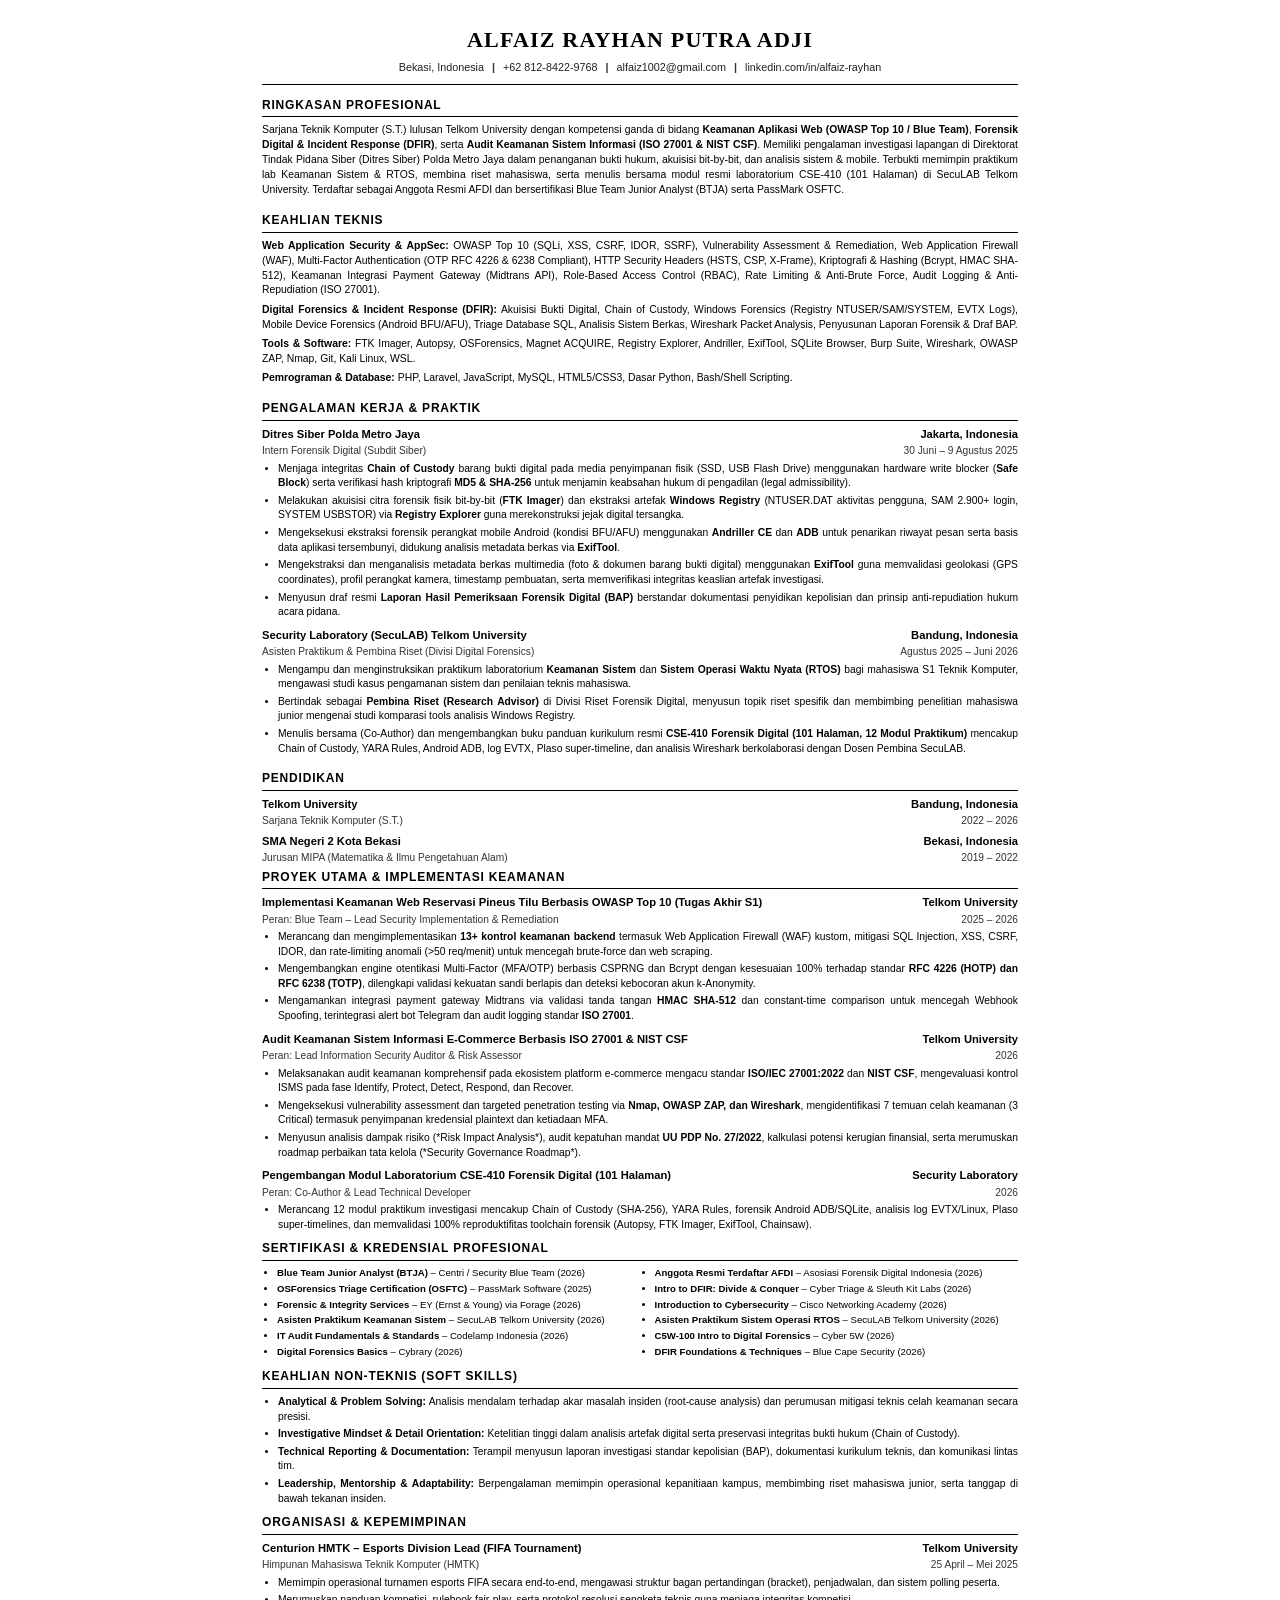
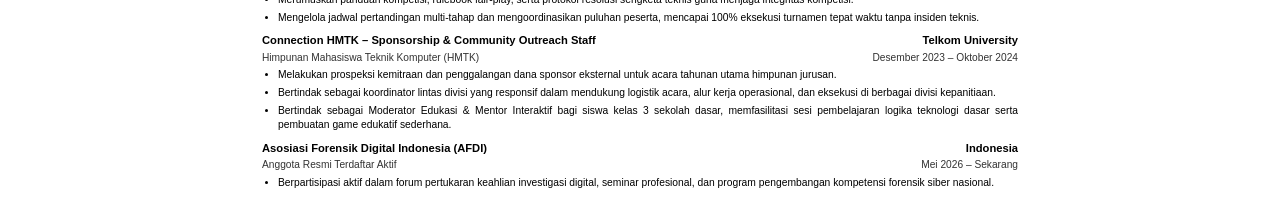
<file: cv_alfaiz_rayhan_id.html>
<!DOCTYPE html>
<html lang="id">
<head>
  <meta charset="UTF-8">
  <meta name="viewport" content="width=device-width, initial-scale=1.0">
  <title>Resume ATS - Alfaiz Rayhan Putra Adji</title>
  <style>
    * { box-sizing: border-box; margin: 0; padding: 0; }
    html { font-size: 14px; background: #ffffff; }
    body {
      font-family: Arial, "Helvetica Neue", Helvetica, sans-serif;
      color: #000000;
      line-height: 1.42;
      background: #ffffff;
      padding: 0;
      margin: 0;
    }
    .cv-container {
      max-width: 820px;
      margin: 0 auto;
      padding: 24px 32px;
      background: #ffffff;
    }
    header {
      text-align: center;
      margin-bottom: 12px;
      border-bottom: 1.5px solid #000000;
      padding-bottom: 8px;
    }
    h1 {
      font-family: Georgia, "Times New Roman", Times, serif;
      font-size: 22px;
      font-weight: bold;
      color: #000000;
      letter-spacing: 1.2px;
      text-transform: uppercase;
      margin-bottom: 5px;
    }
    .contact-info {
      font-size: 10.8px;
      color: #222222;
      line-height: 1.45;
      text-align: center !important;
      display: flex;
      justify-content: center;
      align-items: center;
      flex-wrap: wrap;
      margin: 0 auto;
      gap: 2px;
    }
    .contact-info span { display: inline-block; }
    .contact-info a { color: inherit; text-decoration: none; }
    .contact-info .separator { margin: 0 6px; color: #333333; font-weight: bold; }
    
    .p1-section { margin-bottom: 14px; }
    .p2-section { margin-bottom: 8px; }
    
    h2 {
      font-size: 12px;
      font-weight: bold;
      text-transform: uppercase;
      letter-spacing: 0.8px;
      color: #000000;
      border-bottom: 1.2px solid #000000;
      padding-bottom: 2.5px;
      margin-bottom: 6px;
      page-break-after: avoid !important;
      break-after: avoid !important;
    }
    .exp-item { margin-bottom: 8px; page-break-inside: avoid; break-inside: avoid; }
    .exp-header {
      display: flex;
      justify-content: space-between;
      font-size: 11.2px;
      font-weight: bold;
      color: #000000;
      margin-bottom: 1.5px;
    }
    .exp-sub {
      display: flex;
      justify-content: space-between;
      font-size: 10.2px;
      color: #333333;
      font-weight: 500;
      margin-bottom: 3px;
    }
    p { font-size: 10.4px; text-align: justify; line-height: 1.44; color: #000000; }
    ul { margin-left: 16px; margin-top: 2px; }
    li { font-size: 10.3px; line-height: 1.42; margin-bottom: 3px; color: #000000; text-align: justify; }
    li strong { color: #000000; }
    
    .cert-grid {
      display: grid;
      grid-template-columns: 1fr 1fr;
      gap: 1.5px 14px;
      margin-left: 15px;
    }
    .cert-grid li { margin-bottom: 1.5px; font-size: 9.6px; line-height: 1.34; }

    .skills-list p {
      font-size: 10.4px;
      line-height: 1.43;
      margin-bottom: 4.5px;
      text-align: justify;
    }

    @media print {
      html, body {
        background-color: #ffffff;
        padding: 0;
        margin: 0;
        font-size: 10.5pt;
        -webkit-print-color-adjust: exact;
        print-color-adjust: exact;
      }
      .cv-container { max-width: 100%; width: 100%; padding: 0; margin: 0; }
      @page {
        size: A4 portrait;
        margin: 9.5mm 12mm 9.5mm 12mm;
      }
      .page-break { page-break-before: always; break-before: always; }
      .p2-item { margin-bottom: 5px; }
      .p2-item li { font-size: 10.1px; line-height: 1.34; margin-bottom: 2px; }
      .p2-item p { font-size: 10.1px; line-height: 1.34; }
    }
  </style>
</head>
<body>
  <main class="cv-container">
    <!-- ================= HALAMAN 1 ================= -->
    <header>
      <h1>ALFAIZ RAYHAN PUTRA ADJI</h1>
      <p class="contact-info">
        <span>Bekasi, Indonesia</span>
        <span class="separator">|</span>
        <span>+62 812-8422-9768</span>
        <span class="separator">|</span>
        <span><a href="mailto:alfaiz1002@gmail.com">alfaiz1002@gmail.com</a></span>
        <span class="separator">|</span>
        <span><a href="https://www.linkedin.com/in/alfaiz-rayhan/" target="_blank" rel="noopener">linkedin.com/in/alfaiz-rayhan</a></span>
      </p>
    </header>

    <!-- RINGKASAN PROFESIONAL -->
    <section class="p1-section">
      <h2>RINGKASAN PROFESIONAL</h2>
      <p>
        Sarjana Teknik Komputer (S.T.) lulusan Telkom University dengan kompetensi ganda di bidang <strong>Keamanan Aplikasi Web (OWASP Top 10 / Blue Team)</strong>, <strong>Forensik Digital &amp; Incident Response (DFIR)</strong>, serta <strong>Audit Keamanan Sistem Informasi (ISO 27001 &amp; NIST CSF)</strong>. Memiliki pengalaman investigasi lapangan di Direktorat Tindak Pidana Siber (Ditres Siber) Polda Metro Jaya dalam penanganan bukti hukum, akuisisi bit-by-bit, dan analisis sistem &amp; mobile. Terbukti memimpin praktikum lab Keamanan Sistem &amp; RTOS, membina riset mahasiswa, serta menulis bersama modul resmi laboratorium CSE-410 (101 Halaman) di SecuLAB Telkom University. Terdaftar sebagai Anggota Resmi AFDI dan bersertifikasi Blue Team Junior Analyst (BTJA) serta PassMark OSFTC.
      </p>
    </section>

    <!-- KEAHLIAN TEKNIS -->
    <section class="p1-section">
      <h2>KEAHLIAN TEKNIS</h2>
      <div class="skills-list">
        <p><strong>Web Application Security &amp; AppSec:</strong> OWASP Top 10 (SQLi, XSS, CSRF, IDOR, SSRF), Vulnerability Assessment &amp; Remediation, Web Application Firewall (WAF), Multi-Factor Authentication (OTP RFC 4226 &amp; 6238 Compliant), HTTP Security Headers (HSTS, CSP, X-Frame), Kriptografi &amp; Hashing (Bcrypt, HMAC SHA-512), Keamanan Integrasi Payment Gateway (Midtrans API), Role-Based Access Control (RBAC), Rate Limiting &amp; Anti-Brute Force, Audit Logging &amp; Anti-Repudiation (ISO 27001).</p>
        <p><strong>Digital Forensics &amp; Incident Response (DFIR):</strong> Akuisisi Bukti Digital, Chain of Custody, Windows Forensics (Registry NTUSER/SAM/SYSTEM, EVTX Logs), Mobile Device Forensics (Android BFU/AFU), Triage Database SQL, Analisis Sistem Berkas, Wireshark Packet Analysis, Penyusunan Laporan Forensik &amp; Draf BAP.</p>
        <p><strong>Tools &amp; Software:</strong> FTK Imager, Autopsy, OSForensics, Magnet ACQUIRE, Registry Explorer, Andriller, ExifTool, SQLite Browser, Burp Suite, Wireshark, OWASP ZAP, Nmap, Git, Kali Linux, WSL.</p>
        <p><strong>Pemrograman &amp; Database:</strong> PHP, Laravel, JavaScript, MySQL, HTML5/CSS3, Dasar Python, Bash/Shell Scripting.</p>
      </div>
    </section>

    <!-- PENGALAMAN KERJA & PRAKTIK -->
    <section class="p1-section">
      <h2>PENGALAMAN KERJA &amp; PRAKTIK</h2>

      <article class="exp-item">
        <div class="exp-header">
          <span>Ditres Siber Polda Metro Jaya</span>
          <span>Jakarta, Indonesia</span>
        </div>
        <div class="exp-sub">
          <span>Intern Forensik Digital (Subdit Siber)</span>
          <span>30 Juni – 9 Agustus 2025</span>
        </div>
        <ul>
          <li>Menjaga integritas <strong>Chain of Custody</strong> barang bukti digital pada media penyimpanan fisik (SSD, USB Flash Drive) menggunakan hardware write blocker (<strong>Safe Block</strong>) serta verifikasi hash kriptografi <strong>MD5 &amp; SHA-256</strong> untuk menjamin keabsahan hukum di pengadilan (legal admissibility).</li>
          <li>Melakukan akuisisi citra forensik fisik bit-by-bit (<strong>FTK Imager</strong>) dan ekstraksi artefak <strong>Windows Registry</strong> (NTUSER.DAT aktivitas pengguna, SAM 2.900+ login, SYSTEM USBSTOR) via <strong>Registry Explorer</strong> guna merekonstruksi jejak digital tersangka.</li>
          <li>Mengeksekusi ekstraksi forensik perangkat mobile Android (kondisi BFU/AFU) menggunakan <strong>Andriller CE</strong> dan <strong>ADB</strong> untuk penarikan riwayat pesan serta basis data aplikasi tersembunyi, didukung analisis metadata berkas via <strong>ExifTool</strong>.</li>
          <li>Mengekstraksi dan menganalisis metadata berkas multimedia (foto &amp; dokumen barang bukti digital) menggunakan <strong>ExifTool</strong> guna memvalidasi geolokasi (GPS coordinates), profil perangkat kamera, timestamp pembuatan, serta memverifikasi integritas keaslian artefak investigasi.</li>
          <li>Menyusun draf resmi <strong>Laporan Hasil Pemeriksaan Forensik Digital (BAP)</strong> berstandar dokumentasi penyidikan kepolisian dan prinsip anti-repudiation hukum acara pidana.</li>
        </ul>
      </article>

      <article class="exp-item">
        <div class="exp-header">
          <span>Security Laboratory (SecuLAB) Telkom University</span>
          <span>Bandung, Indonesia</span>
        </div>
        <div class="exp-sub">
          <span>Asisten Praktikum &amp; Pembina Riset (Divisi Digital Forensics)</span>
          <span>Agustus 2025 – Juni 2026</span>
        </div>
        <ul>
          <li>Mengampu dan menginstruksikan praktikum laboratorium <strong>Keamanan Sistem</strong> dan <strong>Sistem Operasi Waktu Nyata (RTOS)</strong> bagi mahasiswa S1 Teknik Komputer, mengawasi studi kasus pengamanan sistem dan penilaian teknis mahasiswa.</li>
          <li>Bertindak sebagai <strong>Pembina Riset (Research Advisor)</strong> di Divisi Riset Forensik Digital, menyusun topik riset spesifik dan membimbing penelitian mahasiswa junior mengenai studi komparasi tools analisis Windows Registry.</li>
          <li>Menulis bersama (Co-Author) dan mengembangkan buku panduan kurikulum resmi <strong>CSE-410 Forensik Digital (101 Halaman, 12 Modul Praktikum)</strong> mencakup Chain of Custody, YARA Rules, Android ADB, log EVTX, Plaso super-timeline, dan analisis Wireshark berkolaborasi dengan Dosen Pembina SecuLAB.</li>
        </ul>
      </article>
    </section>

    <!-- PENDIDIKAN -->
    <section class="p1-section" style="margin-bottom: 0;">
      <h2>PENDIDIKAN</h2>
      <article class="exp-item" style="margin-bottom: 5px;">
        <div class="exp-header">
          <span>Telkom University</span>
          <span>Bandung, Indonesia</span>
        </div>
        <div class="exp-sub">
          <span>Sarjana Teknik Komputer (S.T.)</span>
          <span>2022 – 2026</span>
        </div>
      </article>
      <article class="exp-item" style="margin-bottom: 0;">
        <div class="exp-header">
          <span>SMA Negeri 2 Kota Bekasi</span>
          <span>Bekasi, Indonesia</span>
        </div>
        <div class="exp-sub">
          <span>Jurusan MIPA (Matematika &amp; Ilmu Pengetahuan Alam)</span>
          <span>2019 – 2022</span>
        </div>
      </article>
    </section>

    <!-- PAGE BREAK EXPLICIT KE HALAMAN 2 -->
    <div class="page-break"></div>

    <!-- ================= HALAMAN 2 ================= -->
    <!-- PROYEK UTAMA & IMPLEMENTASI KEAMANAN -->
    <section class="p2-section" style="margin-top: 2px;">
      <h2>PROYEK UTAMA &amp; IMPLEMENTASI KEAMANAN</h2>

      <article class="exp-item p2-item">
        <div class="exp-header">
          <span>Implementasi Keamanan Web Reservasi Pineus Tilu Berbasis OWASP Top 10 (Tugas Akhir S1)</span>
          <span>Telkom University</span>
        </div>
        <div class="exp-sub">
          <span>Peran: Blue Team – Lead Security Implementation &amp; Remediation</span>
          <span>2025 – 2026</span>
        </div>
        <ul>
          <li>Merancang dan mengimplementasikan <strong>13+ kontrol keamanan backend</strong> termasuk Web Application Firewall (WAF) kustom, mitigasi SQL Injection, XSS, CSRF, IDOR, dan rate-limiting anomali (&gt;50 req/menit) untuk mencegah brute-force dan web scraping.</li>
          <li>Mengembangkan engine otentikasi Multi-Factor (MFA/OTP) berbasis CSPRNG dan Bcrypt dengan kesesuaian 100% terhadap standar <strong>RFC 4226 (HOTP) dan RFC 6238 (TOTP)</strong>, dilengkapi validasi kekuatan sandi berlapis dan deteksi kebocoran akun k-Anonymity.</li>
          <li>Mengamankan integrasi payment gateway Midtrans via validasi tanda tangan <strong>HMAC SHA-512</strong> dan constant-time comparison untuk mencegah Webhook Spoofing, terintegrasi alert bot Telegram dan audit logging standar <strong>ISO 27001</strong>.</li>
        </ul>
      </article>

      <article class="exp-item p2-item">
        <div class="exp-header">
          <span>Audit Keamanan Sistem Informasi E-Commerce Berbasis ISO 27001 &amp; NIST CSF</span>
          <span>Telkom University</span>
        </div>
        <div class="exp-sub">
          <span>Peran: Lead Information Security Auditor &amp; Risk Assessor</span>
          <span>2026</span>
        </div>
        <ul>
          <li>Melaksanakan audit keamanan komprehensif pada ekosistem platform e-commerce mengacu standar <strong>ISO/IEC 27001:2022</strong> dan <strong>NIST CSF</strong>, mengevaluasi kontrol ISMS pada fase Identify, Protect, Detect, Respond, dan Recover.</li>
          <li>Mengeksekusi vulnerability assessment dan targeted penetration testing via <strong>Nmap, OWASP ZAP, dan Wireshark</strong>, mengidentifikasi 7 temuan celah keamanan (3 Critical) termasuk penyimpanan kredensial plaintext dan ketiadaan MFA.</li>
          <li>Menyusun analisis dampak risiko (*Risk Impact Analysis*), audit kepatuhan mandat <strong>UU PDP No. 27/2022</strong>, kalkulasi potensi kerugian finansial, serta merumuskan roadmap perbaikan tata kelola (*Security Governance Roadmap*).</li>
        </ul>
      </article>

      <article class="exp-item p2-item">
        <div class="exp-header">
          <span>Pengembangan Modul Laboratorium CSE-410 Forensik Digital (101 Halaman)</span>
          <span>Security Laboratory</span>
        </div>
        <div class="exp-sub">
          <span>Peran: Co-Author &amp; Lead Technical Developer</span>
          <span>2026</span>
        </div>
        <ul>
          <li>Merancang 12 modul praktikum investigasi mencakup Chain of Custody (SHA-256), YARA Rules, forensik Android ADB/SQLite, analisis log EVTX/Linux, Plaso super-timelines, dan memvalidasi 100% reproduktifitas toolchain forensik (Autopsy, FTK Imager, ExifTool, Chainsaw).</li>
        </ul>
      </article>
    </section>

    <!-- SERTIFIKASI & KREDENSIAL PROFESIONAL -->
    <section class="p2-section">
      <h2>SERTIFIKASI &amp; KREDENSIAL PROFESIONAL</h2>
      <ul class="cert-grid">
        <li><strong>Blue Team Junior Analyst (BTJA)</strong> – Centri / Security Blue Team (2026)</li>
        <li><strong>Anggota Resmi Terdaftar AFDI</strong> – Asosiasi Forensik Digital Indonesia (2026)</li>
        <li><strong>OSForensics Triage Certification (OSFTC)</strong> – PassMark Software (2025)</li>
        <li><strong>Intro to DFIR: Divide &amp; Conquer</strong> – Cyber Triage &amp; Sleuth Kit Labs (2026)</li>
        <li><strong>Forensic &amp; Integrity Services</strong> – EY (Ernst &amp; Young) via Forage (2026)</li>
        <li><strong>Introduction to Cybersecurity</strong> – Cisco Networking Academy (2026)</li>
        <li><strong>Asisten Praktikum Keamanan Sistem</strong> – SecuLAB Telkom University (2026)</li>
        <li><strong>Asisten Praktikum Sistem Operasi RTOS</strong> – SecuLAB Telkom University (2026)</li>
        <li><strong>IT Audit Fundamentals &amp; Standards</strong> – Codelamp Indonesia (2026)</li>
        <li><strong>C5W-100 Intro to Digital Forensics</strong> – Cyber 5W (2026)</li>
        <li><strong>Digital Forensics Basics</strong> – Cybrary (2026)</li>
        <li><strong>DFIR Foundations &amp; Techniques</strong> – Blue Cape Security (2026)</li>
      </ul>
    </section>

    <!-- KEAHLIAN NON-TEKNIS (SOFT SKILLS) -->
    <section class="p2-section">
      <h2>KEAHLIAN NON-TEKNIS (SOFT SKILLS)</h2>
      <ul>
        <li><strong>Analytical &amp; Problem Solving:</strong> Analisis mendalam terhadap akar masalah insiden (root-cause analysis) dan perumusan mitigasi teknis celah keamanan secara presisi.</li>
        <li><strong>Investigative Mindset &amp; Detail Orientation:</strong> Ketelitian tinggi dalam analisis artefak digital serta preservasi integritas bukti hukum (Chain of Custody).</li>
        <li><strong>Technical Reporting &amp; Documentation:</strong> Terampil menyusun laporan investigasi standar kepolisian (BAP), dokumentasi kurikulum teknis, dan komunikasi lintas tim.</li>
        <li><strong>Leadership, Mentorship &amp; Adaptability:</strong> Berpengalaman memimpin operasional kepanitiaan kampus, membimbing riset mahasiswa junior, serta tanggap di bawah tekanan insiden.</li>
      </ul>
    </section>

    <!-- ORGANISASI & KEPEMIMPINAN -->
    <section class="p2-section">
      <h2>ORGANISASI &amp; KEPEMIMPINAN</h2>
      <article class="exp-item p2-item">
        <div class="exp-header">
          <span>Centurion HMTK – Esports Division Lead (FIFA Tournament)</span>
          <span>Telkom University</span>
        </div>
        <div class="exp-sub">
          <span>Himpunan Mahasiswa Teknik Komputer (HMTK)</span>
          <span>25 April – Mei 2025</span>
        </div>
        <ul>
          <li>Memimpin operasional turnamen esports FIFA secara end-to-end, mengawasi struktur bagan pertandingan (bracket), penjadwalan, dan sistem polling peserta.</li>
          <li>Merumuskan panduan kompetisi, rulebook fair-play, serta protokol resolusi sengketa teknis guna menjaga integritas kompetisi.</li>
          <li>Mengelola jadwal pertandingan multi-tahap dan mengoordinasikan puluhan peserta, mencapai 100% eksekusi turnamen tepat waktu tanpa insiden teknis.</li>
        </ul>
      </article>

      <article class="exp-item p2-item">
        <div class="exp-header">
          <span>Connection HMTK – Sponsorship &amp; Community Outreach Staff</span>
          <span>Telkom University</span>
        </div>
        <div class="exp-sub">
          <span>Himpunan Mahasiswa Teknik Komputer (HMTK)</span>
          <span>Desember 2023 – Oktober 2024</span>
        </div>
        <ul>
          <li>Melakukan prospeksi kemitraan dan penggalangan dana sponsor eksternal untuk acara tahunan utama himpunan jurusan.</li>
          <li>Bertindak sebagai koordinator lintas divisi yang responsif dalam mendukung logistik acara, alur kerja operasional, dan eksekusi di berbagai divisi kepanitiaan.</li>
          <li>Bertindak sebagai Moderator Edukasi &amp; Mentor Interaktif bagi siswa kelas 3 sekolah dasar, memfasilitasi sesi pembelajaran logika teknologi dasar serta pembuatan game edukatif sederhana.</li>
        </ul>
      </article>

      <article class="exp-item p2-item">
        <div class="exp-header">
          <span>Asosiasi Forensik Digital Indonesia (AFDI)</span>
          <span>Indonesia</span>
        </div>
        <div class="exp-sub">
          <span>Anggota Resmi Terdaftar Aktif</span>
          <span>Mei 2026 – Sekarang</span>
        </div>
        <ul>
          <li>Berpartisipasi aktif dalam forum pertukaran keahlian investigasi digital, seminar profesional, dan program pengembangan kompetensi forensik siber nasional.</li>
        </ul>
      </article>
    </section>
  </main>
</body>
</html>
</file>
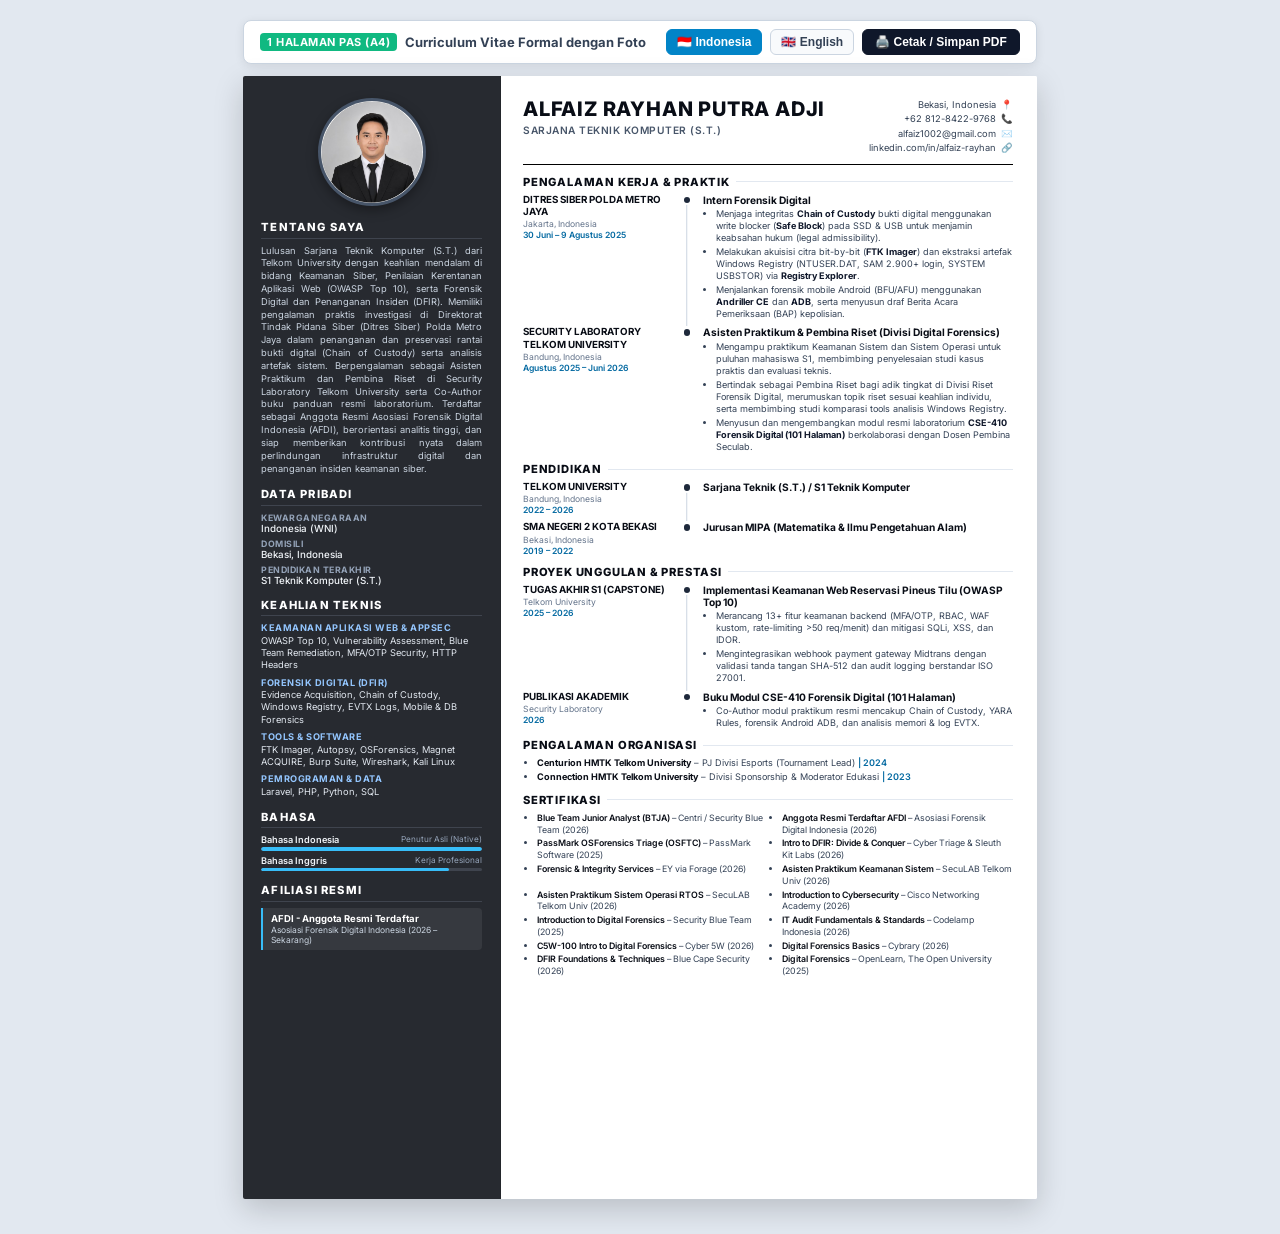
<file: cv_foto_alfaiz_rayhan.html>
<!DOCTYPE html>
<html lang="id">
<head>
  <meta charset="UTF-8">
  <meta name="viewport" content="width=device-width, initial-scale=1.0">
  <meta name="description" content="Curriculum Vitae Alfaiz Rayhan Putra Adji, S.T. - Lulusan Teknik Komputer | Keamanan Siber & Forensik Digital (DFIR)">
  <meta name="author" content="Alfaiz Rayhan Putra Adji">
  <title>CV - Alfaiz Rayhan Putra Adji, S.T.</title>
  <link rel="preconnect" href="https://fonts.googleapis.com">
  <link rel="preconnect" href="https://fonts.gstatic.com" crossorigin>
  <link href="https://fonts.googleapis.com/css2?family=Inter:wght@300;400;500;600;700;800&display=swap" rel="stylesheet">
  <style>
    /* CSS Reset & Base */
    *, *::before, *::after {
      box-sizing: border-box;
      margin: 0;
      padding: 0;
    }

    :root {
      --sidebar-bg: #272a30;
      --sidebar-card: #1f2227;
      --sidebar-text: #f1f5f9;
      --sidebar-muted: #94a3b8;
      --sidebar-border: #3f444e;
      --main-bg: #ffffff;
      --main-text: #1e293b;
      --main-muted: #64748b;
      --main-heading: #090d16;
      --accent: #0f172a;
      --timeline-dot: #1e293b;
      --timeline-line: #cbd5e1;
    }

    html {
      background-color: #e2e8f0;
      font-family: 'Inter', -apple-system, BlinkMacSystemFont, 'Segoe UI', Roboto, Helvetica, Arial, sans-serif;
      color: var(--main-text);
      -webkit-font-smoothing: antialiased;
    }

    body {
      padding: 20px 0 35px;
      display: flex;
      flex-direction: column;
      align-items: center;
      background-color: #e2e8f0;
    }

    /* Screen Action Bar */
    .action-bar {
      width: 210mm;
      max-width: 100%;
      margin-bottom: 12px;
      display: flex;
      justify-content: space-between;
      align-items: center;
      background: #ffffff;
      padding: 8px 16px;
      border-radius: 8px;
      box-shadow: 0 2px 10px rgba(0, 0, 0, 0.08);
      border: 1px solid #cbd5e1;
    }

    .action-title {
      font-size: 13px;
      font-weight: 600;
      color: #334155;
      display: flex;
      align-items: center;
      gap: 8px;
    }

    .badge-1page {
      background: #10b981;
      color: #ffffff;
      font-size: 11px;
      font-weight: 700;
      padding: 2px 7px;
      border-radius: 4px;
      text-transform: uppercase;
      letter-spacing: 0.5px;
    }

    .action-controls {
      display: flex;
      align-items: center;
      gap: 8px;
    }

    .btn-lang {
      background: #f8fafc;
      border: 1px solid #cbd5e1;
      color: #334155;
      padding: 5px 10px;
      font-size: 12px;
      font-weight: 600;
      border-radius: 6px;
      cursor: pointer;
      transition: all 0.2s ease;
    }

    .btn-lang:hover {
      background: #e2e8f0;
    }

    .btn-lang.active {
      background: #0284c7;
      color: #ffffff;
      border-color: #0284c7;
    }

    .btn-print {
      background: #0f172a;
      color: #ffffff;
      border: 1px solid #0f172a;
      padding: 5px 12px;
      font-size: 12px;
      font-weight: 600;
      border-radius: 6px;
      cursor: pointer;
      display: inline-flex;
      align-items: center;
      gap: 5px;
      transition: all 0.2s ease;
    }

    .btn-print:hover {
      background: #1e293b;
    }

    /* CV Document Canvas (Standard A4 Fixed Dimensions: 210mm x 297mm) */
    .cv-page {
      width: 210mm;
      height: 297mm;
      max-height: 297mm;
      background: #ffffff;
      box-shadow: 0 10px 30px rgba(0, 0, 0, 0.18);
      display: flex;
      overflow: hidden;
      position: relative;
      border-radius: 2px;
    }

    /* ===================================================
       KOLOM KIRI: SIDEBAR GELAP (~32.5% width)
       =================================================== */
    .cv-sidebar {
      width: 32.5%;
      height: 100%;
      background-color: var(--sidebar-bg);
      color: var(--sidebar-text);
      padding: 22px 18px 18px;
      display: flex;
      flex-direction: column;
      gap: 12px;
      border-right: 1px solid rgba(0, 0, 0, 0.1);
    }

    /* Foto Profil Lingkaran */
    .sidebar-photo-container {
      display: flex;
      justify-content: center;
      margin-bottom: 2px;
    }

    .photo-frame {
      width: 108px;
      height: 108px;
      border-radius: 50%;
      padding: 3px;
      background: #475569;
      box-shadow: 0 4px 12px rgba(0, 0, 0, 0.35);
      display: flex;
      align-items: center;
      justify-content: center;
    }

    .profile-photo {
      width: 100%;
      height: 100%;
      border-radius: 50%;
      object-fit: cover;
      object-position: center top;
      display: block;
      background-color: #1e293b;
    }

    /* Sidebar Section Headings */
    .sb-title {
      font-size: 11.2px;
      font-weight: 800;
      letter-spacing: 1.2px;
      text-transform: uppercase;
      color: #ffffff;
      border-bottom: 1px solid var(--sidebar-border);
      padding-bottom: 3.5px;
      margin-bottom: 6px;
    }

    /* Tentang Saya */
    .sb-bio {
      font-size: 9.3px;
      line-height: 1.38;
      color: #cbd5e1;
      text-align: justify;
    }

    /* Data Pribadi */
    .sb-info-list {
      display: flex;
      flex-direction: column;
      gap: 4px;
    }

    .sb-info-row {
      display: flex;
      flex-direction: column;
    }

    .sb-label {
      font-size: 8.8px;
      font-weight: 700;
      color: var(--sidebar-muted);
      text-transform: uppercase;
      letter-spacing: 0.5px;
    }

    .sb-val {
      font-size: 9.8px;
      color: #f1f5f9;
      font-weight: 500;
    }

    /* Keahlian Teknis di Sidebar */
    .sb-skill-group {
      margin-bottom: 5px;
    }

    .sb-skill-group:last-child {
      margin-bottom: 0;
    }

    .sb-skill-cat {
      font-size: 9.2px;
      font-weight: 700;
      color: #93c5fd;
      text-transform: uppercase;
      letter-spacing: 0.5px;
      margin-bottom: 1.5px;
    }

    .sb-skill-items {
      font-size: 9.3px;
      color: #e2e8f0;
      line-height: 1.32;
    }

    /* Bahasa dengan Level Bar */
    .sb-lang-item {
      margin-bottom: 4px;
    }

    .sb-lang-item:last-child {
      margin-bottom: 0;
    }

    .sb-lang-header {
      display: flex;
      justify-content: space-between;
      font-size: 9.2px;
      font-weight: 600;
      margin-bottom: 2px;
    }

    .sb-lang-level {
      color: var(--sidebar-muted);
      font-size: 8.2px;
      font-weight: 400;
    }

    .sb-bar-bg {
      width: 100%;
      height: 3.5px;
      background: #3f444e;
      border-radius: 2px;
      overflow: hidden;
    }

    .sb-bar-fill {
      height: 100%;
      background: #38bdf8;
      border-radius: 2px;
    }

    /* Afiliasi Profesi AFDI */
    .sb-badge {
      background: rgba(255, 255, 255, 0.07);
      border-left: 2.5px solid #38bdf8;
      padding: 5px 8px;
      border-radius: 0 4px 4px 0;
      margin-top: 2px;
    }

    .sb-badge-title {
      font-size: 9.5px;
      font-weight: 700;
      color: #ffffff;
    }

    .sb-badge-sub {
      font-size: 8.5px;
      color: #cbd5e1;
      margin-top: 1px;
    }

    /* ===================================================
       KOLOM KANAN: KONTEN UTAMA PUTIH (~67.5% width)
       =================================================== */
    .cv-main {
      width: 67.5%;
      height: 100%;
      background-color: var(--main-bg);
      color: var(--main-text);
      padding: 22px 24px 16px 22px;
      display: flex;
      flex-direction: column;
      overflow: hidden;
    }

    /* Header Section */
    .main-header {
      display: flex;
      justify-content: space-between;
      align-items: flex-start;
      padding-bottom: 10px;
      border-bottom: 1.5px solid #000000;
      margin-bottom: 10px;
    }

    .header-left {
      flex: 1;
      padding-right: 12px;
    }

    .candidate-name {
      font-size: 20px;
      font-weight: 800;
      letter-spacing: 0.8px;
      color: var(--main-heading);
      text-transform: uppercase;
      line-height: 1.15;
      margin-bottom: 3px;
    }

    .candidate-subtitle {
      font-size: 10.2px;
      font-weight: 600;
      color: #475569;
      text-transform: uppercase;
      letter-spacing: 0.5px;
    }

    /* Header Kontak Kanan */
    .header-right {
      flex-shrink: 0;
      display: flex;
      flex-direction: column;
      gap: 2.5px;
      text-align: right;
    }

    .contact-line {
      font-size: 9.3px;
      color: #334155;
      display: flex;
      align-items: center;
      justify-content: flex-end;
      gap: 5px;
      text-decoration: none;
    }

    .contact-line a {
      color: inherit;
      text-decoration: none;
    }

    .contact-line a:hover {
      text-decoration: underline;
      color: #0284c7;
    }

    .contact-icon {
      width: 12px;
      height: 12px;
      display: inline-flex;
      align-items: center;
      justify-content: center;
      color: #475569;
      flex-shrink: 0;
    }

    /* Section Styles */
    .cv-section {
      margin-bottom: 9px;
    }

    .cv-section:last-child {
      margin-bottom: 0;
    }

    .sec-header {
      font-size: 11.2px;
      font-weight: 800;
      letter-spacing: 0.8px;
      text-transform: uppercase;
      color: var(--main-heading);
      margin-bottom: 5px;
      display: flex;
      align-items: center;
      gap: 6px;
    }

    .sec-header::after {
      content: '';
      flex: 1;
      height: 1px;
      background: #e2e8f0;
    }

    /* Timeline Format */
    .timeline-container {
      display: flex;
      flex-direction: column;
      gap: 6px;
    }

    .timeline-item {
      display: flex;
      position: relative;
    }

    /* Kolom Kiri Timeline: Perusahaan / Institusi & Tanggal */
    .tl-meta {
      width: 32%;
      flex-shrink: 0;
      padding-right: 10px;
      text-align: left;
    }

    .tl-org {
      font-size: 9.8px;
      font-weight: 700;
      color: var(--main-heading);
      line-height: 1.25;
      text-transform: uppercase;
    }

    .tl-loc {
      font-size: 8.6px;
      color: var(--main-muted);
      margin-top: 1px;
    }

    .tl-date {
      font-size: 8.6px;
      color: #0369a1;
      font-weight: 600;
      margin-top: 1px;
    }

    /* Garis & Titik Timeline Tengah */
    .tl-divider {
      width: 14px;
      position: relative;
      flex-shrink: 0;
      display: flex;
      justify-content: center;
    }

    .tl-line {
      position: absolute;
      top: 3px;
      bottom: -6px;
      width: 1.5px;
      background-color: var(--timeline-line);
      left: 50%;
      transform: translateX(-50%);
    }

    .timeline-item:last-child .tl-line {
      display: none;
    }

    .tl-dot {
      width: 6.5px;
      height: 6.5px;
      border-radius: 50%;
      background-color: var(--timeline-dot);
      position: relative;
      top: 3px;
      z-index: 2;
      box-shadow: 0 0 0 2px #ffffff;
    }

    /* Kolom Kanan Timeline: Peran & Deskripsi Poin */
    .tl-content {
      flex: 1;
      padding-left: 9px;
    }

    .tl-role {
      font-size: 10.2px;
      font-weight: 700;
      color: var(--main-heading);
      line-height: 1.2;
      margin-bottom: 2px;
    }

    .tl-bullets {
      list-style-type: disc;
      margin-left: 13px;
      margin-top: 2px;
    }

    .tl-bullets li {
      font-size: 9.1px;
      color: #334155;
      line-height: 1.34;
      margin-bottom: 1.5px;
    }

    .tl-bullets li:last-child {
      margin-bottom: 0;
    }

    .tl-bullets strong {
      color: #0f172a;
    }

    /* Pengalaman Organisasi Format Bullets Bersih (Sesuai CV ATS) */
    .org-bullets {
      list-style-type: disc;
      margin-left: 14px;
      margin-top: 1px;
    }

    .org-bullets li {
      font-size: 9.1px;
      color: #334155;
      line-height: 1.36;
      margin-bottom: 2px;
    }

    .org-bullets li:last-child {
      margin-bottom: 0;
    }

    .org-bullets strong {
      color: var(--main-heading);
    }

    .org-role {
      color: #334155;
    }

    .org-date {
      color: #0369a1;
      font-weight: 600;
    }

    /* Sertifikasi Format Bullets Bersih 2-Kolom (Sesuai CV ATS) */
    .cert-bullets {
      list-style-type: disc;
      display: grid;
      grid-template-columns: 1fr 1fr;
      gap: 2px 14px;
      margin-left: 14px;
      margin-top: 1px;
    }

    .cert-bullets li {
      font-size: 8.8px;
      color: #334155;
      line-height: 1.34;
    }

    .cert-bullets strong {
      color: var(--main-heading);
      font-weight: 600;
    }

    /* ===================================================
       MEDIA PRINT: TEPAT 1 HALAMAN A4 TANPA OVERFLOW
       =================================================== */
    @media print {
      html, body {
        background-color: #ffffff !important;
        padding: 0 !important;
        margin: 0 !important;
        -webkit-print-color-adjust: exact !important;
        print-color-adjust: exact !important;
      }

      .action-bar {
        display: none !important;
      }

      .cv-page {
        width: 210mm !important;
        height: 297mm !important;
        max-height: 297mm !important;
        box-shadow: none !important;
        border-radius: 0 !important;
        margin: 0 !important;
        page-break-inside: avoid !important;
        break-inside: avoid !important;
        overflow: hidden !important;
      }

      @page {
        size: A4 portrait;
        margin: 0;
      }

      .cv-sidebar {
        background-color: #272a30 !important;
        -webkit-print-color-adjust: exact !important;
      }

      .photo-frame {
        background: #475569 !important;
        box-shadow: none !important;
      }

      .profile-photo {
        -webkit-print-color-adjust: exact !important;
      }

      .sb-bar-bg {
        background-color: #3f444e !important;
      }

      .sb-bar-fill {
        background-color: #38bdf8 !important;
      }
    }
  </style>
</head>
<body>

  <!-- Screen Toolbar (Cetak & Bahasa) -->
  <aside class="action-bar" aria-label="Toolbar CV">
    <div class="action-title">
      <span class="badge-1page">1 Halaman Pas (A4)</span>
      <strong>Curriculum Vitae Formal dengan Foto</strong>
    </div>
    <div class="action-controls">
      <button type="button" class="btn-lang active" id="btn-id" onclick="setLanguage('id')">🇮🇩 Indonesia</button>
      <button type="button" class="btn-lang" id="btn-en" onclick="setLanguage('en')">🇬🇧 English</button>
      <button type="button" class="btn-print" onclick="window.print()" title="Cetak atau Simpan PDF (A4 1 Halaman)">
        🖨️ Cetak / Simpan PDF
      </button>
    </div>
  </aside>

  <!-- CV Single A4 Page Canvas -->
  <main class="cv-page" id="cv-canvas">

    <!-- ================= KOLOM KIRI (SIDEBAR GELAP) ================= -->
    <aside class="cv-sidebar">
      
      <!-- FOTO PROFIL -->
      <div class="sidebar-photo-container">
        <div class="photo-frame">
          <img src="images/profile_suit.jpg" alt="Foto Formal Alfaiz Rayhan Putra Adji" class="profile-photo">
        </div>
      </div>

      <!-- TENTANG SAYA -->
      <section>
        <h2 class="sb-title" id="sb-title-about">TENTANG SAYA</h2>
        <p class="sb-bio" id="sb-bio-text">
          Lulusan Sarjana Teknik Komputer (S.T.) dari Telkom University dengan keahlian mendalam di bidang Keamanan Siber, Penilaian Kerentanan Aplikasi Web (OWASP Top 10), serta Forensik Digital dan Penanganan Insiden (DFIR). Memiliki pengalaman praktis investigasi di Direktorat Tindak Pidana Siber (Ditres Siber) Polda Metro Jaya dalam penanganan dan preservasi rantai bukti digital (Chain of Custody) serta analisis artefak sistem. Berpengalaman sebagai Asisten Praktikum dan Pembina Riset di Security Laboratory Telkom University serta Co-Author buku panduan resmi laboratorium. Terdaftar sebagai Anggota Resmi Asosiasi Forensik Digital Indonesia (AFDI), berorientasi analitis tinggi, dan siap memberikan kontribusi nyata dalam perlindungan infrastruktur digital dan penanganan insiden keamanan siber.
        </p>
      </section>

      <!-- DATA PRIBADI -->
      <section>
        <h2 class="sb-title" id="sb-title-personal">DATA PRIBADI</h2>
        <div class="sb-info-list">
          <div class="sb-info-row">
            <span class="sb-label" id="sb-lbl-nat">Kewarganegaraan</span>
            <span class="sb-val" id="sb-val-nat">Indonesia (WNI)</span>
          </div>
          <div class="sb-info-row">
            <span class="sb-label" id="sb-lbl-dom">Domisili</span>
            <span class="sb-val" id="sb-val-dom">Bekasi, Indonesia</span>
          </div>
          <div class="sb-info-row">
            <span class="sb-label" id="sb-lbl-edu">Pendidikan Terakhir</span>
            <span class="sb-val" id="sb-val-edu">S1 Teknik Komputer (S.T.)</span>
          </div>
        </div>
      </section>

      <!-- KEAHLIAN TEKNIS -->
      <section>
        <h2 class="sb-title" id="sb-title-skills">KEAHLIAN TEKNIS</h2>
        
        <div class="sb-skill-group">
          <div class="sb-skill-cat" id="sb-cat-sec">Keamanan Aplikasi Web &amp; AppSec</div>
          <div class="sb-skill-items" id="sb-val-sec">OWASP Top 10, Vulnerability Assessment, Blue Team Remediation, MFA/OTP Security, HTTP Headers</div>
        </div>

        <div class="sb-skill-group">
          <div class="sb-skill-cat" id="sb-cat-dfir">Forensik Digital (DFIR)</div>
          <div class="sb-skill-items" id="sb-val-dfir">Evidence Acquisition, Chain of Custody, Windows Registry, EVTX Logs, Mobile &amp; DB Forensics</div>
        </div>

        <div class="sb-skill-group">
          <div class="sb-skill-cat" id="sb-cat-tools">Tools &amp; Software</div>
          <div class="sb-skill-items">FTK Imager, Autopsy, OSForensics, Magnet ACQUIRE, Burp Suite, Wireshark, Kali Linux</div>
        </div>

        <div class="sb-skill-group">
          <div class="sb-skill-cat" id="sb-cat-dev">Pemrograman &amp; Data</div>
          <div class="sb-skill-items" id="sb-val-dev">Laravel, PHP, Python, SQL</div>
        </div>
      </section>

      <!-- BAHASA -->
      <section>
        <h2 class="sb-title" id="sb-title-lang">BAHASA</h2>
        <div class="sb-lang-item">
          <div class="sb-lang-header">
            <span id="sb-lang1-name">Bahasa Indonesia</span>
            <span class="sb-lang-level" id="sb-lang1-lvl">Penutur Asli (Native)</span>
          </div>
          <div class="sb-bar-bg"><div class="sb-bar-fill" style="width: 100%;"></div></div>
        </div>
        <div class="sb-lang-item">
          <div class="sb-lang-header">
            <span id="sb-lang2-name">Bahasa Inggris</span>
            <span class="sb-lang-level" id="sb-lang2-lvl">Kerja Profesional</span>
          </div>
          <div class="sb-bar-bg"><div class="sb-bar-fill" style="width: 85%;"></div></div>
        </div>
      </section>

      <!-- AFILIASI RESMI AFDI -->
      <section>
        <h2 class="sb-title" id="sb-title-assoc">AFILIASI RESMI</h2>
        <div class="sb-badge">
          <div class="sb-badge-title">AFDI - Anggota Resmi Terdaftar</div>
          <div class="sb-badge-sub" id="sb-badge-desc">Asosiasi Forensik Digital Indonesia (2026 – Sekarang)</div>
        </div>
      </section>

    </aside>

    <!-- ================= KOLOM KANAN (KONTEN UTAMA PUTIH) ================= -->
    <section class="cv-main">

      <!-- HEADER UTAMA (NAMA & KONTAK) -->
      <header class="main-header">
        <div class="header-left">
          <h1 class="candidate-name">Alfaiz Rayhan Putra Adji</h1>
          <p class="candidate-subtitle" id="main-subtitle">
            Sarjana Teknik Komputer (S.T.)
          </p>
        </div>
        <div class="header-right">
          <div class="contact-line">
            <span id="header-loc">Bekasi, Indonesia</span>
            <span class="contact-icon">📍</span>
          </div>
          <div class="contact-line">
            <a href="tel:+6281284229768">+62 812-8422-9768</a>
            <span class="contact-icon">📞</span>
          </div>
          <div class="contact-line">
            <a href="mailto:alfaiz1002@gmail.com">alfaiz1002@gmail.com</a>
            <span class="contact-icon">✉️</span>
          </div>
          <div class="contact-line">
            <a href="https://www.linkedin.com/in/alfaiz-rayhan/" target="_blank" rel="noopener">linkedin.com/in/alfaiz-rayhan</a>
            <span class="contact-icon">🔗</span>
          </div>
        </div>
      </header>

      <!-- 1. PENGALAMAN KERJA / MAGANG (Gaya Garis Waktu Timeline) -->
      <section class="cv-section">
        <h2 class="sec-header" id="sec-exp-title">PENGALAMAN KERJA &amp; PRAKTIK</h2>
        
        <div class="timeline-container">
          
          <!-- Ditres Siber Polda Metro Jaya -->
          <article class="timeline-item">
            <div class="tl-meta">
              <div class="tl-org">Ditres Siber Polda Metro Jaya</div>
              <div class="tl-loc">Jakarta, Indonesia</div>
              <div class="tl-date" id="date-ditres">30 Juni – 9 Agustus 2025</div>
            </div>
            <div class="tl-divider">
              <div class="tl-line"></div>
              <div class="tl-dot"></div>
            </div>
            <div class="tl-content">
              <div class="tl-role" id="role-ditres">Intern Forensik Digital</div>
              <ul class="tl-bullets" id="bullets-ditres">
                <li>Menjaga integritas <strong>Chain of Custody</strong> bukti digital menggunakan write blocker (<strong>Safe Block</strong>) pada SSD &amp; USB untuk menjamin keabsahan hukum (legal admissibility).</li>
                <li>Melakukan akuisisi citra bit-by-bit (<strong>FTK Imager</strong>) dan ekstraksi artefak Windows Registry (NTUSER.DAT, SAM 2.900+ login, SYSTEM USBSTOR) via <strong>Registry Explorer</strong>.</li>
                <li>Menjalankan forensik mobile Android (BFU/AFU) menggunakan <strong>Andriller CE</strong> dan <strong>ADB</strong>, serta menyusun draf Berita Acara Pemeriksaan (BAP) kepolisian.</li>
              </ul>
            </div>
          </article>

          <!-- Security Laboratory Telkom University -->
          <article class="timeline-item">
            <div class="tl-meta">
              <div class="tl-org">Security Laboratory Telkom University</div>
              <div class="tl-loc">Bandung, Indonesia</div>
              <div class="tl-date" id="date-seculab">Agustus 2025 – Juni 2026</div>
            </div>
            <div class="tl-divider">
              <div class="tl-line"></div>
              <div class="tl-dot"></div>
            </div>
            <div class="tl-content">
              <div class="tl-role" id="role-seculab">Asisten Praktikum &amp; Pembina Riset (Divisi Digital Forensics)</div>
              <ul class="tl-bullets" id="bullets-seculab">
                <li>Mengampu praktikum Keamanan Sistem dan Sistem Operasi untuk puluhan mahasiswa S1, membimbing penyelesaian studi kasus praktis dan evaluasi teknis.</li>
                <li>Bertindak sebagai Pembina Riset bagi adik tingkat di Divisi Riset Forensik Digital, merumuskan topik riset sesuai keahlian individu, serta membimbing studi komparasi tools analisis Windows Registry.</li>
                <li>Menyusun dan mengembangkan modul resmi laboratorium <strong>CSE-410 Forensik Digital (101 Halaman)</strong> berkolaborasi dengan Dosen Pembina Seculab.</li>
              </ul>
            </div>
          </article>

        </div>
      </section>

      <!-- 2. PENDIDIKAN (Tanpa Deskripsi Panjang Sesuai Arahan) -->
      <section class="cv-section">
        <h2 class="sec-header" id="sec-edu-title">PENDIDIKAN</h2>
        
        <div class="timeline-container">
          
          <article class="timeline-item">
            <div class="tl-meta">
              <div class="tl-org">Telkom University</div>
              <div class="tl-loc">Bandung, Indonesia</div>
              <div class="tl-date">2022 – 2026</div>
            </div>
            <div class="tl-divider">
              <div class="tl-line"></div>
              <div class="tl-dot"></div>
            </div>
            <div class="tl-content">
              <div class="tl-role" id="role-telkom">Sarjana Teknik (S.T.) / S1 Teknik Komputer</div>
            </div>
          </article>

          <article class="timeline-item">
            <div class="tl-meta">
              <div class="tl-org">SMA Negeri 2 Kota Bekasi</div>
              <div class="tl-loc">Bekasi, Indonesia</div>
              <div class="tl-date">2019 – 2022</div>
            </div>
            <div class="tl-divider">
              <div class="tl-line"></div>
              <div class="tl-dot"></div>
            </div>
            <div class="tl-content">
              <div class="tl-role" id="role-sman">Jurusan MIPA (Matematika &amp; Ilmu Pengetahuan Alam)</div>
            </div>
          </article>

        </div>
      </section>

      <!-- 3. PROYEK UNGGULAN & PRESTASI (Tahun Buku Modul: 2026) -->
      <section class="cv-section">
        <h2 class="sec-header" id="sec-proj-title">PROYEK UNGGULAN &amp; PRESTASI</h2>
        
        <div class="timeline-container">
          
          <article class="timeline-item">
            <div class="tl-meta">
              <div class="tl-org">Tugas Akhir S1 (Capstone)</div>
              <div class="tl-loc">Telkom University</div>
              <div class="tl-date">2025 – 2026</div>
            </div>
            <div class="tl-divider">
              <div class="tl-line"></div>
              <div class="tl-dot"></div>
            </div>
            <div class="tl-content">
              <div class="tl-role" id="role-capstone">Implementasi Keamanan Web Reservasi Pineus Tilu (OWASP Top 10)</div>
              <ul class="tl-bullets" id="bullets-capstone">
                <li>Merancang 13+ fitur keamanan backend (MFA/OTP, RBAC, WAF kustom, rate-limiting &gt;50 req/menit) dan mitigasi SQLi, XSS, dan IDOR.</li>
                <li>Mengintegrasikan webhook payment gateway Midtrans dengan validasi tanda tangan SHA-512 dan audit logging berstandar ISO 27001.</li>
              </ul>
            </div>
          </article>

          <article class="timeline-item">
            <div class="tl-meta">
              <div class="tl-org">Publikasi Akademik</div>
              <div class="tl-loc">Security Laboratory</div>
              <div class="tl-date">2026</div>
            </div>
            <div class="tl-divider">
              <div class="tl-line"></div>
              <div class="tl-dot"></div>
            </div>
            <div class="tl-content">
              <div class="tl-role" id="role-manual">Buku Modul CSE-410 Forensik Digital (101 Halaman)</div>
              <ul class="tl-bullets" id="bullets-manual">
                <li>Co-Author modul praktikum resmi mencakup Chain of Custody, YARA Rules, forensik Android ADB, dan analisis memori &amp; log EVTX.</li>
              </ul>
            </div>
          </article>

        </div>
      </section>

      <!-- 4. PENGALAMAN ORGANISASI (Format Bullets Bersih Sesuai CV ATS) -->
      <section class="cv-section">
        <h2 class="sec-header" id="sec-org-title">PENGALAMAN ORGANISASI</h2>
        <ul class="org-bullets">
          <li>
            <strong>Centurion HMTK Telkom University</strong> – <span id="role-centurion" class="org-role">PJ Divisi Esports (Tournament Lead)</span> <span class="org-date">| 2024</span>
          </li>
          <li>
            <strong>Connection HMTK Telkom University</strong> – <span id="role-connection" class="org-role">Divisi Sponsorship &amp; Moderator Edukasi</span> <span class="org-date">| 2023</span>
          </li>
        </ul>
      </section>

      <!-- 5. SERTIFIKASI (Format Bullets Bersih Sesuai CV ATS) -->
      <section class="cv-section">
        <h2 class="sec-header" id="sec-cert-title">SERTIFIKASI</h2>
        <ul class="cert-bullets" id="cert-bullets-content">
          <li><strong>Blue Team Junior Analyst (BTJA)</strong> – Centri / Security Blue Team (2026)</li>
          <li><strong>Anggota Resmi Terdaftar AFDI</strong> – Asosiasi Forensik Digital Indonesia (2026)</li>
          <li><strong>PassMark OSForensics Triage (OSFTC)</strong> – PassMark Software (2025)</li>
          <li><strong>Intro to DFIR: Divide &amp; Conquer</strong> – Cyber Triage &amp; Sleuth Kit Labs (2026)</li>
          <li><strong>Forensic &amp; Integrity Services</strong> – EY via Forage (2026)</li>
          <li><strong>Asisten Praktikum Keamanan Sistem</strong> – SecuLAB Telkom Univ (2026)</li>
          <li><strong>Asisten Praktikum Sistem Operasi RTOS</strong> – SecuLAB Telkom Univ (2026)</li>
          <li><strong>Introduction to Cybersecurity</strong> – Cisco Networking Academy (2026)</li>
          <li><strong>Introduction to Digital Forensics</strong> – Security Blue Team (2025)</li>
          <li><strong>IT Audit Fundamentals &amp; Standards</strong> – Codelamp Indonesia (2026)</li>
          <li><strong>C5W-100 Intro to Digital Forensics</strong> – Cyber 5W (2026)</li>
          <li><strong>Digital Forensics Basics</strong> – Cybrary (2026)</li>
          <li><strong>DFIR Foundations &amp; Techniques</strong> – Blue Cape Security (2026)</li>
          <li><strong>Digital Forensics</strong> – OpenLearn, The Open University (2025)</li>
        </ul>
      </section>

    </section>

  </main>

  <!-- Script Pengatur Bahasa Interaktif & Print -->
  <script>
    const i18nData = {
      id: {
        docTitle: "CV - Alfaiz Rayhan Putra Adji, S.T.",
        badge: "1 Halaman Pas (A4)",
        sbAboutTitle: "TENTANG SAYA",
        sbBio: "Lulusan Sarjana Teknik Komputer (S.T.) dari Telkom University dengan keahlian mendalam di bidang Keamanan Siber, Penilaian Kerentanan Aplikasi Web (OWASP Top 10), serta Forensik Digital dan Penanganan Insiden (DFIR). Memiliki pengalaman praktis investigasi di Direktorat Tindak Pidana Siber (Ditres Siber) Polda Metro Jaya dalam penanganan dan preservasi rantai bukti digital (Chain of Custody) serta analisis artefak sistem. Berpengalaman sebagai Asisten Praktikum dan Pembina Riset di Security Laboratory Telkom University serta Co-Author buku panduan resmi laboratorium. Terdaftar sebagai Anggota Resmi Asosiasi Forensik Digital Indonesia (AFDI), berorientasi analitis tinggi, dan siap memberikan kontribusi nyata dalam perlindungan infrastruktur digital dan penanganan insiden keamanan siber.",
        sbPersonalTitle: "DATA PRIBADI",
        sbLblNat: "Kewarganegaraan",
        sbValNat: "Indonesia (WNI)",
        sbLblDom: "Domisili",
        sbValDom: "Bekasi, Indonesia",
        sbLblEdu: "Pendidikan Terakhir",
        sbValEdu: "S1 Teknik Komputer (S.T.)",
        headerLoc: "Bekasi, Indonesia",
        sbSkillsTitle: "KEAHLIAN TEKNIS",
        sbCatSec: "Keamanan Aplikasi Web & AppSec",
        sbValSec: "OWASP Top 10, Vulnerability Assessment, Blue Team Remediation, MFA/OTP Security, HTTP Headers",
        sbCatDfir: "Forensik Digital (DFIR)",
        sbValDfir: "Evidence Acquisition, Chain of Custody, Windows Registry, EVTX Logs, Mobile & DB Forensics",
        sbCatDev: "Pemrograman & Data",
        sbValDev: "Laravel, PHP, Python, SQL",
        sbLangTitle: "BAHASA",
        sbLang1Name: "Bahasa Indonesia",
        sbLang1Lvl: "Penutur Asli (Native)",
        sbLang2Name: "Bahasa Inggris",
        sbLang2Lvl: "Kerja Profesional",
        sbAssocTitle: "AFILIASI RESMI",
        sbBadgeDesc: "Asosiasi Forensik Digital Indonesia (2026 – Sekarang)",
        mainSubtitle: "Sarjana Teknik Komputer (S.T.)",
        secExpTitle: "PENGALAMAN KERJA & PRAKTIK",
        roleDitres: "Intern Forensik Digital",
        dateDitres: "30 Juni – 9 Agustus 2025",
        bulletsDitres: [
          "Menjaga integritas <strong>Chain of Custody</strong> bukti digital menggunakan write blocker (<strong>Safe Block</strong>) pada SSD &amp; USB untuk menjamin keabsahan hukum (legal admissibility).",
          "Melakukan akuisisi citra bit-by-bit (<strong>FTK Imager</strong>) dan ekstraksi artefak Windows Registry (NTUSER.DAT, SAM 2.900+ login, SYSTEM USBSTOR) via <strong>Registry Explorer</strong>.",
          "Menjalankan forensik mobile Android (BFU/AFU) menggunakan <strong>Andriller CE</strong> dan <strong>ADB</strong>, serta menyusun draf Berita Acara Pemeriksaan (BAP) kepolisian."
        ],
        roleSeculab: "Asisten Praktikum & Pembina Riset (Divisi Digital Forensics)",
        dateSeculab: "Agustus 2025 – Juni 2026",
        bulletsSeculab: [
          "Mengampu praktikum Keamanan Sistem dan Sistem Operasi untuk puluhan mahasiswa S1, membimbing penyelesaian studi kasus praktis dan evaluasi teknis.",
          "Bertindak sebagai Pembina Riset bagi adik tingkat di Divisi Riset Forensik Digital, merumuskan topik riset sesuai keahlian individu, serta membimbing studi komparasi tools analisis Windows Registry.",
          "Menyusun dan mengembangkan modul resmi laboratorium <strong>CSE-410 Forensik Digital (101 Halaman)</strong> berkolaborasi dengan Dosen Pembina Seculab."
        ],
        secEduTitle: "PENDIDIKAN",
        roleTelkom: "Sarjana Teknik (S.T.) / S1 Teknik Komputer",
        roleSman: "Jurusan MIPA (Matematika & Ilmu Pengetahuan Alam)",
        secProjTitle: "PROYEK UNGGULAN & PRESTASI",
        roleCapstone: "Implementasi Keamanan Web Reservasi Pineus Tilu (OWASP Top 10)",
        bulletsCapstone: [
          "Merancang 13+ fitur keamanan backend (MFA/OTP, RBAC, WAF kustom, rate-limiting &gt;50 req/menit) dan mitigasi SQLi, XSS, dan IDOR.",
          "Mengintegrasikan webhook payment gateway Midtrans dengan validasi tanda tangan SHA-512 dan audit logging berstandar ISO 27001."
        ],
        roleManual: "Buku Modul CSE-410 Forensik Digital (101 Halaman)",
        bulletsManual: [
          "Co-Author modul praktikum resmi mencakup Chain of Custody, YARA Rules, forensik Android ADB, dan analisis memori & log EVTX."
        ],
        secOrgTitle: "PENGALAMAN ORGANISASI",
        roleCenturion: "PJ Divisi Esports (Tournament Lead)",
        roleConnection: "Divisi Sponsorship & Moderator Edukasi",
        secCertTitle: "SERTIFIKASI",
        certs: [
          "<strong>Blue Team Junior Analyst (BTJA)</strong> – Centri / Security Blue Team (2026)",
          "<strong>Anggota Resmi Terdaftar AFDI</strong> – Asosiasi Forensik Digital Indonesia (2026)",
          "<strong>PassMark OSForensics Triage (OSFTC)</strong> – PassMark Software (2025)",
          "<strong>Intro to DFIR: Divide &amp; Conquer</strong> – Cyber Triage &amp; Sleuth Kit Labs (2026)",
          "<strong>Forensic &amp; Integrity Services</strong> – EY via Forage (2026)",
          "<strong>Asisten Praktikum Keamanan Sistem</strong> – SecuLAB Telkom Univ (2026)",
          "<strong>Asisten Praktikum Sistem Operasi RTOS</strong> – SecuLAB Telkom Univ (2026)",
          "<strong>Introduction to Cybersecurity</strong> – Cisco Networking Academy (2026)",
          "<strong>Introduction to Digital Forensics</strong> – Security Blue Team (2025)",
          "<strong>IT Audit Fundamentals &amp; Standards</strong> – Codelamp Indonesia (2026)",
          "<strong>C5W-100 Intro to Digital Forensics</strong> – Cyber 5W (2026)",
          "<strong>Digital Forensics Basics</strong> – Cybrary (2026)",
          "<strong>DFIR Foundations &amp; Techniques</strong> – Blue Cape Security (2026)",
          "<strong>Digital Forensics</strong> – OpenLearn, The Open University (2025)"
        ]
      },
      en: {
        docTitle: "Resume - Alfaiz Rayhan Putra Adji, B.Eng.",
        badge: "Exact 1 Page (A4)",
        sbAboutTitle: "ABOUT ME",
        sbBio: "Bachelor of Computer Engineering (S.T.) graduate from Telkom University with specialized technical expertise in Cyber Security, Web Application Vulnerability Assessment (OWASP Top 10), and Digital Forensics & Incident Response (DFIR). Possesses direct field investigation experience at the Directorate of Cyber Crime Investigation (Ditres Siber), Jakarta Metropolitan Police, in digital evidence acquisition, Chain of Custody preservation, and system artifact analysis. Proven track record as Practicum Assistant and Research Advisor at the Security Laboratory Telkom University and co-author of the official lab manual. Official Registered Member of the Indonesian Digital Forensics Association (AFDI), highly analytical, and prepared to deliver impactful contributions to digital infrastructure defense and incident response.",
        sbPersonalTitle: "PERSONAL DETAILS",
        sbLblNat: "Nationality",
        sbValNat: "Indonesian",
        sbLblDom: "Location",
        sbValDom: "Bekasi, Indonesia",
        sbLblEdu: "Highest Education",
        sbValEdu: "Bachelor of Computer Engineering",
        headerLoc: "Bekasi, Indonesia",
        sbSkillsTitle: "TECHNICAL SKILLS",
        sbCatSec: "Web Application Security & AppSec",
        sbValSec: "OWASP Top 10, Vulnerability Assessment, Blue Team Remediation, MFA/OTP Security, HTTP Headers",
        sbCatDfir: "Digital Forensics (DFIR)",
        sbValDfir: "Evidence Acquisition, Chain of Custody, Windows Registry, EVTX Logs, Mobile & DB Forensics",
        sbCatDev: "Programming & Databases",
        sbValDev: "Laravel, PHP, Python, SQL",
        sbLangTitle: "LANGUAGES",
        sbLang1Name: "Indonesian",
        sbLang1Lvl: "Native Speaker",
        sbLang2Name: "English",
        sbLang2Lvl: "Professional Working",
        sbAssocTitle: "PROFESSIONAL BODY",
        sbBadgeDesc: "Indonesian Digital Forensics Association (2026 – Present)",
        mainSubtitle: "Bachelor of Computer Engineering (S.T.)",
        secExpTitle: "WORK & PRACTICUM EXPERIENCE",
        roleDitres: "Digital Forensics Intern",
        dateDitres: "June 30 – August 9, 2025",
        bulletsDitres: [
          "Preserved digital evidence <strong>Chain of Custody</strong> using write blockers (<strong>Safe Block</strong>) on SSDs &amp; USB storage to ensure courtroom legal admissibility.",
          "Conducted bit-by-bit imaging (<strong>FTK Imager</strong>) and parsed Windows Registry artifacts (NTUSER.DAT, SAM 2,900+ logins, SYSTEM USBSTOR) via <strong>Registry Explorer</strong>.",
          "Executed Android mobile forensics (BFU/AFU) using <strong>Andriller CE</strong> &amp; <strong>ADB</strong>, and authored formal Digital Forensics Examination Reports."
        ],
        roleSeculab: "Teaching Assistant & Research Advisor (Digital Forensics Division)",
        dateSeculab: "August 2025 – June 2026",
        bulletsSeculab: [
          "Instructed System Security and Operating System laboratory practicums for undergraduate engineering students, overseeing technical case studies and evaluations.",
          "Served as Research Advisor for junior students in the Digital Forensics Research Division, formulating research topics aligned with individual skills, and supervising a comparative study of Windows Registry analysis tools.",
          "Co-authored and developed the official <strong>CSE-410 Digital Forensics laboratory manual (101 pages)</strong> in collaboration with the Seculab Advisor Lecturer."
        ],
        secEduTitle: "EDUCATION",
        roleTelkom: "Bachelor of Computer Engineering (S.T.)",
        roleSman: "Science Major (MIPA)",
        secProjTitle: "KEY PROJECTS & ACHIEVEMENTS",
        roleCapstone: "Pineus Tilu Reservation Web Security Implementation (OWASP Top 10)",
        bulletsCapstone: [
          "Architected 13+ backend security controls (MFA/OTP, RBAC, custom WAF, rate-limiting &gt;50 req/min) mitigating SQLi, XSS, and IDOR.",
          "Secured Midtrans payment webhooks using SHA-512 signatures and implemented ISO 27001 compliant audit log retention policies."
        ],
        roleManual: "CSE-410 Digital Forensics Course Manual (101 Pages)",
        bulletsManual: [
          "Co-authored the official university lab curriculum covering Chain of Custody, YARA Rules, Android ADB, and EVTX log triage."
        ],
        secOrgTitle: "ORGANIZATION & LEADERSHIP",
        roleCenturion: "Esports Division Lead (Tournament Lead)",
        roleConnection: "Sponsorship Division & Educational Mentor",
        secCertTitle: "CERTIFICATIONS",
        certs: [
          "<strong>Blue Team Junior Analyst (BTJA)</strong> – Centri / Security Blue Team (2026)",
          "<strong>AFDI Official Registered Member</strong> – Indonesian Digital Forensics Association (2026)",
          "<strong>PassMark OSForensics Triage (OSFTC)</strong> – PassMark Software (2025)",
          "<strong>Intro to DFIR: Divide &amp; Conquer</strong> – Cyber Triage &amp; Sleuth Kit Labs (2026)",
          "<strong>Forensic &amp; Integrity Services</strong> – EY via Forage (2026)",
          "<strong>Practicum Assistant: System Security</strong> – SecuLAB Telkom Univ (2026)",
          "<strong>Practicum Assistant: Real-Time OS</strong> – SecuLAB Telkom Univ (2026)",
          "<strong>Introduction to Cybersecurity</strong> – Cisco Networking Academy (2026)",
          "<strong>Introduction to Digital Forensics</strong> – Security Blue Team (2025)",
          "<strong>IT Audit Fundamentals &amp; Standards</strong> – Codelamp Indonesia (2026)",
          "<strong>C5W-100 Intro to Digital Forensics</strong> – Cyber 5W (2026)",
          "<strong>Digital Forensics Basics</strong> – Cybrary (2026)",
          "<strong>DFIR Foundations &amp; Techniques</strong> – Blue Cape Security (2026)",
          "<strong>Digital Forensics</strong> – OpenLearn, The Open University (2025)"
        ]
      }
    };

    function setLanguage(lang) {
      const data = i18nData[lang];
      if (!data) return;

      document.title = data.docTitle;
      document.documentElement.lang = lang;

      // Toggle buttons
      document.getElementById('btn-id').classList.toggle('active', lang === 'id');
      document.getElementById('btn-en').classList.toggle('active', lang === 'en');

      // Sidebar
      document.getElementById('sb-title-about').textContent = data.sbAboutTitle;
      document.getElementById('sb-bio-text').textContent = data.sbBio;
      document.getElementById('sb-title-personal').textContent = data.sbPersonalTitle;
      document.getElementById('sb-lbl-nat').textContent = data.sbLblNat;
      document.getElementById('sb-val-nat').textContent = data.sbValNat;
      document.getElementById('sb-lbl-dom').textContent = data.sbLblDom;
      document.getElementById('sb-val-dom').textContent = data.sbValDom;
      document.getElementById('sb-lbl-edu').textContent = data.sbLblEdu;
      document.getElementById('sb-val-edu').textContent = data.sbValEdu;
      document.getElementById('sb-title-skills').textContent = data.sbSkillsTitle;
      document.getElementById('sb-cat-sec').textContent = data.sbCatSec;
      document.getElementById('sb-val-sec').textContent = data.sbValSec;
      document.getElementById('sb-cat-dfir').textContent = data.sbCatDfir;
      document.getElementById('sb-val-dfir').textContent = data.sbValDfir;
      document.getElementById('sb-cat-dev').textContent = data.sbCatDev;
      document.getElementById('sb-val-dev').textContent = data.sbValDev;
      document.getElementById('sb-title-lang').textContent = data.sbLangTitle;
      document.getElementById('sb-lang1-name').textContent = data.sbLang1Name;
      document.getElementById('sb-lang1-lvl').textContent = data.sbLang1Lvl;
      document.getElementById('sb-lang2-name').textContent = data.sbLang2Name;
      document.getElementById('sb-lang2-lvl').textContent = data.sbLang2Lvl;
      document.getElementById('sb-title-assoc').textContent = data.sbAssocTitle;
      document.getElementById('sb-badge-desc').textContent = data.sbBadgeDesc;

      // Main header
      document.getElementById('main-subtitle').innerHTML = data.mainSubtitle;
      document.getElementById('header-loc').textContent = data.headerLoc;

      // Experience
      document.getElementById('sec-exp-title').textContent = data.secExpTitle;
      document.getElementById('role-ditres').textContent = data.roleDitres;
      document.getElementById('date-ditres').textContent = data.dateDitres;
      document.getElementById('bullets-ditres').innerHTML = data.bulletsDitres.map(b => `<li>${b}</li>`).join('');
      document.getElementById('role-seculab').textContent = data.roleSeculab;
      document.getElementById('date-seculab').textContent = data.dateSeculab;
      document.getElementById('bullets-seculab').innerHTML = data.bulletsSeculab.map(b => `<li>${b}</li>`).join('');

      // Education
      document.getElementById('sec-edu-title').textContent = data.secEduTitle;
      document.getElementById('role-telkom').textContent = data.roleTelkom;
      document.getElementById('role-sman').textContent = data.roleSman;

      // Projects
      document.getElementById('sec-proj-title').textContent = data.secProjTitle;
      document.getElementById('role-capstone').textContent = data.roleCapstone;
      document.getElementById('bullets-capstone').innerHTML = data.bulletsCapstone.map(b => `<li>${b}</li>`).join('');
      document.getElementById('role-manual').textContent = data.roleManual;
      document.getElementById('bullets-manual').innerHTML = data.bulletsManual.map(b => `<li>${b}</li>`).join('');

      // Organization
      document.getElementById('sec-org-title').textContent = data.secOrgTitle;
      document.getElementById('role-centurion').textContent = data.roleCenturion;
      document.getElementById('role-connection').textContent = data.roleConnection;

      // Certs
      document.getElementById('sec-cert-title').textContent = data.secCertTitle;
      document.getElementById('cert-bullets-content').innerHTML = data.certs.map(c => `<li>${c}</li>`).join('');
    }
  </script>
</body>
</html>
</file>
<file: css/style.css>
/* ==========================================================================
   ALFAIZ RAYHAN - PORTFOLIO STYLING SYSTEM (DARK CYBER GLASSMORPHISM)
   ========================================================================== */

/* CSS Variables & Design Tokens */
:root {
  --bg-dark: #070a12;
  --bg-card: rgba(13, 19, 33, 0.75);
  --bg-card-hover: rgba(18, 26, 46, 0.9);
  --border-color: rgba(255, 255, 255, 0.08);
  --border-color-glow: rgba(16, 185, 129, 0.4);
  --accent-cyan: #06b6d4;
  --accent-emerald: #10b981;
  --accent-blue: #3b82f6;
  --accent-purple: #a855f7;
  --text-main: #f8fafc;
  --text-muted: #94a3b8;
  --text-dim: #64748b;
  --font-body: 'Inter', system-ui, -apple-system, sans-serif;
  --font-mono: 'Fira Code', monospace;
}

.nav-controls {
  display: flex;
  align-items: center;
  gap: 10px;
}

.lang-select {
  background: rgba(13, 20, 36, 0.7);
  border: 1px solid var(--border-color);
  color: var(--text-main);
  font-family: var(--font-body);
  font-size: 0.82rem;
  padding: 6px 10px;
  border-radius: 6px;
  outline: none;
  cursor: pointer;
}



* {
  box-sizing: border-box;
  margin: 0;
  padding: 0;
}

html {
  scroll-behavior: smooth;
  background-color: var(--bg-dark);
  color: var(--text-main);
  font-family: var(--font-body);
  font-size: 16px;
}

body {
  line-height: 1.6;
  overflow-x: hidden;
  background-color: var(--bg-dark);
  background-image: 
    linear-gradient(rgba(255, 255, 255, 0.025) 1px, transparent 1px),
    linear-gradient(90deg, rgba(255, 255, 255, 0.025) 1px, transparent 1px);
  background-size: 36px 36px;
  background-attachment: fixed;
  color: var(--text-main);
  position: relative;
  font-family: var(--font-body);
}

/* Ambient Dual-Tone Cyber Glow & Vignette Optics (Level Dewa) */
.ambient-glow-1 {
  position: fixed;
  top: -160px;
  left: -160px;
  width: 650px;
  height: 650px;
  background: radial-gradient(circle, rgba(6, 182, 212, 0.12) 0%, transparent 70%);
  pointer-events: none;
  z-index: -1;
  filter: blur(80px);
  animation: ambientFloat1 18s ease-in-out infinite alternate;
}

.ambient-glow-2 {
  position: fixed;
  top: 45%;
  right: -200px;
  width: 750px;
  height: 750px;
  background: radial-gradient(circle, rgba(16, 185, 129, 0.1) 0%, transparent 70%);
  pointer-events: none;
  z-index: -1;
  filter: blur(100px);
  animation: ambientFloat2 22s ease-in-out infinite alternate;
}

.vignette-overlay {
  position: fixed;
  top: 0;
  left: 0;
  width: 100vw;
  height: 100vh;
  background: radial-gradient(circle at center, transparent 65%, rgba(4, 7, 13, 0.85) 100%);
  pointer-events: none;
  z-index: 998;
}

@keyframes ambientFloat1 {
  0% { transform: translate(0, 0) scale(1); }
  50% { transform: translate(60px, 40px) scale(1.1); }
  100% { transform: translate(0, 0) scale(1); }
}

@keyframes ambientFloat2 {
  0% { transform: translate(0, 0) scale(1); }
  50% { transform: translate(-50px, -30px) scale(1.08); }
  100% { transform: translate(0, 0) scale(1); }
}



/* Partikel Latar Belakang Cyber */
#cyber-canvas {
  position: fixed;
  top: 0;
  left: 0;
  width: 100%;
  height: 100%;
  pointer-events: none;
  z-index: 0;
  opacity: 0.35;
}

/* Kontainer Standar Responsif Laptop & HP */
.container {
  width: 100%;
  max-width: 1200px;
  margin: 0 auto;
  padding: 0 24px;
  position: relative;
  z-index: 1;
}

/* Header Navigasi */
nav {
  position: fixed;
  top: 0;
  left: 0;
  width: 100%;
  z-index: 1000;
  background: rgba(6, 9, 17, 0.88);
  backdrop-filter: blur(16px);
  -webkit-backdrop-filter: blur(16px);
  border-bottom: 1px solid var(--border-color);
  padding: 14px 0;
}

.nav-container {
  display: flex;
  justify-content: space-between;
  align-items: center;
}

.nav-links {
  display: flex;
  gap: 20px;
  align-items: center;
  list-style: none;
}

.nav-links a {
  color: var(--text-muted);
  text-decoration: none;
  font-size: 0.9rem;
  font-weight: 500;
  transition: all 0.2s ease;
}

.nav-links a:hover {
  color: var(--accent-cyan);
}

.btn-cta {
  background: linear-gradient(135deg, var(--accent-cyan), var(--accent-emerald));
  color: #000000;
  font-weight: 700;
  font-size: 0.85rem;
  padding: 9px 18px;
  border-radius: 6px;
  text-decoration: none;
  display: inline-flex;
  align-items: center;
  gap: 6px;
  transition: transform 0.2s ease, box-shadow 0.2s ease;
  border: none;
  cursor: pointer;
}

.btn-cta:hover {
  transform: translateY(-2px);
  box-shadow: 0 4px 20px rgba(16, 185, 129, 0.4);
}

/* Section Utama / Hero */
.hero {
  padding: 140px 0 70px;
  position: relative;
}

.hero-grid {
  display: grid;
  grid-template-columns: 1fr 340px;
  grid-template-rows: auto auto;
  gap: 16px 48px;
  align-items: center;
}

.hero-header-text {
  grid-column: 1;
  grid-row: 1;
}

.hero-photo-wrapper {
  grid-column: 2;
  grid-row: 1 / span 2;
}

.hero-body-text {
  grid-column: 1;
  grid-row: 2;
}

.hero-badge {
  display: inline-flex;
  align-items: center;
  gap: 8px;
  background: rgba(16, 185, 129, 0.08);
  border: 1px solid rgba(16, 185, 129, 0.25);
  color: var(--accent-emerald);
  font-family: var(--font-mono);
  font-size: 0.8rem;
  font-weight: 500;
  padding: 5px 12px;
  border-radius: 6px;
  margin-bottom: 20px;
  letter-spacing: 0.02em;
}

.pulse-dot {
  width: 8px;
  height: 8px;
  background-color: var(--accent-emerald);
  border-radius: 50%;
  box-shadow: 0 0 10px var(--accent-emerald);
  animation: pulse 2s infinite;
}

@keyframes pulse {
  0% { opacity: 1; transform: scale(1); }
  50% { opacity: 0.4; transform: scale(1.3); }
  100% { opacity: 1; transform: scale(1); }
}

.hero-greeting {
  font-family: var(--font-mono);
  font-size: 1.2rem;
  font-weight: 600;
  color: var(--accent-cyan);
  margin-bottom: 10px;
  display: flex;
  align-items: center;
  gap: 8px;
  letter-spacing: -0.2px;
}

.hero-title {
  font-size: 2.8rem;
  font-weight: 800;
  line-height: 1.2;
  margin-bottom: 16px;
  letter-spacing: -0.025em;
  color: #ffffff;
}

.hero-title span {
  color: var(--accent-cyan);
  background: none;
  -webkit-text-fill-color: initial;
}

.typing-container {
  font-family: var(--font-mono);
  font-size: 1.1rem;
  color: var(--accent-cyan);
  margin-bottom: 24px;
  min-height: 32px;
  display: flex;
  align-items: center;
}

.hero-desc {
  font-size: 1.02rem;
  color: var(--text-muted);
  max-width: 650px;
  margin-bottom: 32px;
  line-height: 1.65;
}

.hero-buttons {
  display: flex;
  gap: 16px;
  flex-wrap: wrap;
}

.btn-secondary {
  background: rgba(30, 41, 59, 0.6);
  border: 1px solid var(--border-color);
  color: var(--text-main);
  font-size: 0.9rem;
  font-weight: 600;
  padding: 10px 22px;
  border-radius: 6px;
  text-decoration: none;
  display: inline-flex;
  align-items: center;
  gap: 8px;
  transition: all 0.2s ease;
  cursor: pointer;
}

.btn-secondary:hover {
  background: rgba(30, 41, 59, 0.9);
  border-color: var(--accent-cyan);
  transform: translateY(-2px);
}

/* Bingkai Foto Hero */
.hero-photo-wrapper {
  display: flex;
  flex-direction: column;
  align-items: center;
  gap: 12px;
}

.formal-avatar-frame {
  width: 320px;
  height: 400px;
  border-radius: 20px;
  position: relative;
  padding: 6px;
  background: linear-gradient(135deg, var(--accent-cyan), var(--accent-emerald));
  box-shadow: 0 0 35px rgba(6, 182, 212, 0.3);
  transition: all 0.3s ease;
}

.formal-avatar-frame:hover {
  transform: scale(1.02);
  box-shadow: 0 0 50px rgba(16, 185, 129, 0.45);
}

.avatar-img {
  width: 100%;
  height: 100%;
  object-fit: cover;
  border-radius: 16px;
  background-color: #0f172a;
  display: block;
  transition: opacity 0.3s ease;
}

.avatar-overlay-badge {
  position: absolute;
  bottom: 16px;
  left: 16px;
  right: 16px;
  background: rgba(7, 10, 17, 0.88);
  border: 1px solid rgba(255, 255, 255, 0.15);
  backdrop-filter: blur(12px);
  padding: 10px 14px;
  border-radius: 12px;
  color: var(--text-main);
  font-size: 0.82rem;
  display: flex;
  align-items: center;
  justify-content: space-between;
}

.avatar-overlay-badge strong {
  display: block;
  color: var(--accent-cyan);
  font-size: 0.88rem;
}

/* Command-Center Floating Stats HUD */
.stats-bar {
  margin-top: 50px;
  display: grid;
  grid-template-columns: repeat(auto-fit, minmax(200px, 1fr));
  gap: 20px;
  background: linear-gradient(135deg, rgba(13, 20, 36, 0.9), rgba(15, 23, 42, 0.9));
  border: 1px solid var(--border-color-glow);
  border-radius: 16px;
  padding: 24px;
  backdrop-filter: blur(16px);
  box-shadow: 0 15px 35px rgba(6, 182, 212, 0.1);
}

.stat-item {
  text-align: center;
  border-right: 1px solid rgba(255, 255, 255, 0.08);
  padding: 0 12px;
  display: flex;
  flex-direction: column;
  align-items: center;
  justify-content: center;
}

.stat-item:last-child {
  border-right: none;
}

.hud-badge-icon {
  min-width: 64px;
  height: 60px;
  margin: 0 auto 12px;
  border-radius: 14px;
  border: 1px solid var(--border-color);
  display: flex;
  align-items: center;
  justify-content: center;
  backdrop-filter: blur(10px);
  box-shadow: 0 4px 18px rgba(0, 0, 0, 0.5);
  transition: transform 0.3s ease, border-color 0.3s ease, box-shadow 0.3s ease;
  flex-shrink: 0;
  position: relative;
  overflow: hidden;
}

/* EFEK 1: HOLOGRAPHIC SHIMMER LIGHT SCAN SWEEP */
.hud-badge-icon::after {
  content: '';
  position: absolute;
  top: -50%;
  left: -150%;
  width: 100%;
  height: 200%;
  background: linear-gradient(
    115deg,
    transparent 0%,
    rgba(255, 255, 255, 0.4) 45%,
    rgba(6, 182, 212, 0.6) 50%,
    transparent 60%
  );
  transform: rotate(25deg);
  animation: hudShimmer 5s ease-in-out infinite;
  pointer-events: none;
}

@keyframes hudShimmer {
  0% { left: -150%; opacity: 0; }
  20% { opacity: 1; }
  40% { left: 180%; opacity: 0; }
  100% { left: 180%; opacity: 0; }
}

/* EFEK 3: 3D GLITCH HOLOGRAM HOVER ON AVATAR */
.formal-avatar-frame:hover .avatar-img,
.seclab-photo-frame:hover .avatar-img {
  animation: cyberGlitch 0.35s cubic-bezier(0.25, 0.46, 0.45, 0.94) both;
}

@keyframes cyberGlitch {
  0% { transform: translate(0); filter: none; }
  20% { transform: translate(-3px, 2px); filter: drop-shadow(3px -2px 0 rgba(6, 182, 212, 0.8)) drop-shadow(-3px 2px 0 rgba(239, 68, 68, 0.8)); }
  40% { transform: translate(-2px, -2px); filter: drop-shadow(-2px -2px 0 rgba(16, 185, 129, 0.8)); }
  60% { transform: translate(3px, 1px); filter: drop-shadow(3px 2px 0 rgba(168, 85, 247, 0.8)); }
  80% { transform: translate(1px, -2px); filter: drop-shadow(-1px 2px 0 rgba(6, 182, 212, 0.8)); }
  100% { transform: translate(0); filter: none; }
}


/* EFEK 5: FORENSIC MAGNIFIER LENS IN CERT MODAL */
.magnifier-container {
  position: relative;
  display: inline-block;
  overflow: hidden;
  border-radius: 12px;
  cursor: crosshair;
}

.magnifier-lens {
  position: absolute;
  width: 140px;
  height: 140px;
  border: 2px solid var(--accent-emerald);
  border-radius: 50%;
  box-shadow: 0 0 20px rgba(16, 185, 129, 0.6), inset 0 0 15px rgba(16, 185, 129, 0.3);
  pointer-events: none;
  display: none;
  background-repeat: no-repeat;
  z-index: 999;
}

.stat-item:hover .hud-badge-icon {
  transform: translateY(-4px) scale(1.08);
  box-shadow: 0 10px 30px rgba(6, 182, 212, 0.4);
}

.stat-number {
  font-family: var(--font-mono);
  font-size: 1.5rem;
  font-weight: 700;
  color: var(--accent-cyan);
  line-height: 1.2;
}

.stat-label {
  font-size: 0.82rem;
  color: var(--text-muted);
  margin-top: 4px;
}

/* Bento-Grid Architecture Layout (Level Dewa 2026) */
.bento-grid {
  display: grid;
  grid-template-columns: 1.6fr 1fr;
  gap: 24px;
  align-items: stretch;
}

.bento-featured {
  grid-column: span 1;
  background: var(--bg-card);
  border: 1px solid var(--border-color-glow);
  box-shadow: 0 8px 30px rgba(0, 0, 0, 0.4);
}

.bento-side {
  grid-column: span 1;
  background: var(--bg-card);
  border: 1px solid var(--border-color);
}

/* Tabbed Operations Filter Bar */
.operations-filter-bar {
  display: flex;
  gap: 10px;
  flex-wrap: wrap;
  justify-content: center;
  margin-bottom: 32px;
}

.filter-tab-btn {
  background: rgba(13, 20, 36, 0.8);
  border: 1px solid var(--border-color);
  color: var(--text-muted);
  font-family: var(--font-mono);
  font-size: 0.82rem;
  padding: 8px 16px;
  border-radius: 8px;
  cursor: pointer;
  transition: all 0.2s ease;
}

.filter-tab-btn:hover, .filter-tab-btn.active {
  background: linear-gradient(135deg, rgba(6, 182, 212, 0.2), rgba(16, 185, 129, 0.2));
  border-color: var(--accent-cyan);
  color: var(--text-main);
  box-shadow: 0 0 15px rgba(6, 182, 212, 0.25);
}

/* AFDI Featured Honor Wall Banner */
.afdi-honor-banner {
  background: linear-gradient(135deg, rgba(16, 185, 129, 0.12) 0%, rgba(6, 182, 212, 0.08) 100%);
  border: 1.5px solid var(--accent-emerald);
  border-radius: 16px;
  padding: 24px 30px;
  display: flex;
  align-items: center;
  gap: 20px;
  margin-bottom: 30px;
  box-shadow: 0 0 30px rgba(16, 185, 129, 0.15);
}

.afdi-honor-icon {
  width: 54px;
  height: 54px;
  border-radius: 14px;
  background: rgba(16, 185, 129, 0.2);
  border: 1px solid var(--accent-emerald);
  color: var(--accent-emerald);
  display: flex;
  align-items: center;
  justify-content: center;
  flex-shrink: 0;
}

/* Styling Section Umum */
section {
  padding: 70px 0;
}

.section-header {
  margin-bottom: 40px;
}

.section-title {
  font-size: 1.85rem;
  font-weight: 700;
  display: flex;
  align-items: center;
  gap: 12px;
}

.section-title .section-num {
  font-family: var(--font-mono);
  color: var(--accent-emerald);
  font-size: 1.25rem;
}

.section-subtitle {
  color: var(--text-muted);
  font-size: 0.95rem;
  margin-top: 6px;
}

/* Section Khusus Security Laboratory (SecLab) */
.seclab-card {
  background: linear-gradient(135deg, rgba(13, 20, 36, 0.85) 0%, rgba(30, 27, 75, 0.4) 100%);
  border: 1px solid rgba(168, 85, 247, 0.3);
  border-radius: 20px;
  padding: 36px;
  backdrop-filter: blur(14px);
  box-shadow: 0 12px 40px rgba(0, 0, 0, 0.5);
}

.seclab-grid {
  display: grid;
  grid-template-columns: 320px 1fr;
  grid-template-rows: auto auto;
  gap: 16px 36px;
  align-items: center;
}

.seclab-header-text {
  grid-column: 2;
  grid-row: 1;
}

.seclab-photo-frame {
  grid-column: 1;
  grid-row: 1 / span 2;
}

.seclab-body-text {
  grid-column: 2;
  grid-row: 2;
}

.seclab-photo-frame {
  width: 100%;
  height: 420px;
  border-radius: 16px;
  padding: 5px;
  background: linear-gradient(135deg, var(--accent-purple), var(--accent-cyan));
  box-shadow: 0 0 35px rgba(168, 85, 247, 0.35);
  position: relative;
}

.seclab-tag {
  display: inline-block;
  background: rgba(168, 85, 247, 0.15);
  border: 1px solid rgba(168, 85, 247, 0.4);
  color: var(--accent-purple);
  font-family: var(--font-mono);
  font-size: 0.85rem;
  padding: 4px 12px;
  border-radius: 20px;
  margin-bottom: 12px;
}

.seclab-title {
  font-size: 1.75rem;
  font-weight: 800;
  color: var(--text-main);
  margin-bottom: 8px;
}

.seclab-subtitle {
  font-size: 1rem;
  color: var(--accent-cyan);
  font-weight: 600;
  margin-bottom: 16px;
}

.seclab-desc {
  color: var(--text-muted);
  font-size: 0.95rem;
  line-height: 1.65;
  margin-bottom: 16px;
}

.seclab-highlights {
  display: grid;
  grid-template-columns: repeat(auto-fit, minmax(200px, 1fr));
  gap: 14px;
  margin-top: 20px;
}

.h-item {
  background: rgba(6, 9, 17, 0.6);
  border: 1px solid rgba(255, 255, 255, 0.08);
  padding: 12px 16px;
  border-radius: 10px;
}

.h-item strong {
  display: block;
  color: var(--accent-emerald);
  font-size: 0.88rem;
  margin-bottom: 2px;
}

.h-item span {
  font-size: 0.82rem;
  color: var(--text-dim);
}

/* Grid Kartu & Glassmorphism */
.grid-2 {
  display: grid;
  grid-template-columns: repeat(auto-fit, minmax(320px, 1fr));
  gap: 24px;
}

.glass-card {
  background: radial-gradient(500px circle at var(--mouse-x, 50%) var(--mouse-y, 50%), rgba(6, 182, 212, 0.08) 0%, rgba(10, 15, 26, 0.9) 70%);
  border: 1px solid var(--border-color);
  border-radius: 14px;
  padding: 28px;
  backdrop-filter: blur(12px);
  -webkit-backdrop-filter: blur(12px);
  transition: border-color 0.3s ease, transform 0.3s ease, box-shadow 0.3s ease;
  position: relative;
  overflow: hidden;
}

.glass-card:hover {
  border-color: var(--border-color-glow);
  transform: translateY(-5px);
  box-shadow: 0 16px 35px rgba(0, 0, 0, 0.5);
}

.card-icon {
  width: 48px;
  height: 48px;
  background: rgba(6, 182, 212, 0.1);
  border: 1px solid rgba(6, 182, 212, 0.2);
  border-radius: 10px;
  display: flex;
  align-items: center;
  justify-content: center;
  color: var(--accent-cyan);
  margin-bottom: 20px;
}

.card-title {
  font-size: 1.2rem;
  font-weight: 700;
  margin-bottom: 12px;
  color: var(--text-main);
}

.card-text {
  color: var(--text-muted);
  font-size: 0.94rem;
  line-height: 1.65;
}

.badge-list {
  display: flex;
  flex-wrap: wrap;
  gap: 8px;
  margin-top: 18px;
}

.dossier-stamp {
  font-family: var(--font-mono);
  font-size: 0.72rem;
  font-weight: 600;
  letter-spacing: 0.04em;
  color: var(--accent-emerald);
  background: rgba(16, 185, 129, 0.08);
  border: 1px solid rgba(16, 185, 129, 0.25);
  padding: 3px 9px;
  border-radius: 4px;
  display: inline-flex;
  align-items: center;
  gap: 6px;
  margin-bottom: 12px;
}

.tech-tag {
  background: rgba(6, 182, 212, 0.06);
  border: 1px solid rgba(6, 182, 212, 0.18);
  color: #38bdf8;
  font-family: var(--font-mono);
  font-size: 0.76rem;
  padding: 3px 9px;
  border-radius: 4px;
  transition: all 0.2s ease;
}

.tech-tag:hover {
  background: rgba(16, 185, 129, 0.12);
  border-color: var(--accent-emerald);
  color: var(--accent-emerald);
}

.btn-modal-trigger {
  margin-top: 18px;
  background: transparent;
  border: none;
  color: var(--accent-cyan);
  font-size: 0.88rem;
  font-weight: 600;
  cursor: pointer;
  display: inline-flex;
  align-items: center;
  gap: 6px;
  transition: color 0.2s ease;
}

.btn-modal-trigger:hover {
  color: var(--accent-emerald);
  text-decoration: underline;
}

/* Timeline Pengalaman Kerja */
.timeline {
  position: relative;
  padding-left: 28px;
  border-left: 2px solid rgba(56, 189, 248, 0.2);
}

.timeline-item {
  position: relative;
  margin-bottom: 40px;
}

.timeline-item:last-child {
  margin-bottom: 0;
}

.timeline-dot {
  position: absolute;
  left: -35px;
  top: 4px;
  width: 12px;
  height: 12px;
  background: var(--accent-emerald);
  border-radius: 50%;
  border: 3px solid var(--bg-dark);
  box-shadow: 0 0 10px var(--accent-emerald);
}

.timeline-role {
  font-size: 1.15rem;
  font-weight: 700;
  color: var(--text-main);
}

.timeline-company {
  color: var(--accent-cyan);
  font-weight: 600;
  font-size: 0.92rem;
  margin-bottom: 4px;
}

.timeline-date {
  font-family: var(--font-mono);
  font-size: 0.82rem;
  color: var(--text-dim);
  margin-bottom: 12px;
}

.timeline-bullets {
  list-style-type: disc;
  margin-left: 18px;
  color: var(--text-muted);
  font-size: 0.92rem;
}

.timeline-bullets li {
  margin-bottom: 6px;
}

/* Widget Terminal Interaktif */
.terminal-container {
  background: #080c14;
  border: 1px solid rgba(56, 189, 248, 0.25);
  border-radius: 12px;
  box-shadow: 0 16px 40px rgba(0, 0, 0, 0.7);
  font-family: var(--font-mono);
  overflow: hidden;
}

.terminal-header {
  background: #0f172a;
  padding: 10px 16px;
  display: flex;
  align-items: center;
  justify-content: space-between;
  border-bottom: 1px solid rgba(255, 255, 255, 0.08);
}

.terminal-actions {
  display: flex;
  gap: 8px;
  flex-wrap: wrap;
  padding: 10px 16px;
  background: rgba(15, 23, 42, 0.7);
  border-bottom: 1px solid rgba(255, 255, 255, 0.06);
}

.t-btn {
  background: rgba(6, 182, 212, 0.1);
  border: 1px solid rgba(6, 182, 212, 0.25);
  color: var(--accent-cyan);
  font-family: var(--font-mono);
  font-size: 0.78rem;
  padding: 4px 10px;
  border-radius: 6px;
  cursor: pointer;
  transition: all 0.2s ease;
  display: inline-flex;
  align-items: center;
  gap: 4px;
}

.t-btn:hover {
  background: rgba(16, 185, 129, 0.2);
  border-color: var(--accent-emerald);
  color: var(--accent-emerald);
  transform: translateY(-1px);
}

.t-btn.demo-btn {
  background: linear-gradient(135deg, rgba(6, 182, 212, 0.3), rgba(16, 185, 129, 0.3));
  border-color: var(--accent-emerald);
  color: #ffffff;
  font-weight: 600;
  box-shadow: 0 0 10px rgba(16, 185, 129, 0.2);
}

.terminal-dots {
  display: flex;
  gap: 8px;
}

.t-dot {
  width: 11px;
  height: 11px;
  border-radius: 50%;
}

.t-red { background: #ef4444; }
.t-yellow { background: #f59e0b; }
.t-green { background: #10b981; }

.terminal-title {
  font-size: 0.8rem;
  color: var(--text-muted);
}

.terminal-body {
  padding: 20px;
  height: 350px;
  overflow-y: auto;
  font-size: 0.88rem;
  line-height: 1.65;
}

.terminal-output {
  color: #cbd5e1;
  margin-bottom: 12px;
  white-space: pre-wrap;
}

.terminal-prompt-line {
  display: flex;
  align-items: center;
  gap: 8px;
}

.t-prompt {
  color: var(--accent-emerald);
  font-weight: 700;
}

.terminal-input {
  background: transparent;
  border: none;
  outline: none;
  color: var(--accent-cyan);
  font-family: var(--font-mono);
  font-size: 0.88rem;
  flex: 1;
}

/* Grid Sertifikasi */
.cert-grid {
  display: grid;
  grid-template-columns: repeat(auto-fill, minmax(320px, 1fr));
  gap: 22px;
}

.cert-card {
  background: radial-gradient(500px circle at var(--mouse-x, 50%) var(--mouse-y, 50%), rgba(6, 182, 212, 0.08) 0%, rgba(10, 15, 26, 0.9) 70%);
  border: 1px solid var(--border-color);
  border-radius: 14px;
  padding: 20px;
  display: flex;
  flex-direction: column;
  align-items: flex-start;
  gap: 14px;
  cursor: pointer;
  transition: all 0.3s cubic-bezier(0.4, 0, 0.2, 1);
  position: relative;
  overflow: hidden;
}

.cert-card:hover {
  border-color: var(--accent-cyan);
  box-shadow: 0 10px 30px rgba(6, 182, 212, 0.15);
}

.cert-card-header {
  display: flex;
  align-items: center;
  gap: 14px;
  width: 100%;
}

.cert-icon {
  color: var(--accent-emerald);
  background: rgba(16, 185, 129, 0.12);
  border: 1px solid rgba(16, 185, 129, 0.25);
  padding: 9px;
  border-radius: 10px;
  width: 42px;
  height: 42px;
  display: flex;
  align-items: center;
  justify-content: center;
  flex-shrink: 0;
}

.cert-name {
  font-size: 1.05rem;
  font-weight: 700;
  color: #f8fafc;
  line-height: 1.35;
  letter-spacing: -0.01em;
}

.cert-issuer {
  font-size: 0.88rem;
  color: #94a3b8;
  margin-top: 3px;
  font-weight: 500;
}

.cert-verify-tag {
  font-family: var(--font-mono);
  font-size: 0.68rem;
  font-weight: 600;
  color: var(--accent-emerald);
  background: rgba(16, 185, 129, 0.08);
  border: 1px solid rgba(16, 185, 129, 0.3);
  padding: 2px 7px;
  border-radius: 4px;
  display: inline-flex;
  align-items: center;
  gap: 4px;
  letter-spacing: 0.02em;
  transition: all 0.2s ease;
}

.cert-card:hover .cert-verify-tag,
.afdi-honor-banner:hover .cert-verify-tag {
  background: rgba(16, 185, 129, 0.18);
  border-color: var(--accent-emerald);
  box-shadow: 0 0 10px rgba(16, 185, 129, 0.3);
}

/* Certificate Photo Thumbnail & Zoom Preview Styling */
.cert-img-preview {
  width: 100%;
  height: 170px;
  object-fit: cover;
  border-radius: 10px;
  border: 1px solid rgba(255, 255, 255, 0.12);
  margin-top: 4px;
  cursor: pointer;
  transition: all 0.3s ease;
  box-shadow: 0 4px 15px rgba(0, 0, 0, 0.4);
}

.cert-img-preview:hover {
  border-color: var(--accent-cyan);
  box-shadow: 0 0 20px rgba(6, 182, 212, 0.45);
  transform: scale(1.02);
}

.afdi-honor-banner {
  background: linear-gradient(135deg, rgba(16, 185, 129, 0.12) 0%, rgba(6, 182, 212, 0.08) 100%);
  border: 1.5px solid rgba(16, 185, 129, 0.4);
  border-radius: 16px;
  padding: 24px 28px;
  display: flex;
  align-items: center;
  gap: 20px;
  margin-bottom: 28px;
  cursor: pointer;
  transition: all 0.3s ease;
  box-shadow: 0 8px 30px rgba(16, 185, 129, 0.15);
}

.afdi-honor-banner:hover {
  border-color: var(--accent-emerald);
  box-shadow: 0 12px 35px rgba(16, 185, 129, 0.3);
  transform: translateY(-2px);
}

.afdi-honor-icon {
  background: rgba(16, 185, 129, 0.18);
  border: 1px solid rgba(16, 185, 129, 0.35);
  color: var(--accent-emerald);
  padding: 12px;
  border-radius: 12px;
  display: flex;
  align-items: center;
  justify-content: center;
  flex-shrink: 0;
}

.afdi-honor-right {
  margin-left: auto;
  flex-shrink: 0;
}

.afdi-cert-preview {
  width: 210px;
  height: 135px;
  object-fit: cover;
  border-radius: 12px;
  border: 1.5px solid var(--accent-emerald);
  cursor: pointer;
  box-shadow: 0 0 20px rgba(16, 185, 129, 0.35);
  transition: all 0.3s ease;
}

.afdi-cert-preview:hover {
  transform: scale(1.04);
  box-shadow: 0 0 30px rgba(16, 185, 129, 0.6);
}

.btn-preview-cert {
  background: rgba(16, 185, 129, 0.15);
  border: 1px solid rgba(16, 185, 129, 0.35);
  color: var(--accent-emerald);
  font-size: 0.82rem;
  font-weight: 600;
  font-family: var(--font-mono);
  padding: 6px 14px;
  border-radius: 8px;
  cursor: pointer;
  margin-top: 10px;
  display: inline-flex;
  align-items: center;
  gap: 6px;
  transition: all 0.2s ease;
}

.btn-preview-cert:hover {
  background: rgba(16, 185, 129, 0.3);
  border-color: var(--accent-emerald);
  box-shadow: 0 0 15px rgba(16, 185, 129, 0.4);
}

/* Section Kontak */
.contact-wrapper {
  text-align: center;
  background: linear-gradient(180deg, var(--bg-card) 0%, rgba(6, 9, 17, 0.9) 100%);
  border: 1px solid var(--border-color);
  border-radius: 20px;
  padding: 50px 24px;
}

.contact-title {
  font-size: 2.1rem;
  font-weight: 800;
  margin-bottom: 12px;
}

.contact-desc {
  color: var(--text-muted);
  max-width: 540px;
  margin: 0 auto 28px;
  font-size: 1rem;
}

.social-links {
  display: flex;
  justify-content: center;
  gap: 16px;
  flex-wrap: wrap;
}

/* Overlay Modal Jendela Detail */
.modal-overlay {
  position: fixed;
  top: 0;
  left: 0;
  width: 100%;
  height: 100%;
  background: rgba(0, 0, 0, 0.82);
  backdrop-filter: blur(8px);
  display: flex;
  align-items: center;
  justify-content: center;
  z-index: 2000;
  opacity: 0;
  pointer-events: none;
  transition: opacity 0.3s ease;
  padding: 24px;
}

.modal-overlay.active {
  opacity: 1;
  pointer-events: auto;
}

.modal-content {
  background: #0f172a;
  border: 1px solid var(--border-color-glow);
  border-radius: 16px;
  max-width: 600px;
  width: 100%;
  padding: 32px;
  position: relative;
  box-shadow: 0 20px 50px rgba(0,0,0,0.8);
  transform: translateY(20px);
  transition: transform 0.3s ease;
}

.modal-overlay.active .modal-content {
  transform: translateY(0);
}

.modal-close {
  position: absolute;
  top: 16px;
  right: 16px;
  background: transparent;
  border: none;
  color: var(--text-muted);
  font-size: 1.5rem;
  cursor: pointer;
}

.modal-close:hover {
  color: #ef4444;
}

/* Footer */
footer {
  border-top: 1px solid var(--border-color);
  padding: 30px 0;
  text-align: center;
  font-size: 0.85rem;
  color: var(--text-dim);
}

/* ==========================================================================
   LEVEL DEWA UI/UX ENHANCEMENTS
   ========================================================================== */

/* 1. Scroll Progress Bar */
.scroll-progress-bar {
  position: fixed;
  top: 0;
  left: 0;
  height: 3px;
  width: 0%;
  background: linear-gradient(90deg, var(--accent-cyan), var(--accent-emerald));
  box-shadow: 0 0 10px var(--accent-cyan);
  z-index: 2000;
  transition: width 0.1s ease-out;
}

/* Active Nav Link Highlight */
.nav-links a.active-link {
  color: var(--accent-cyan) !important;
  font-weight: 700;
  text-shadow: 0 0 10px rgba(6, 182, 212, 0.4);
}

/* 2. Custom Cyber Precision Cursor */
#custom-cursor {
  position: fixed;
  top: 0;
  left: 0;
  width: 24px;
  height: 24px;
  border: 1.5px solid var(--accent-cyan);
  border-radius: 50%;
  pointer-events: none;
  z-index: 9999;
  transform: translate(-50%, -50%);
  transition: width 0.2s ease, height 0.2s ease, border-color 0.2s ease, background 0.2s ease;
  box-shadow: 0 0 15px rgba(6, 182, 212, 0.4);
}

#cursor-dot {
  position: fixed;
  top: 0;
  left: 0;
  width: 6px;
  height: 6px;
  background-color: var(--accent-emerald);
  border-radius: 50%;
  pointer-events: none;
  z-index: 10000;
  transform: translate(-50%, -50%);
}

#custom-cursor.hovered {
  width: 44px;
  height: 44px;
  background: rgba(6, 182, 212, 0.15);
  border-color: var(--accent-emerald);
}

/* Disable Custom Cursor on Touch Devices */
@media (hover: none) and (pointer: coarse) {
  #custom-cursor, #cursor-dot { display: none !important; }
}

/* 3. Dynamic Mouse Spotlight & 3D Tilt */
.glass-card, .seclab-card, .cert-card, .formal-avatar-frame, .seclab-photo-frame {
  position: relative;
  transform-style: preserve-3d;
  transition: transform 0.2s cubic-bezier(0.25, 1, 0.5, 1), box-shadow 0.3s ease;
}

.glass-card::before {
  content: '';
  position: absolute;
  top: 0; left: 0; right: 0; bottom: 0;
  border-radius: inherit;
  background: radial-gradient(400px circle at var(--mouse-x, 50%) var(--mouse-y, 50%), rgba(6, 182, 212, 0.12), transparent 40%);
  pointer-events: none;
  opacity: 0;
  transition: opacity 0.3s ease;
  z-index: 2;
}

.glass-card:hover::before {
  opacity: 1;
}

/* 4. Live Security HUD Ticker Bar */
.hud-ticker-wrapper {
  background: rgba(8, 12, 20, 0.95);
  border-top: 1px solid var(--border-color);
  border-bottom: 1px solid var(--border-color);
  overflow: hidden;
  padding: 10px 0;
  font-family: var(--font-mono);
  font-size: 0.8rem;
  color: var(--text-muted);
  backdrop-filter: blur(10px);
  margin: 40px 0;
}

.hud-ticker-track {
  display: flex;
  white-space: nowrap;
  gap: 40px;
  width: max-content;
  animation: tickerSlide 35s linear infinite;
}

.hud-ticker-track:hover {
  animation-play-state: paused;
}

.hud-item {
  display: flex;
  align-items: center;
  gap: 8px;
}

.hud-item span.highlight {
  color: var(--accent-emerald);
  font-weight: bold;
}

@keyframes tickerSlide {
  0% { transform: translateX(0); }
  100% { transform: translateX(-50%); }
}

/* Hamburger Toggle Button for HP */
.mobile-menu-toggle {
  display: none;
  background: transparent;
  border: 1px solid var(--border-color);
  border-radius: 6px;
  width: 38px;
  height: 38px;
  flex-direction: column;
  align-items: center;
  justify-content: center;
  gap: 5px;
  cursor: pointer;
  padding: 6px;
  transition: all 0.2s ease;
}

.hamburger-bar {
  width: 20px;
  height: 2px;
  background-color: var(--text-main);
  border-radius: 2px;
  transition: all 0.3s ease;
}

.mobile-menu-toggle.open .hamburger-bar:nth-child(1) {
  transform: translateY(7px) rotate(45deg);
}

.mobile-menu-toggle.open .hamburger-bar:nth-child(2) {
  opacity: 0;
}

.mobile-menu-toggle.open .hamburger-bar:nth-child(3) {
  transform: translateY(-7px) rotate(-45deg);
}

/* Aturan Media Queries Responsif Standar & HP Optimization (Level Dewa) */
@media (max-width: 992px) {
  .hero-grid {
    display: flex;
    flex-direction: column;
    align-items: center;
    text-align: center;
    gap: 20px;
  }
  .hero-header-text { width: 100%; }
  .hero-photo-wrapper { margin: 8px auto 16px; }
  .hero-body-text { width: 100%; }
  .typing-container { justify-content: center; }
  .hero-desc { margin-left: auto; margin-right: auto; }
  .hero-buttons { justify-content: center; }

  .bento-grid { grid-template-columns: 1fr !important; gap: 20px !important; }
  .bento-featured, .bento-side { grid-column: span 1 !important; }

  .seclab-grid {
    display: flex;
    flex-direction: column;
    gap: 20px;
  }
  .seclab-header-text { width: 100%; text-align: left; }
  .seclab-photo-frame { margin: 8px auto 16px; }
  .seclab-body-text { width: 100%; }

  .formal-avatar-frame, .seclab-photo-frame { margin: 0 auto; max-width: 320px; }
  .seclab-photo-frame { height: 380px; }
  .hero-title { font-size: 2.2rem; }

  .keyboard-nav-hint { display: none !important; }
}

@media (max-width: 768px) {
  /* Disable heavy continuous ambient blur filters on mobile GPU */
  .ambient-glow-1, .ambient-glow-2 { display: none !important; }
  
  /* Disable 3D tilt overhead on touch scrolling */
  .cert-card, .project-card, .timeline-item, .glass-card, .seclab-card { transform: none !important; }

  nav { padding: 12px 0; }
  
  .mobile-menu-toggle { display: flex; }
  
  .nav-links {
    display: none;
    position: absolute;
    top: 100%;
    left: 0;
    width: 100%;
    background: rgba(7, 10, 18, 0.97);
    backdrop-filter: blur(16px);
    -webkit-backdrop-filter: blur(16px);
    border-bottom: 1px solid var(--border-color);
    flex-direction: column;
    align-items: stretch;
    padding: 18px 24px;
    gap: 12px;
    box-shadow: 0 10px 30px rgba(0, 0, 0, 0.8);
    z-index: 999;
  }

  .nav-links.mobile-active {
    display: flex;
    animation: fadeInDown 0.25s ease forwards;
  }

  .nav-links li a {
    display: block;
    padding: 10px 14px;
    border-radius: 8px;
    font-size: 0.95rem;
    color: var(--text-main);
  }

  .nav-links li a:hover {
    background: rgba(6, 182, 212, 0.15);
    color: var(--accent-cyan);
  }

  .hero { padding: 110px 0 40px; }
  .hero-title { font-size: 1.95rem; line-height: 1.25; }
  .hero-greeting { font-size: 1.05rem; }
  .hero-desc { font-size: 0.94rem; }

  .hero-buttons {
    flex-direction: column;
    align-items: stretch;
    gap: 12px;
  }

  .hero-buttons .btn-cta, 
  .hero-buttons .btn-secondary,
  .hero-buttons .btn-hrd-quickview,
  .hero-buttons .cv-dropdown-wrapper {
    width: 100%;
    justify-content: center;
  }

  .cv-dropdown-menu { width: 100%; }

  .section-title { font-size: 1.45rem; }
  .terminal-body { height: 280px; }

  /* Stats Bar 2x2 grid on mobile */
  .stats-bar {
    grid-template-columns: repeat(2, 1fr) !important;
    gap: 14px !important;
    padding: 16px !important;
    margin-top: 36px;
  }

  .stat-item {
    border-right: none !important;
    border-bottom: 1px solid rgba(255, 255, 255, 0.08);
    padding: 10px 4px !important;
  }

  .stat-item:nth-child(3), .stat-item:nth-child(4) {
    border-bottom: none;
  }

  .stat-number { font-size: 1.25rem; }
  .stat-label { font-size: 0.75rem; }

  /* AFDI Banner Responsive Fix */
  .afdi-honor-banner {
    flex-direction: column;
    align-items: flex-start;
    padding: 20px;
    gap: 16px;
  }

  .afdi-honor-right {
    margin-left: 0;
    width: 100%;
  }

  .afdi-cert-preview {
    width: 100%;
    height: 190px;
  }

  /* Timeline items on mobile */
  .timeline { padding-left: 18px; }
  .timeline-dot { left: -25px; width: 10px; height: 10px; }
  .timeline-header-flex {
    flex-direction: column;
    align-items: flex-start !important;
    gap: 8px !important;
  }
  .timeline-siber-shield-box, .timeline-seculab-logo-box, .timeline-lakeside-logo-box {
    align-self: flex-start;
  }
  .timeline-role { font-size: 1.05rem; }

  /* Certifications & Dossier Grid */
  .cert-grid { grid-template-columns: 1fr !important; gap: 16px; }
  .dossier-grid-inner { grid-template-columns: 1fr !important; gap: 20px !important; }
  .dossier-proof-grid { grid-template-columns: 1fr !important; }

  /* SOC Radar Container */
  .soc-radar-container { padding: 14px 16px !important; }
  .radar-body { width: 180px !important; height: 180px !important; }

  .formal-avatar-frame { width: 260px; height: 330px; }
  .seclab-photo-frame { width: 260px; height: 330px; }
  .seclab-card { padding: 20px; }
}

/* Certificate ID Badge */
.cert-id-badge {
  display: inline-flex;
  align-items: center;
  background: rgba(6, 182, 212, 0.12);
  border: 1px solid rgba(6, 182, 212, 0.3);
  color: var(--accent-cyan);
  font-family: var(--font-mono);
  font-size: 0.78rem;
  font-weight: 600;
  padding: 3px 9px;
  border-radius: 6px;
  margin-top: 4px;
  letter-spacing: 0.02em;
}

/* Cyber Toast Notification */
.cyber-toast {
  position: fixed;
  top: 24px;
  right: 24px;
  background: rgba(15, 23, 42, 0.95);
  border: 1px solid var(--accent-emerald);
  box-shadow: 0 0 30px rgba(16, 185, 129, 0.4);
  color: #f8fafc;
  padding: 14px 22px;
  border-radius: 12px;
  font-family: var(--font-mono);
  font-size: 0.9rem;
  font-weight: 600;
  display: flex;
  align-items: center;
  gap: 12px;
  z-index: 3000;
  opacity: 0;
  transform: translateY(-20px) scale(0.95);
  pointer-events: none;
  transition: all 0.3s cubic-bezier(0.4, 0, 0.2, 1);
  backdrop-filter: blur(10px);
}

.cyber-toast.active {
  opacity: 1;
  transform: translateY(0) scale(1);
  pointer-events: auto;
}

/* ==========================================================================
   LEVEL DEWA EFEK 3D & ANIMASI CYBER PUNK / HUD
   ========================================================================== */

/* 2. Target Reticle HUD Corners */
.target-corner {
  position: absolute;
  width: 14px;
  height: 14px;
  border: 2px solid var(--accent-cyan);
  z-index: 6;
  pointer-events: none;
  transition: all 0.3s ease;
}

.target-corner.top-left { top: 10px; left: 10px; border-right: none; border-bottom: none; }
.target-corner.top-right { top: 10px; right: 10px; border-left: none; border-bottom: none; }
.target-corner.bottom-left { bottom: 10px; left: 10px; border-right: none; border-top: none; }
.target-corner.bottom-right { bottom: 10px; right: 10px; border-left: none; border-top: none; }

.formal-avatar-frame:hover .target-corner,
.seclab-photo-frame:hover .target-corner {
  border-color: var(--accent-emerald);
  box-shadow: 0 0 10px var(--accent-emerald);
  width: 20px;
  height: 20px;
}

/* 3. SOC Radar Threat Scanner Widget */
.soc-radar-container {
  background: rgba(10, 15, 26, 0.85);
  border: 1px solid var(--border-color);
  border-radius: 16px;
  padding: 16px 20px;
  margin-bottom: 30px;
  backdrop-filter: blur(14px);
  position: relative;
  overflow: hidden;
  box-shadow: 0 8px 32px rgba(0, 0, 0, 0.4);
}

.radar-header {
  display: flex;
  align-items: center;
  gap: 12px;
  margin-bottom: 8px;
  font-family: var(--font-mono);
  font-size: 0.82rem;
  border-bottom: 1px solid rgba(255, 255, 255, 0.08);
  padding-bottom: 10px;
}

.radar-subtitle-note {
  font-family: var(--font-mono);
  font-size: 0.78rem;
  color: var(--text-muted);
  margin-bottom: 14px;
  line-height: 1.4;
}

.radar-subtitle-note i {
  color: var(--accent-cyan);
}

.radar-status-dot {
  width: 10px;
  height: 10px;
  border-radius: 50%;
  background: var(--accent-emerald);
  box-shadow: 0 0 12px var(--accent-emerald);
  animation: pulse 1.5s infinite;
}

.radar-title {
  color: var(--accent-cyan);
  font-weight: 700;
  letter-spacing: 0.05em;
  flex: 1;
}

.radar-ping-counter {
  color: var(--text-muted);
  font-size: 0.76rem;
}

.radar-body {
  position: relative;
  width: 220px;
  height: 220px;
  margin: 10px auto;
  border-radius: 50%;
  border: 1px solid rgba(6, 182, 212, 0.3);
  background: radial-gradient(circle, rgba(6, 182, 212, 0.05) 0%, rgba(6, 9, 17, 0.9) 70%);
  overflow: visible;
}

.radar-sweep {
  position: absolute;
  top: 0;
  left: 0;
  width: 100%;
  height: 100%;
  border-radius: 50%;
  background: conic-gradient(from 0deg, transparent 0deg, transparent 270deg, rgba(6, 182, 212, 0.4) 360deg);
  animation: radarRotate 4s linear infinite;
  pointer-events: none;
  z-index: 1;
}

@keyframes radarRotate {
  from { transform: rotate(0deg); }
  to { transform: rotate(360deg); }
}

.radar-circle {
  position: absolute;
  top: 50%;
  left: 50%;
  transform: translate(-50%, -50%);
  border-radius: 50%;
  border: 1px dashed rgba(6, 182, 212, 0.25);
  pointer-events: none;
}

.radar-circle.circle-1 { width: 33%; height: 33%; }
.radar-circle.circle-2 { width: 66%; height: 66%; }
.radar-circle.circle-3 { width: 95%; height: 95%; }

.radar-axis {
  position: absolute;
  background: rgba(6, 182, 212, 0.2);
  pointer-events: none;
}

.radar-axis.axis-x { top: 50%; left: 0; width: 100%; height: 1px; }
.radar-axis.axis-y { left: 50%; top: 0; width: 1px; height: 100%; }

.radar-node {
  position: absolute;
  width: 14px;
  height: 14px;
  background: var(--accent-emerald);
  border: 2px solid rgba(255, 255, 255, 0.8);
  border-radius: 50%;
  box-shadow: 0 0 14px var(--accent-emerald);
  cursor: pointer;
  z-index: 10;
  pointer-events: auto;
  transition: transform 0.2s ease, background 0.2s ease;
  animation: nodePulse 2s infinite ease-in-out;
}

.radar-node:hover {
  transform: scale(1.6);
  background: var(--accent-cyan);
  box-shadow: 0 0 18px var(--accent-cyan);
}

.radar-node::after {
  content: attr(data-label);
  position: absolute;
  left: 14px;
  top: -4px;
  background: rgba(6, 9, 17, 0.9);
  border: 1px solid var(--accent-emerald);
  color: #fff;
  font-family: var(--font-mono);
  font-size: 0.7rem;
  padding: 2px 7px;
  border-radius: 4px;
  white-space: nowrap;
  opacity: 0;
  pointer-events: none;
  transition: opacity 0.2s ease;
}

.radar-node:hover::after {
  opacity: 1;
}

.radar-node.node-1 { top: 25%; left: 65%; animation-delay: 0s; }
.radar-node.node-2 { top: 70%; left: 30%; animation-delay: 0.5s; }
.radar-node.node-3 { top: 40%; left: 80%; animation-delay: 1s; }
.radar-node.node-4 { top: 80%; left: 75%; animation-delay: 1.5s; }

@keyframes nodePulse {
  0%, 100% { opacity: 1; transform: scale(1); }
  50% { opacity: 0.4; transform: scale(0.85); }
}

/* 4. Enhanced 3D Spatial Parallax Layers */
.glass-card, .seclab-card, .formal-avatar-frame, .cert-card {
  perspective: 1000px;
}

.glass-card:hover .card-icon,
.seclab-card:hover .seclab-tag {
  transform: translateZ(25px);
  transition: transform 0.3s ease;
}

.glass-card:hover .card-title,
.seclab-card:hover .seclab-title {
  transform: translateZ(20px);
  transition: transform 0.3s ease;
}

.glass-card:hover .badge-list {
  transform: translateZ(15px);
  transition: transform 0.3s ease;
}

/* Bespoke Level Dewa Dossier Card */
.bespoke-dossier-card {
  background: var(--bg-card);
  border: 1px solid var(--border-color-glow);
  border-radius: 16px;
  padding: 32px 36px;
  box-shadow: 0 12px 40px rgba(0, 0, 0, 0.5);
  backdrop-filter: blur(14px);
  position: relative;
}

.dossier-header-bar {
  display: flex;
  justify-content: space-between;
  align-items: center;
  flex-wrap: wrap;
  gap: 12px;
  margin-bottom: 24px;
  padding-bottom: 16px;
  border-bottom: 1px solid rgba(255, 255, 255, 0.08);
}

.dossier-tags {
  display: flex;
  align-items: center;
  gap: 10px;
  flex-wrap: wrap;
}

.dossier-security-tag {
  font-family: var(--font-mono);
  font-size: 0.72rem;
  font-weight: 600;
  color: var(--accent-cyan);
  background: rgba(6, 182, 212, 0.08);
  border: 1px solid rgba(6, 182, 212, 0.25);
  padding: 3px 9px;
  border-radius: 4px;
}

.dossier-hash-tag {
  font-family: var(--font-mono);
  font-size: 0.75rem;
  color: var(--text-muted);
}

.dossier-grid-inner {
  display: grid;
  grid-template-columns: 1fr 300px;
  gap: 36px;
  align-items: center;
}

.dossier-proof-grid {
  display: grid;
  grid-template-columns: 1fr 1fr;
  gap: 12px;
  margin-top: 20px;
}

.proof-card {
  background: rgba(6, 182, 212, 0.04);
  border: 1px solid rgba(6, 182, 212, 0.15);
  padding: 10px 14px;
  border-radius: 8px;
  display: flex;
  align-items: center;
  gap: 10px;
  font-size: 0.84rem;
  color: var(--text-main);
  transition: all 0.2s ease;
}

.proof-card:hover {
  background: rgba(16, 185, 129, 0.08);
  border-color: rgba(16, 185, 129, 0.3);
}

.proof-icon {
  font-size: 1.1rem;
  flex-shrink: 0;
}

.dossier-action-box {
  display: flex;
  flex-direction: column;
  gap: 18px;
  background: rgba(6, 9, 17, 0.9);
  border: 1px solid rgba(255, 255, 255, 0.1);
  padding: 24px 20px;
  border-radius: 12px;
  align-items: center;
}

.file-meta-box {
  display: flex;
  align-items: center;
  gap: 14px;
  width: 100%;
}

.file-icon-wrap {
  width: 44px;
  height: 44px;
  border-radius: 10px;
  background: rgba(16, 185, 129, 0.1);
  border: 1px solid rgba(16, 185, 129, 0.25);
  display: flex;
  align-items: center;
  justify-content: center;
  flex-shrink: 0;
}

.file-info strong {
  display: block;
  font-size: 0.88rem;
  color: #ffffff;
  font-family: var(--font-mono);
  margin-bottom: 2px;
}

.file-info span {
  font-size: 0.76rem;
  color: var(--text-muted);
}

.btn-dossier-clean {
  width: 100%;
  justify-content: center;
  padding: 12px 20px !important;
  font-size: 0.92rem !important;
  letter-spacing: 0.02em;
  transition: transform 0.2s ease, box-shadow 0.2s ease;
}

.btn-dossier-clean:hover {
  transform: translateY(-2px);
  box-shadow: 0 6px 20px rgba(16, 185, 129, 0.35);
}

@media (max-width: 850px) {
  .dossier-grid-inner {
    grid-template-columns: 1fr;
  }
  .dossier-proof-grid {
    grid-template-columns: 1fr;
  }
}

/* High-Impact Hero Institutional Badges (Level Dewa) */
.institutional-badge-card {
  display: inline-flex;
  align-items: center;
  gap: 14px;
  padding: 8px 16px;
  border-radius: 12px;
  backdrop-filter: blur(14px);
  transition: all 0.3s ease;
  box-shadow: 0 6px 25px rgba(0, 0, 0, 0.4);
}

.polri-badge-hero {
  background: rgba(10, 15, 26, 0.9);
  border: 1px solid rgba(6, 182, 212, 0.4);
}

.polri-badge-hero:hover {
  border-color: var(--accent-cyan);
  box-shadow: 0 0 25px rgba(6, 182, 212, 0.35);
  transform: translateY(-2px);
}

.hero-siber-polri-shield {
  height: 48px;
  width: auto;
  filter: drop-shadow(0 4px 12px rgba(6, 182, 212, 0.4));
  transition: transform 0.3s ease;
}

.polri-badge-hero:hover .hero-siber-polri-shield {
  transform: scale(1.08);
}

.afdi-badge-hero {
  background: rgba(10, 15, 26, 0.9);
  border: 1px solid rgba(16, 185, 129, 0.4);
}

.afdi-badge-hero:hover {
  border-color: var(--accent-emerald);
  box-shadow: 0 0 25px rgba(16, 185, 129, 0.35);
  transform: translateY(-2px);
}

.hero-afdi-logo {
  height: 24px;
  width: auto;
  object-fit: contain;
}

.seculab-badge-hero {
  background: rgba(10, 15, 26, 0.9);
  border: 1px solid rgba(56, 189, 248, 0.4);
}

.seculab-badge-hero:hover {
  border-color: var(--accent-cyan);
  box-shadow: 0 0 25px rgba(56, 189, 248, 0.35);
  transform: translateY(-2px);
}

.hero-seculab-logo {
  height: 42px;
  width: auto;
  filter: drop-shadow(0 4px 12px rgba(56, 189, 248, 0.45));
  transition: transform 0.3s ease;
}

.seculab-badge-hero:hover .hero-seculab-logo {
  transform: scale(1.08) rotate(5deg);
}

/* ==========================================================================
   LEVEL DEWA: HOLOGRAM SHIMMER BADGE & 3D PARALLAX TILT EFFECTS
   ========================================================================== */

/* 1. Holographic Metallic Shimmer Badge Animation */
.cert-verify-tag,
.cert-id-badge {
  position: relative;
  overflow: hidden;
}

.cert-verify-tag::after,
.cert-id-badge::after {
  content: '';
  position: absolute;
  top: -50%;
  left: -75%;
  width: 50%;
  height: 200%;
  background: linear-gradient(
    90deg,
    transparent,
    rgba(255, 255, 255, 0.45),
    rgba(6, 182, 212, 0.55),
    rgba(16, 185, 129, 0.55),
    transparent
  );
  transform: rotate(25deg);
  opacity: 0;
  pointer-events: none;
  transition: opacity 0.3s ease;
}

.cert-card:hover .cert-verify-tag::after,
.cert-card:hover .cert-id-badge::after,
.afdi-honor-banner:hover .cert-verify-tag::after,
.afdi-honor-banner:hover .cert-id-badge::after {
  opacity: 1;
  animation: hologramShimmer 1.4s ease-in-out infinite;
}

@keyframes hologramShimmer {
  0% {
    left: -75%;
  }
  100% {
    left: 125%;
  }
}

/* 2. 3D Parallax Tilt Perspective Card Styling */
.cert-card,
.project-card,
.timeline-item {
  transform-style: preserve-3d;
  perspective: 1000px;
  transition: transform 0.15s cubic-bezier(0.2, 0, 0.2, 1), box-shadow 0.3s ease, border-color 0.3s ease;
  will-change: transform;
}

.cert-card:hover,
.project-card:hover {
  border-color: rgba(6, 182, 212, 0.5);
  box-shadow: 0 16px 35px rgba(0, 0, 0, 0.5), 0 0 25px rgba(6, 182, 212, 0.25);
}

/* ==========================================================================
   OPTION 3: CYBERWARP 3D PORTAL + MATRIX DIGITAL RAIN TRANSITION & NAV
   ========================================================================== */

/* 1. Fullscreen Transition Overlay Container (Ultra Fast & Unobtrusive) */
.cyber-warp-overlay {
  position: fixed;
  top: 0;
  left: 0;
  width: 100vw;
  height: 100vh;
  z-index: 99999;
  pointer-events: none;
  opacity: 0;
  background: rgba(7, 10, 18, 0.35);
  backdrop-filter: blur(4px);
  transition: opacity 0.18s cubic-bezier(0.4, 0, 0.2, 1);
  overflow: hidden;
}

.cyber-warp-overlay.active {
  opacity: 1;
}

/* Biometric Fast Laser Scanline Beam */
.cyber-warp-scanline {
  position: absolute;
  top: -100px;
  left: 0;
  width: 100%;
  height: 4px;
  background: linear-gradient(90deg, transparent, #06b6d4, #10b981, transparent);
  box-shadow: 0 0 25px #06b6d4, 0 0 50px #10b981;
  z-index: 3;
  opacity: 0;
}

.cyber-warp-overlay.active .cyber-warp-scanline {
  opacity: 1;
  animation: laserScanDown 0.28s ease-in-out forwards;
}

@keyframes laserScanDown {
  0% {
    top: -5%;
  }
  100% {
    top: 105%;
  }
}

/* 2. Floating Keyboard Shortcut Hint Badge (Desktop) */
.keyboard-nav-hint {
  position: fixed;
  bottom: 24px;
  right: 24px;
  z-index: 999;
  background: rgba(13, 19, 33, 0.85);
  border: 1px solid rgba(6, 182, 212, 0.35);
  backdrop-filter: blur(10px);
  padding: 8px 14px;
  border-radius: 20px;
  display: flex;
  align-items: center;
  gap: 8px;
  font-size: 0.78rem;
  color: var(--text-muted);
  box-shadow: 0 6px 20px rgba(0, 0, 0, 0.5);
  transition: all 0.3s ease;
}

.keyboard-nav-hint:hover {
  border-color: var(--accent-cyan);
  box-shadow: 0 0 20px rgba(6, 182, 212, 0.4);
  transform: translateY(-2px);
}

.keyboard-nav-hint kbd {
  background: rgba(255, 255, 255, 0.12);
  border: 1px solid rgba(255, 255, 255, 0.25);
  color: #ffffff;
  padding: 2px 6px;
  border-radius: 4px;
  font-family: var(--font-mono);
  font-size: 0.72rem;
}

@media (max-width: 850px) {
  .keyboard-nav-hint {
    display: none;
  }
}

/* 3. Floating Mobile Quick Nav Bar (HP) */
.mobile-quick-nav {
  display: none;
}

@media (max-width: 850px) {
  .mobile-quick-nav {
    display: flex;
    position: fixed;
    bottom: 20px;
    left: 50%;
    transform: translateX(-50%);
    z-index: 999;
    background: rgba(10, 15, 26, 0.92);
    border: 1px solid rgba(16, 185, 129, 0.4);
    backdrop-filter: blur(14px);
    padding: 6px 12px;
    border-radius: 30px;
    align-items: center;
    gap: 12px;
    box-shadow: 0 8px 30px rgba(0, 0, 0, 0.7);
  }

  .mobile-nav-btn {
    background: rgba(16, 185, 129, 0.2);
    border: 1px solid var(--accent-emerald);
    color: #ffffff;
    font-size: 0.78rem;
    font-weight: bold;
    padding: 6px 14px;
    border-radius: 20px;
    cursor: pointer;
  }

  .mobile-section-indicator {
    font-family: var(--font-mono);
    font-size: 0.8rem;
    color: var(--accent-cyan);
    font-weight: bold;
  }
}

/* CV Download Dropdown Menu Styling */
.cv-dropdown-wrapper {
  position: relative;
  display: inline-block;
}

.cv-dropdown-menu {
  position: absolute;
  top: 115%;
  left: 0;
  background: rgba(10, 15, 26, 0.96);
  border: 1.5px solid var(--accent-emerald);
  backdrop-filter: blur(14px);
  border-radius: 10px;
  box-shadow: 0 10px 35px rgba(0, 0, 0, 0.8);
  display: none;
  flex-direction: column;
  min-width: 230px;
  z-index: 1000;
  overflow: hidden;
}

.cv-dropdown-menu.show {
  display: flex;
  animation: fadeInDown 0.2s ease;
}

@keyframes fadeInDown {
  0% {
    opacity: 0;
    transform: translateY(-8px);
  }
  100% {
    opacity: 1;
    transform: translateY(0);
  }
}

.cv-dropdown-item {
  padding: 12px 16px;
  color: #ffffff;
  text-decoration: none;
  font-size: 0.88rem;
  font-family: var(--font-body);
  display: flex;
  align-items: center;
  gap: 10px;
  transition: background 0.2s ease, color 0.2s ease;
  border-bottom: 1px solid rgba(255, 255, 255, 0.06);
}

.cv-dropdown-item:last-child {
  border-bottom: none;
}

.cv-dropdown-item:hover {
  background: rgba(16, 185, 129, 0.22);
  color: var(--accent-emerald);
}
</file>
